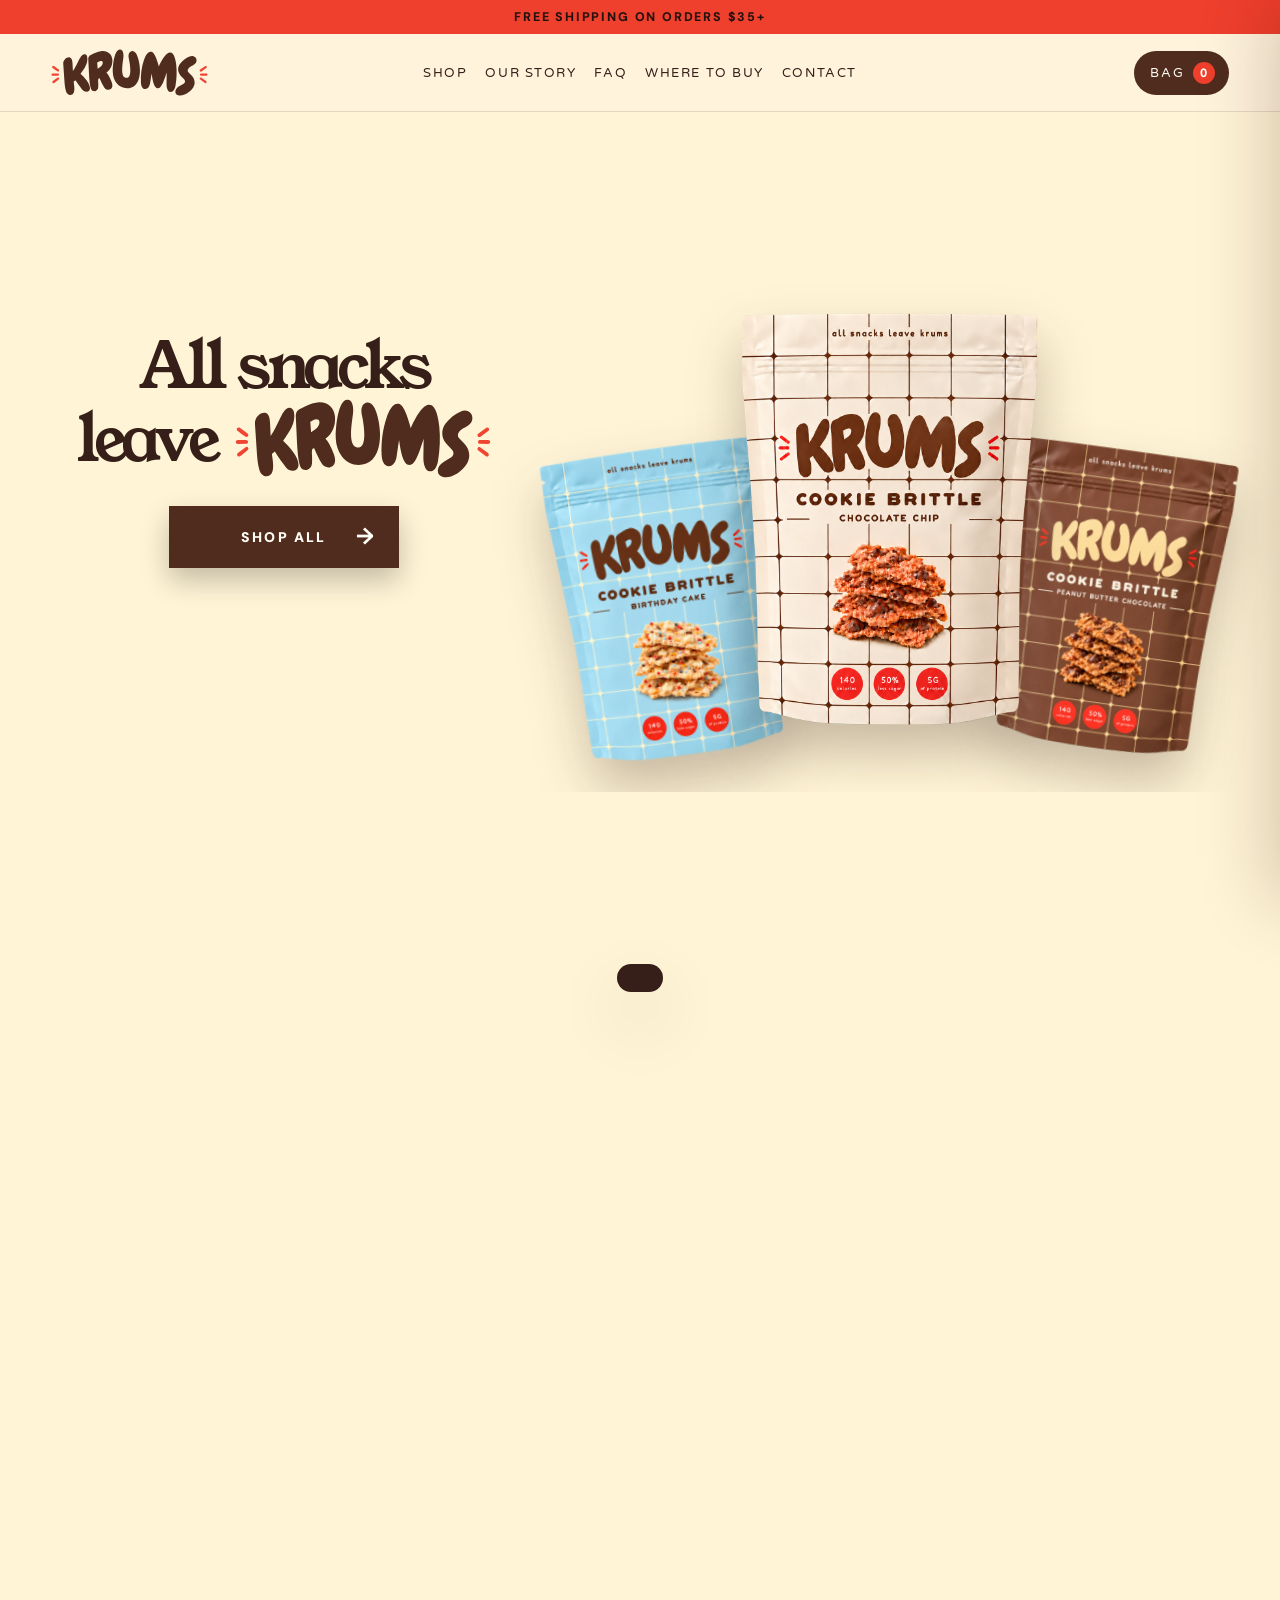
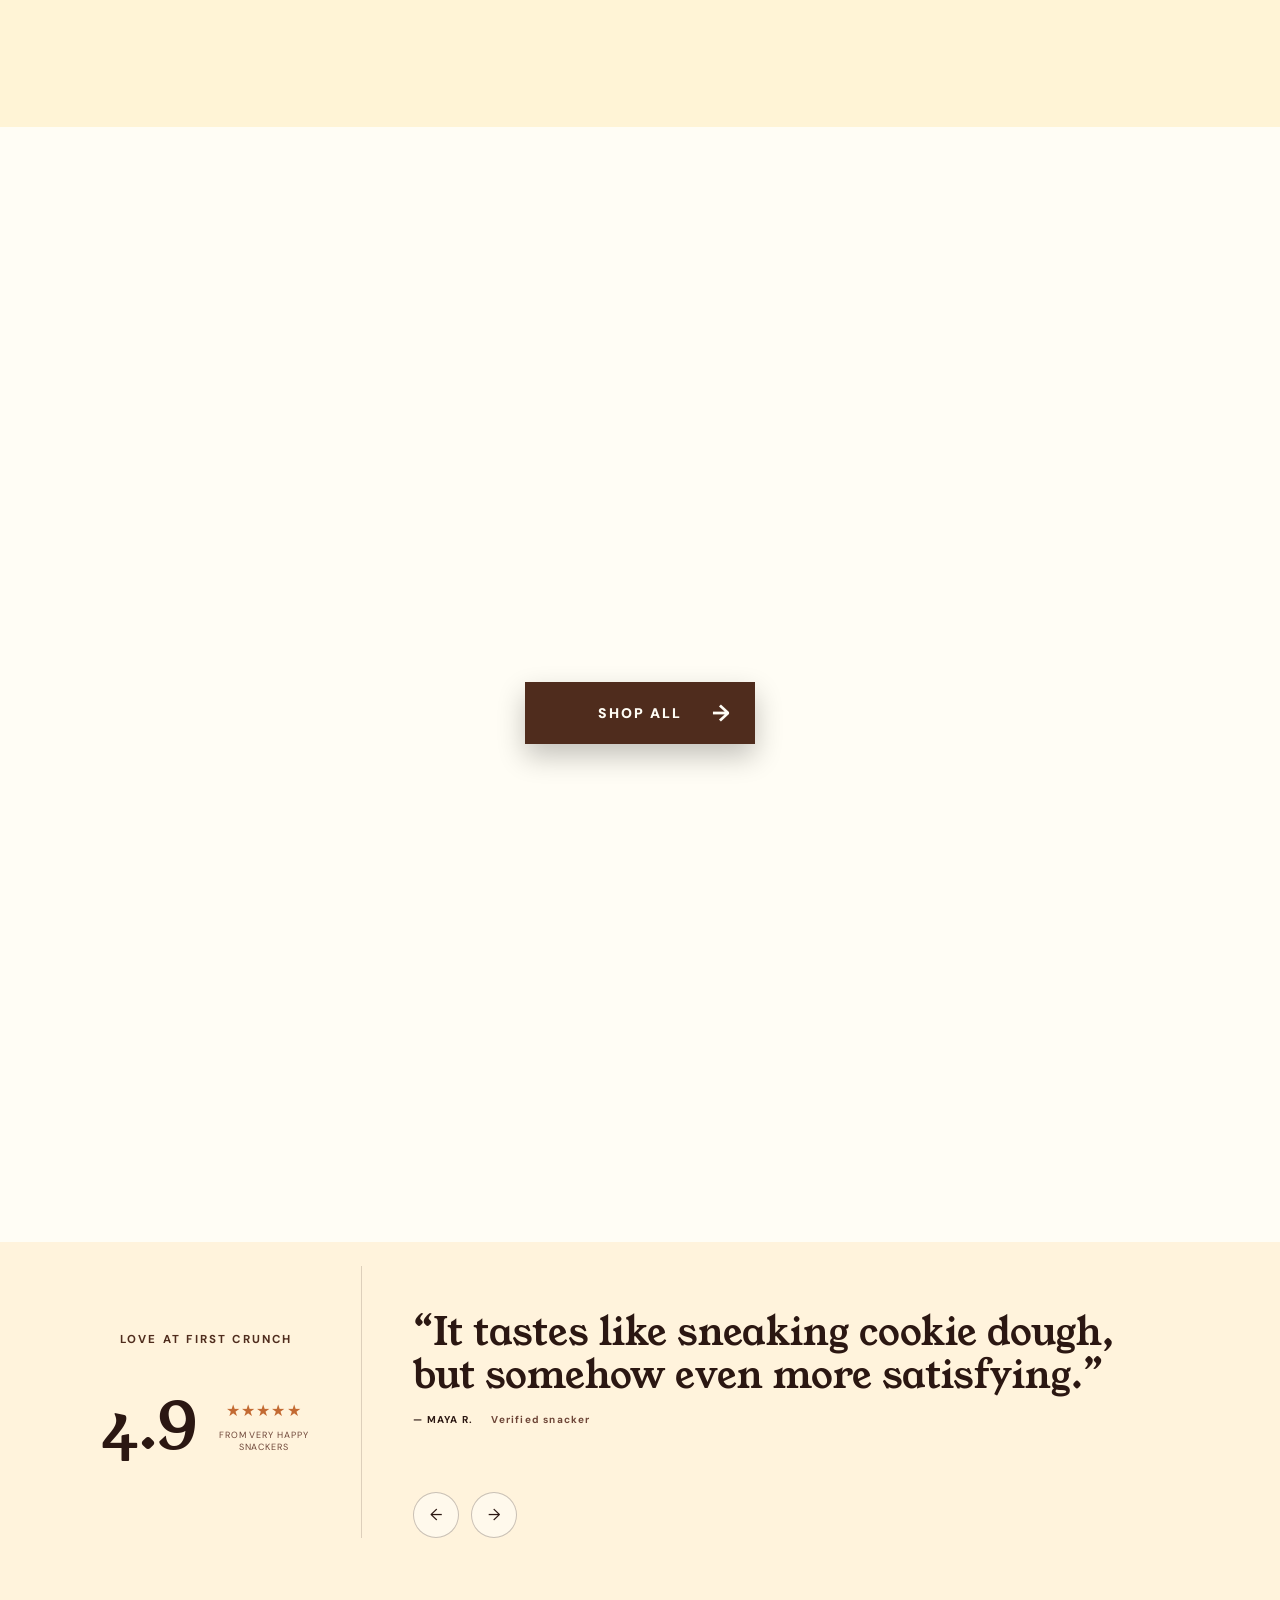
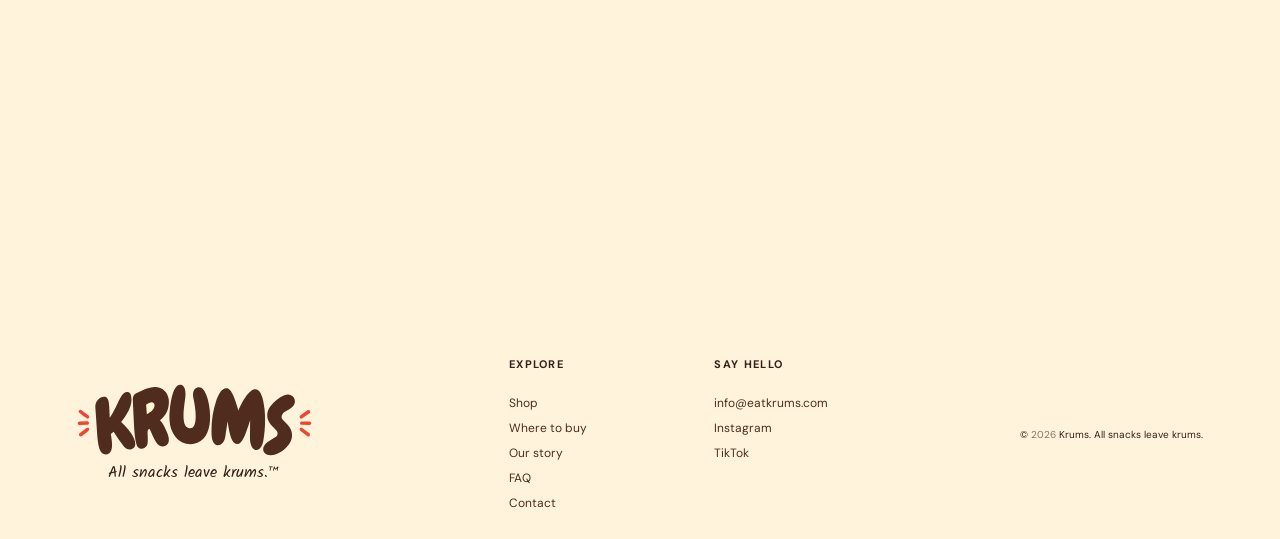
<file: index.html>
<!doctype html>
<html lang="en">
<head>
  <meta charset="UTF-8" />
  <meta name="viewport" content="width=device-width, initial-scale=1.0" />
  <meta name="theme-color" content="#FFF4D6" />
  <link rel="icon" type="image/svg+xml" href="assets/k-logo.svg" />
  <meta name="description" content="Krums — thin, crispy cookie brittle with big flavor and satisfying crunch." />
  <title>Krums — All Snacks Leave Krums</title>
  <link rel="preconnect" href="https://fonts.googleapis.com" />
  <link rel="preconnect" href="https://fonts.gstatic.com" crossorigin />
  <link href="https://fonts.googleapis.com/css2?family=DM+Sans:wght@400;500;600;700;800&family=Kalam:wght@400;700&family=Nunito:wght@400;600;700;800;900&family=Varela+Round&family=Young+Serif&display=swap" rel="stylesheet" />
  <link rel="stylesheet" href="styles.css?v=20261016-hero-pouches" />
</head>
<body class="home-page">
  <a class="skip-link" href="#main">Skip to content</a>
  <div class="page-loader" id="page-loader" aria-hidden="true"><img class="krums-monogram" src="assets/k-logo.svg" alt="" /><span>Leaving a few krums…</span></div>

  <div class="announcement">
    <p id="announcement-copy">Free shipping on orders $35+</p>
  </div>

  <header class="site-header" id="site-header">
    <button class="menu-toggle" id="menu-toggle" aria-label="Open menu" aria-controls="main-nav" aria-expanded="false"><span></span><span></span></button>
    <a class="brand" href="#top" aria-label="Krums home"><img class="brand-wordmark" src="assets/krums-logo.svg?v=20261016-logo" alt="Krums" /></a>
    <nav class="main-nav" id="main-nav" aria-label="Main navigation">
      <div class="nav-shop">
        <a class="nav-shop-trigger" href="shop.html" aria-haspopup="true" aria-expanded="false" aria-controls="shop-dropdown">Shop</a>
        <div class="shop-dropdown" id="shop-dropdown" aria-label="Shop Krums flavors">
          <div class="shop-dropdown-intro"><small>Pick your crunch</small><strong>Find your flavor.</strong><a class="shop-dropdown-all" href="shop.html">Shop all <span aria-hidden="true">→</span></a></div>
          <div class="shop-dropdown-row">
            <a class="shop-dropdown-product shop-dropdown-product--chocolate" href="product.html?flavor=chocolate-chip"><img src="assets/pouch-chocolate-chip.png" alt="" /><span><small>Cookie brittle</small><b>Chocolate Chip</b></span></a>
            <a class="shop-dropdown-product shop-dropdown-product--peanut" href="product.html?flavor=peanut-butter-chocolate"><img src="assets/pouch-peanut-butter-chocolate.png" alt="" /><span><small>Cookie brittle</small><b>Peanut Butter Chocolate</b></span></a>
            <a class="shop-dropdown-product shop-dropdown-product--birthday" href="product.html?flavor=birthday-cake"><img src="assets/pouch-birthday-cake.png" alt="" /><span><small>Cookie brittle</small><b>Birthday Cake</b></span></a>
          </div>
        </div>
      </div><a href="#story">Our story</a><a href="#faq">FAQ</a><a href="where-to-buy.html">Where to buy</a><a href="contact.html">Contact</a>
    </nav>
    <button class="bag-button" id="open-cart" aria-label="Open snack bag">Bag <span id="cart-count">0</span></button>
  </header>

  <main id="main">
    <section class="hero hero-launch" id="top">
      <picture class="hero-backdrop">
        <source media="(max-width: 768px)" type="image/webp" srcset="assets/hero-bg-mobile.webp?v=20261014-v2" />
        <source media="(max-width: 768px)" type="image/jpeg" srcset="assets/hero-bg-mobile.jpg?v=20261014-v2" />
        <source type="image/avif" srcset="assets/hero-bg-640.avif 640w, assets/hero-bg-1100.avif 1100w, assets/hero-bg-1672.avif 1672w" sizes="100vw" />
        <source type="image/webp" srcset="assets/hero-bg-640.webp 640w, assets/hero-bg-1100.webp 1100w, assets/hero-bg-1672.webp 1672w" sizes="100vw" />
        <img src="assets/hero-bg-1100.jpg" srcset="assets/hero-bg-640.jpg 640w, assets/hero-bg-1100.jpg 1100w, assets/hero-bg-1672.jpg 1672w" sizes="100vw" alt="" width="1672" height="941" decoding="async" fetchpriority="high" />
      </picture>
      <div class="hero-launch-copy">
        <h1><span>All snacks</span><span class="hero-launch-lockup">leave <span class="hero-launch-logo"><img src="assets/krums-logo.svg?v=20261016-logo" alt="Krums" /></span></span></h1>
        <a class="hero-launch-cta" href="shop.html"><span>Shop All</span><b aria-hidden="true">→</b></a>
      </div>
      <div class="hero-launch-products" aria-label="Krums flavors">
        <div class="hero-launch-pack hero-launch-pack-birthday">
          <img src="assets/pouch-birthday-cake.png" alt="Birthday Cake Krums cookie brittle pouch" />
        </div>
        <a class="hero-launch-pack hero-launch-pack-chocolate" href="product.html?flavor=chocolate-chip" aria-label="Shop Chocolate Chip"><img src="assets/pouch-chocolate-chip.png" alt="Chocolate Chip Krums cookie brittle pouch" /></a>
        <a class="hero-launch-pack hero-launch-pack-peanut" href="product.html?flavor=peanut-butter-chocolate" aria-label="Shop Peanut Butter Chocolate"><img src="assets/pouch-peanut-butter-chocolate.png" alt="Peanut Butter Chocolate Krums cookie brittle pouch" /></a>
      </div>
    </section>

    <section class="why why-standards" id="why">
      <div class="why-standards-inner reveal">
        <h2 class="why-section-title">Why Krums?</h2>
        <p class="why-section-sub" id="krums-difference-title">The Krums difference</p>
        <section class="krums-comparison" aria-labelledby="krums-difference-title">
          <div class="krums-comparison-table-wrap">
            <table class="krums-comparison-table">
              <thead>
                <tr>
                  <th scope="col">Benefits</th>
                  <th scope="col"><img src="assets/krums-logo.svg?v=20261016-logo" alt="Krums" /></th>
                  <th scope="col">Typical cookie</th>
                </tr>
              </thead>
              <tbody>
                <tr>
                  <th scope="row">Crispy / crunchy texture</th>
                  <td><span class="comparison-yes" aria-label="Yes, thin and crispy brittle">&#10003;</span></td>
                  <td><span class="comparison-no" aria-label="No, soft or chewy">&times;</span></td>
                </tr>
                <tr>
                  <th scope="row">Thin brittle format</th>
                  <td><span class="comparison-yes" aria-label="Yes">&#10003;</span></td>
                  <td><span class="comparison-no" aria-label="No">&times;</span></td>
                </tr>
                <tr>
                  <th scope="row">Snackable, break-off pieces</th>
                  <td><span class="comparison-yes" aria-label="Yes">&#10003;</span></td>
                  <td><span class="comparison-no" aria-label="No">&times;</span></td>
                </tr>
                <tr>
                  <th scope="row">Low sugar</th>
                  <td><span class="comparison-yes" aria-label="Yes, 3 grams of sugar">&#10003;</span></td>
                  <td><span class="comparison-no" aria-label="No">&times;</span></td>
                </tr>
                <tr>
                  <th scope="row">Fewer calories per serving</th>
                  <td><span class="comparison-yes" aria-label="Yes, 130 calories">&#10003;</span></td>
                  <td><span class="comparison-no" aria-label="No">&times;</span></td>
                </tr>
                <tr>
                  <th scope="row">No artificial flavors</th>
                  <td><span class="comparison-yes" aria-label="Yes">&#10003;</span></td>
                  <td><span class="comparison-no" aria-label="Often not">&times;</span></td>
                </tr>
                <tr>
                  <th scope="row">No artificial colors</th>
                  <td><span class="comparison-yes" aria-label="Yes">&#10003;</span></td>
                  <td><span class="comparison-no" aria-label="No">&times;</span></td>
                </tr>
                <tr>
                  <th scope="row">No preservatives</th>
                  <td><span class="comparison-yes" aria-label="Yes">&#10003;</span></td>
                  <td><span class="comparison-no" aria-label="No">&times;</span></td>
                </tr>
              </tbody>
            </table>
          </div>
        </section>
      </div>
    </section>

    <section class="flavor-trail content-trail" id="trail" aria-labelledby="trail-title">
      <header class="trail-gallery-heading reveal">
        <h2 id="trail-title">Follow the Flavor Trail</h2>
        <span>Behind the bags, everyday crunches, and every new Krums drop.</span>
      </header>
      <div class="trail-video-grid" aria-label="Krums videos">
        <article class="trail-video-card reveal">
          <img src="assets/moment-krums-desk.png" alt="Krums snack beside a desk setup" loading="lazy" />
          <div class="trail-video-overlay"><span class="trail-play" aria-hidden="true">▶</span><strong>Desk Drawer Crunch</strong></div>
        </article>
        <article class="trail-video-card reveal" data-delay="70">
          <img src="assets/moment-krums-road-trip.png" alt="Krums snack ready for a road trip" loading="lazy" />
          <div class="trail-video-overlay"><span class="trail-play" aria-hidden="true">▶</span><strong>Road Trip Krums</strong></div>
        </article>
        <article class="trail-video-card reveal" data-delay="140">
          <img src="assets/moment-krums-cozy.png" alt="Krums snack in a cozy setting" loading="lazy" />
          <div class="trail-video-overlay"><span class="trail-play" aria-hidden="true">▶</span><strong>Cozy Snack Break</strong></div>
        </article>
        <article class="trail-video-card trail-video-pack reveal" data-delay="210">
          <img src="assets/pouch-birthday-cake.png" alt="Birthday Cake Krums cookie brittle pouch" loading="lazy" />
          <div class="trail-video-overlay"><span class="trail-play" aria-hidden="true">▶</span><strong>Birthday Cake Drop</strong></div>
        </article>
        <article class="trail-video-card trail-video-pack reveal" data-delay="280">
          <img src="assets/pouch-peanut-butter-chocolate.png" alt="Peanut Butter Chocolate Krums cookie brittle pouch" loading="lazy" />
          <div class="trail-video-overlay"><span class="trail-play" aria-hidden="true">▶</span><strong>Peanut Butter Chocolate Drop</strong></div>
        </article>
      </div>
      <a class="hero-launch-cta trail-shop-all" href="shop.html"><span>Shop All</span><b aria-hidden="true">→</b></a>
    </section>

    <section class="origin-story" id="story">
      <div class="story-mascot-wrap reveal">
        <span class="story-crumbs" aria-hidden="true"><i></i><i></i><i></i><i></i><i></i></span>
        <img class="story-mascot" src="assets/mascot-full.svg?v=20261016" alt="Krums mascot" />
      </div>
      <div class="story-copy reveal">
        <p class="eyebrow"><span></span> Our story</p>
        <h2>A <strong>healthier</strong>, crispier way to snack.</h2>
        <p>Krums started in 2026 with one simple idea: cookies deserved a thinner, crispier and healthier way to snack. We make cookie brittle with thoughtfully chosen ingredients that taste exactly like a normal cookie with enough crunch to leave a trail.</p>
      </div>
    </section>

    <section class="social-proof">
      <div class="review-side"><p class="eyebrow light"><span></span> Love at first crunch</p><div class="review-score"><strong>4.9</strong><span>★★★★★<small>from very happy snackers</small></span></div></div>
      <div class="review-slider" id="review-slider"><article class="review active"><blockquote>“It tastes like sneaking cookie dough, but somehow even more satisfying.”</blockquote><p>— MAYA R. <span>Verified snacker</span></p></article><article class="review"><blockquote>“The crunch is unreal. Chocolate Chip disappeared before movie night started.”</blockquote><p>— ELLIE T. <span>Verified snacker</span></p></article><article class="review"><blockquote>“Peanut Butter Chocolate is the first bag everyone reaches for.”</blockquote><p>— CHRIS A. <span>Verified snacker</span></p></article><div class="review-controls"><button id="review-prev" aria-label="Previous review">←</button><button id="review-next" aria-label="Next review">→</button></div></div>
    </section>

    <section class="faq" id="faq">
      <div class="faq-heading reveal"><h2>Questions?<span>We’ve got krums.</span></h2></div>
      <div class="faq-list reveal"><details><summary>What exactly are Krums?<span>+</span></summary><div class="faq-answer"><div><p>Krums are thin, crispy cookie brittle—the flavor of a cookie with the snap of a chip.</p></div></div></details><details><summary>Are they made from cookie dough?<span>+</span></summary><div class="faq-answer"><div><p>Krums are baked for crunch and made as a ready-to-eat snack. Ingredient details are listed on each product page.</p></div></div></details><details><summary>Where can I buy them?<span>+</span></summary><div class="faq-answer"><div><p>Shop Chocolate Chip and Peanut Butter Chocolate online. Visit <a href="where-to-buy.html">where to buy</a> for retail-launch updates.</p></div></div></details><details><summary>Do you ship nationwide?<span>+</span></summary><div class="faq-answer"><div><p>Nationwide shipping is the plan. Exact regions and timing will be confirmed at launch.</p></div></div></details></div>
    </section>
  </main>

  <footer><div class="footer-brand"><img class="footer-wordmark" src="assets/krums-logo.svg?v=20261016-logo" alt="Krums" /><p>All snacks leave krums.™</p></div><div><h3>Explore</h3><a href="shop.html">Shop</a><a href="where-to-buy.html">Where to buy</a><a href="#story">Our story</a><a href="#faq">FAQ</a><a href="contact.html">Contact</a></div><div><h3>Say hello</h3><a href="mailto:info@eatkrums.com">info@eatkrums.com</a><a href="https://www.instagram.com/eatkrums/" target="_blank" rel="noopener noreferrer">Instagram</a><a href="https://www.tiktok.com/@eatkrums" target="_blank" rel="noopener noreferrer">TikTok</a></div><p class="footer-legal">© <span id="year"></span> Krums. All snacks leave krums.</p></footer>

  <div class="scrim" id="scrim" hidden></div>
  <aside class="cart-drawer" id="cart-drawer" aria-hidden="true" aria-label="Shopping bag"><header><div><p class="eyebrow"><span></span> Your stash</p><h2>Snack bag <i id="cart-title-count">(0)</i></h2></div><button id="close-cart" aria-label="Close bag">×</button></header><div class="cart-progress"><p id="shipping-copy">You’re $35 away from free shipping</p><div><span id="shipping-bar"></span></div></div><div class="cart-items" id="cart-items"></div><div class="cart-empty" id="cart-empty"><img class="cart-mascot" src="assets/mascot-head.svg?v=20261016" alt="" /><h3>Your bag is hungry.</h3><p>Good news: joy is only one flavor away.</p><a href="shop.html" id="empty-shop">Find your crunch</a></div><footer id="cart-footer" hidden><div><span>Subtotal</span><strong id="cart-total">$0.00</strong></div><button class="button button-primary" id="checkout-button">Checkout</button><small>Taxes and shipping calculated at checkout. Payment connection coming next.</small></footer></aside>
  <div class="toast" id="toast" role="status" aria-live="polite"></div>
  <script src="script.js?v=20261016-popup-off"></script>
</body>
</html>
</file>
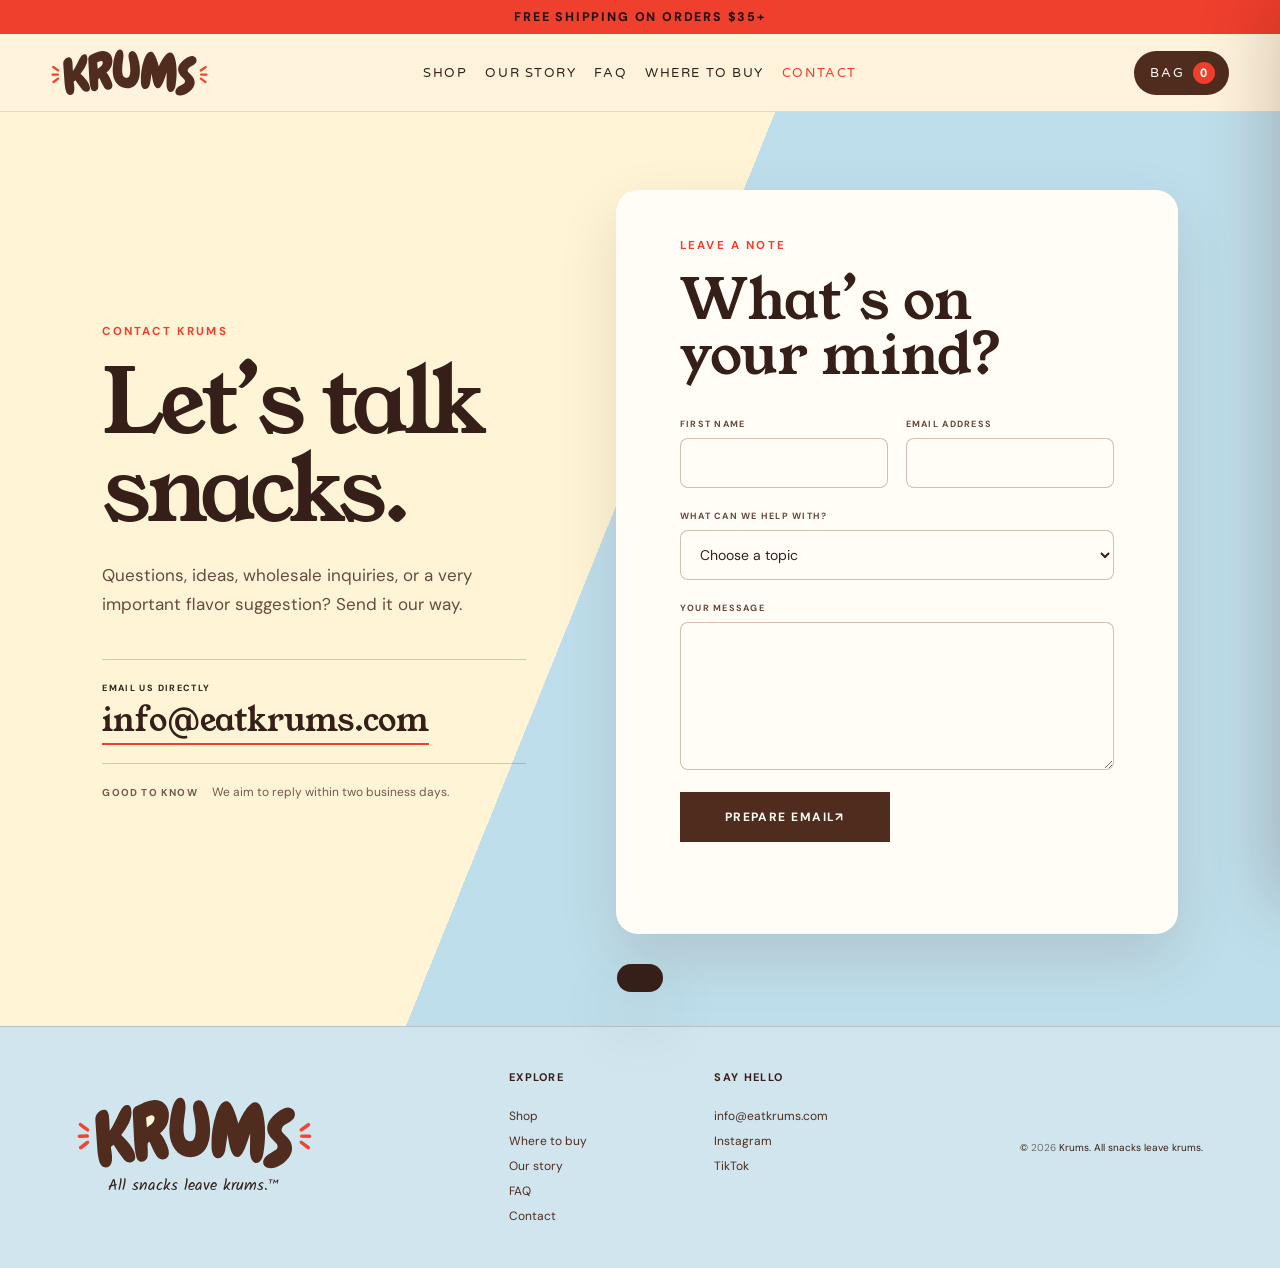
<file: contact.html>
<!doctype html>
<html lang="en">
<head>
  <meta charset="UTF-8" />
  <meta name="viewport" content="width=device-width, initial-scale=1.0" />
  <meta name="theme-color" content="#FFF4D6" />
  <link rel="icon" type="image/svg+xml" href="assets/k-logo.svg" />
  <meta name="description" content="Contact the Krums team about orders, wholesale, collaborations, or anything snack-related." />
  <title>Contact Krums</title>
  <link rel="preconnect" href="https://fonts.googleapis.com" />
  <link rel="preconnect" href="https://fonts.gstatic.com" crossorigin />
  <link href="https://fonts.googleapis.com/css2?family=DM+Sans:wght@400;500;600;700;800&family=Kalam:wght@400;700&family=Nunito:wght@400;600;700;800;900&family=Varela+Round&family=Young+Serif&display=swap" rel="stylesheet" />
  <link rel="stylesheet" href="styles.css?v=20261016-hero-pouches" />
</head>
<body class="contact-body">
  <a class="skip-link" href="#main">Skip to content</a>
  <div class="announcement">
    <p id="announcement-copy">Free shipping on orders $35+</p>
  </div>

  <header class="site-header" id="site-header">
    <button class="menu-toggle" id="menu-toggle" aria-label="Open menu" aria-controls="main-nav" aria-expanded="false"><span></span><span></span></button>
    <a class="brand" href="index.html" aria-label="Krums home"><img class="brand-wordmark" src="assets/krums-logo.svg?v=20261016-logo" alt="Krums" /></a>
    <nav class="main-nav" id="main-nav" aria-label="Main navigation">
      <div class="nav-shop">
        <a class="nav-shop-trigger" href="shop.html" aria-haspopup="true" aria-expanded="false" aria-controls="shop-dropdown">Shop</a>
        <div class="shop-dropdown" id="shop-dropdown" aria-label="Shop Krums flavors">
          <div class="shop-dropdown-intro"><small>Pick your crunch</small><strong>Find your flavor.</strong><a class="shop-dropdown-all" href="shop.html">Shop all <span aria-hidden="true">→</span></a></div>
          <div class="shop-dropdown-row">
            <a class="shop-dropdown-product shop-dropdown-product--chocolate" href="product.html?flavor=chocolate-chip"><img src="assets/pouch-chocolate-chip.png" alt="" /><span><small>Cookie brittle</small><b>Chocolate Chip</b></span></a>
            <a class="shop-dropdown-product shop-dropdown-product--peanut" href="product.html?flavor=peanut-butter-chocolate"><img src="assets/pouch-peanut-butter-chocolate.png" alt="" /><span><small>Cookie brittle</small><b>Peanut Butter Chocolate</b></span></a>
            <a class="shop-dropdown-product shop-dropdown-product--birthday" href="product.html?flavor=birthday-cake"><img src="assets/pouch-birthday-cake.png" alt="" /><span><small>Cookie brittle</small><b>Birthday Cake</b></span></a>
          </div>
        </div>
      </div><a href="index.html#story">Our story</a><a href="index.html#faq">FAQ</a><a href="where-to-buy.html">Where to buy</a><a href="contact.html" aria-current="page">Contact</a>
    </nav>
    <button class="bag-button" id="open-cart" aria-label="Open snack bag">Bag <span id="cart-count">0</span></button>
  </header>

  <main id="main">
    <section class="contact-page">
      <div class="contact-intro reveal">
        <p class="eyebrow"><span></span> Contact Krums</p>
        <h1>Let’s talk snacks.</h1>
        <p>Questions, ideas, wholesale inquiries, or a very important flavor suggestion? Send it our way.</p>
        <div class="contact-direct">
          <span>Email us directly</span>
          <a href="mailto:info@eatkrums.com">info@eatkrums.com</a>
        </div>
        <div class="contact-note"><b>Good to know</b><p>We aim to reply within two business days.</p></div>
      </div>

      <div class="contact-form-card reveal" data-delay="120" id="contact-form-card">
        <p class="eyebrow"><span></span> Leave a note</p>
        <h2>What’s on your mind?</h2>
        <form id="contact-form">
          <div class="contact-field-row">
            <label>First name<input id="contact-name" name="name" type="text" autocomplete="given-name" required /></label>
            <label>Email address<input id="contact-email" name="email" type="email" autocomplete="email" required /></label>
          </div>
          <label>What can we help with?
            <select id="contact-topic" name="topic" required>
              <option value="" selected disabled>Choose a topic</option>
              <option>Order question</option>
              <option>Wholesale or retail</option>
              <option>Press or collaboration</option>
              <option>Flavor suggestion</option>
              <option>Something else</option>
            </select>
          </label>
          <label>Your message<textarea id="contact-message" name="message" rows="6" required></textarea></label>
          <button class="button button-primary" type="submit">Prepare email <span aria-hidden="true">↗</span></button>
          <p class="contact-status" id="contact-status" aria-live="polite"></p>
        </form>
      </div>
    </section>
  </main>

  <footer><div class="footer-brand"><img class="footer-wordmark" src="assets/krums-logo.svg?v=20261016-logo" alt="Krums" /><p>All snacks leave krums.™</p></div><div><h3>Explore</h3><a href="shop.html">Shop</a><a href="where-to-buy.html">Where to buy</a><a href="index.html#story">Our story</a><a href="index.html#faq">FAQ</a><a href="contact.html">Contact</a></div><div><h3>Say hello</h3><a href="mailto:info@eatkrums.com">info@eatkrums.com</a><a href="https://www.instagram.com/eatkrums/" target="_blank" rel="noopener noreferrer">Instagram</a><a href="https://www.tiktok.com/@eatkrums" target="_blank" rel="noopener noreferrer">TikTok</a></div><p class="footer-legal">© <span id="year"></span> Krums. All snacks leave krums.</p></footer>

  <div class="scrim" id="scrim" hidden></div>
  <aside class="cart-drawer" id="cart-drawer" aria-hidden="true" aria-label="Shopping bag"><header><div><p class="eyebrow"><span></span> Your stash</p><h2>Snack bag <i id="cart-title-count">(0)</i></h2></div><button id="close-cart" aria-label="Close bag">×</button></header><div class="cart-progress"><p id="shipping-copy">You’re $35 away from free shipping</p><div><span id="shipping-bar"></span></div></div><div class="cart-items" id="cart-items"></div><div class="cart-empty" id="cart-empty"><img class="cart-mascot" src="assets/mascot-head.svg?v=20261016" alt="" /><h3>Your bag is hungry.</h3><p>Good news: joy is only one flavor away.</p><a href="shop.html" id="empty-shop">Find your crunch</a></div><footer id="cart-footer" hidden><div><span>Subtotal</span><strong id="cart-total">$0.00</strong></div><button class="button button-primary" id="checkout-button">Checkout</button><small>Taxes and shipping calculated at checkout. Payment connection coming next.</small></footer></aside>
  <div class="toast" id="toast" role="status" aria-live="polite"></div>
  <script src="script.js?v=20261016-popup-off"></script>
</body>
</html>
</file>
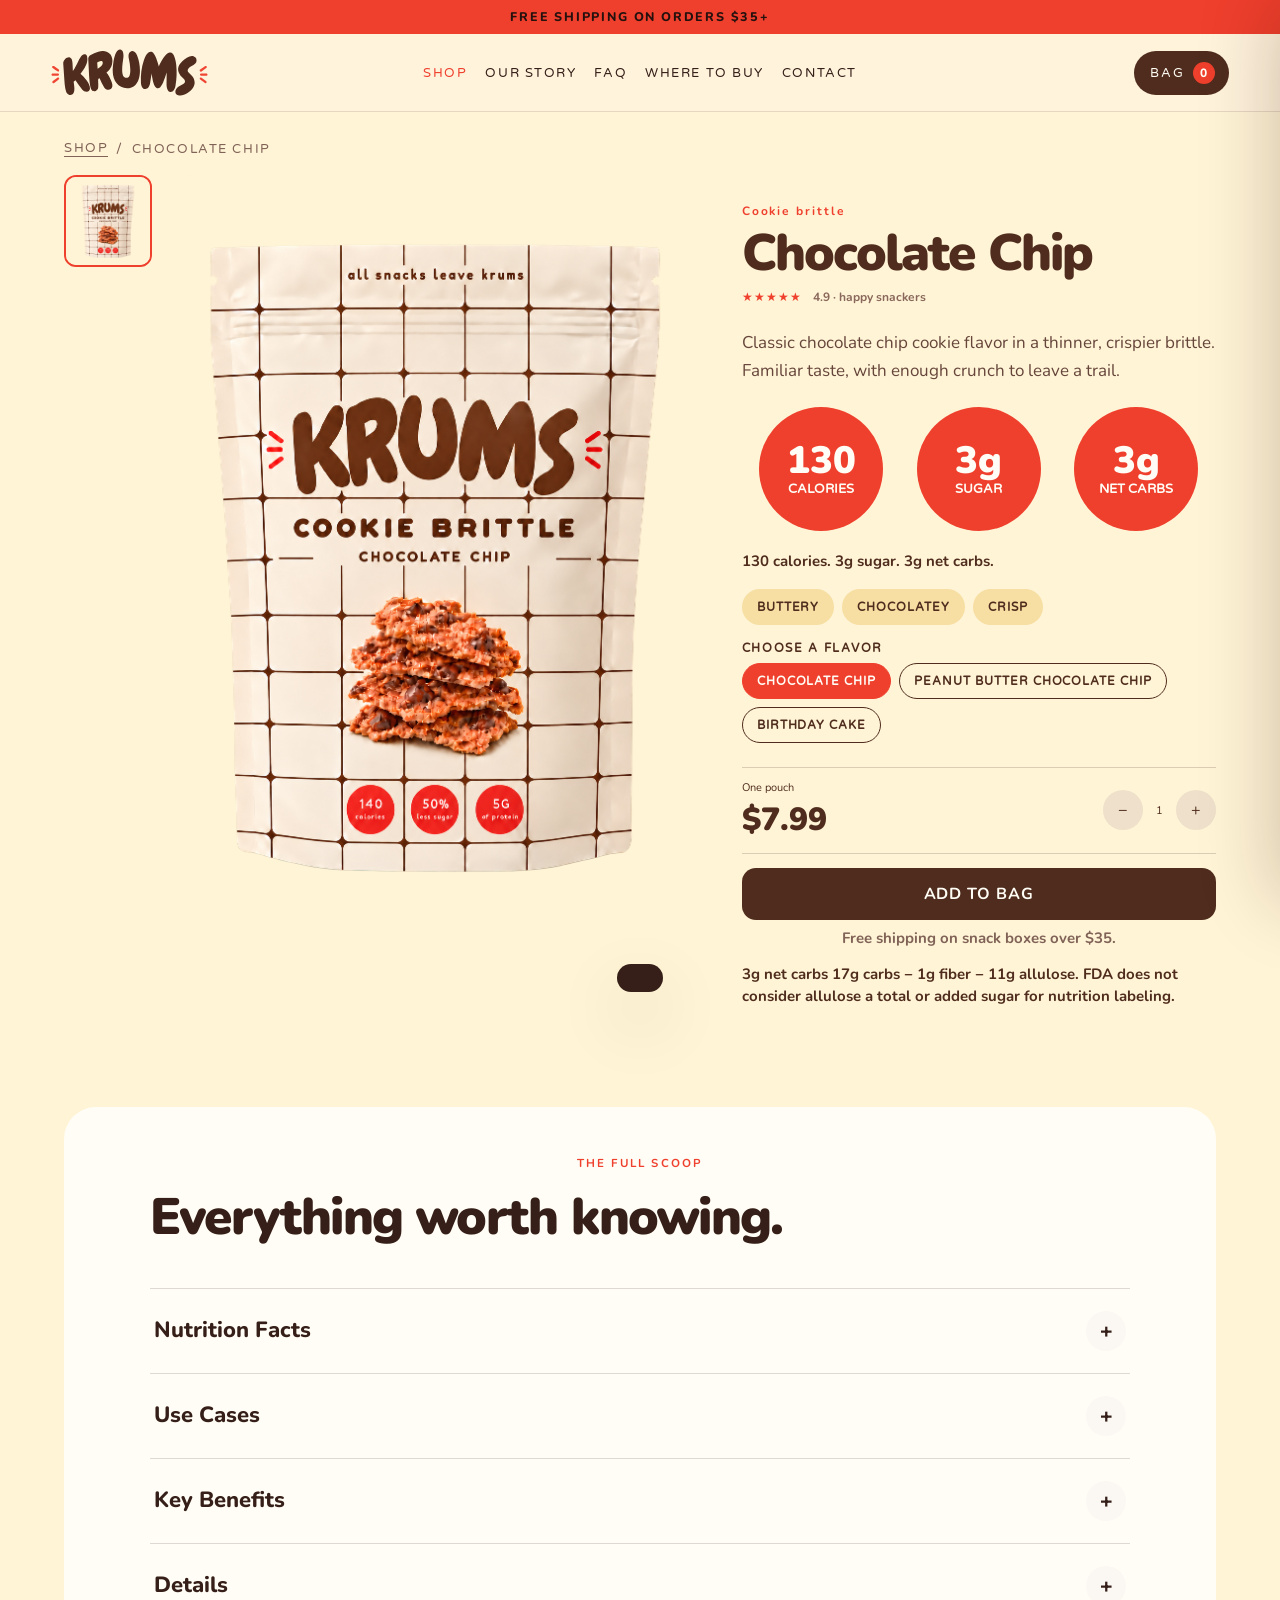
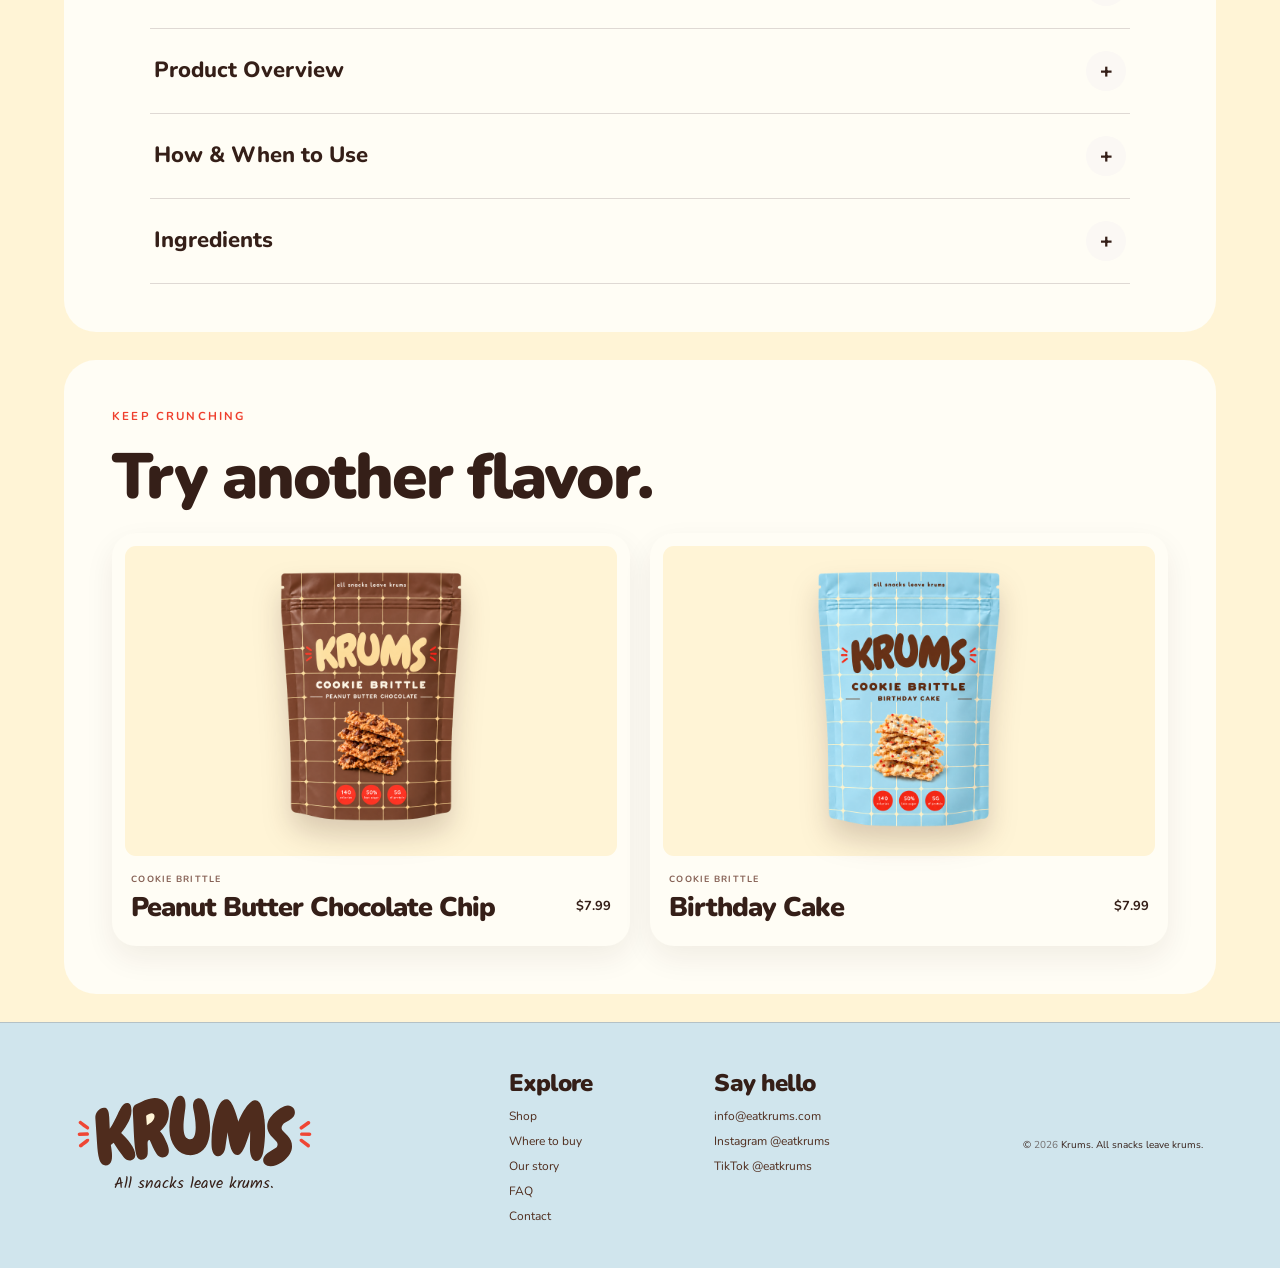
<file: product.html>
<!doctype html>
<html lang="en">
<head>
  <meta charset="UTF-8" />
  <meta name="viewport" content="width=device-width, initial-scale=1.0" />
  <meta name="theme-color" content="#FFF4D6" />
  <link rel="icon" type="image/svg+xml" href="assets/k-logo.svg" />
  <meta name="description" content="Explore a Krums cookie brittle flavor." id="page-description" />
  <title>Krums Product</title>
  <link rel="preconnect" href="https://fonts.googleapis.com" />
  <link rel="preconnect" href="https://fonts.gstatic.com" crossorigin />
  <link href="https://fonts.googleapis.com/css2?family=DM+Sans:wght@400;500;600;700;800&family=Kalam:wght@400;700&family=Nunito:wght@400;600;700;800;900&family=Varela+Round&family=Young+Serif&display=swap" rel="stylesheet" />
  <link rel="stylesheet" href="styles.css?v=20261016-hero-pouches" />
</head>
<body class="product-page">
  <a class="skip-link" href="#main">Skip to content</a>

  <div class="announcement">
    <p id="announcement-copy">Free shipping on orders $35+</p>
  </div>

  <header class="site-header" id="site-header">
    <button class="menu-toggle" id="menu-toggle" aria-label="Open menu" aria-controls="main-nav" aria-expanded="false"><span></span><span></span></button>
    <a class="brand" href="index.html" aria-label="Krums home"><img class="brand-wordmark" src="assets/krums-logo.svg?v=20261016-logo" alt="Krums" /></a>
    <nav class="main-nav" id="main-nav" aria-label="Main navigation">
      <div class="nav-shop">
        <a class="nav-shop-trigger" href="shop.html" aria-current="page" aria-haspopup="true" aria-expanded="false" aria-controls="shop-dropdown">Shop</a>
        <div class="shop-dropdown" id="shop-dropdown" aria-label="Shop Krums flavors">
          <div class="shop-dropdown-intro"><small>Pick your crunch</small><strong>Find your flavor.</strong><a class="shop-dropdown-all" href="shop.html">Shop all <span aria-hidden="true">→</span></a></div>
          <div class="shop-dropdown-row">
            <a class="shop-dropdown-product shop-dropdown-product--chocolate" href="product.html?flavor=chocolate-chip"><img src="assets/pouch-chocolate-chip.png" alt="" /><span><small>Cookie brittle</small><b>Chocolate Chip</b></span></a>
            <a class="shop-dropdown-product shop-dropdown-product--peanut" href="product.html?flavor=peanut-butter-chocolate"><img src="assets/pouch-peanut-butter-chocolate.png" alt="" /><span><small>Cookie brittle</small><b>Peanut Butter Chocolate</b></span></a>
            <a class="shop-dropdown-product shop-dropdown-product--birthday" href="product.html?flavor=birthday-cake"><img src="assets/pouch-birthday-cake.png" alt="" /><span><small>Cookie brittle</small><b>Birthday Cake</b></span></a>
          </div>
        </div>
      </div>
      <a href="index.html#story">Our story</a>
      <a href="index.html#faq">FAQ</a>
      <a href="where-to-buy.html">Where to buy</a>
      <a href="contact.html">Contact</a>
    </nav>
    <button class="bag-button" id="open-cart" aria-label="Open snack bag">Bag <span id="cart-count">0</span></button>
  </header>

  <main id="main">
    <section class="product-detail flavor-theme" id="product-detail" data-theme="chocolate-chip">
      <nav class="product-breadcrumb" aria-label="Breadcrumb"><a href="shop.html">Shop</a><span aria-hidden="true">/</span><span id="product-breadcrumb">Chocolate Chip</span></nav>
      <div class="product-detail-grid">
        <div class="product-gallery" aria-label="Product images">
          <div class="product-thumbnails" id="product-thumbnails" aria-label="Choose a product image"></div>
          <div class="product-main-media" id="product-main-media">
            <img id="product-main-image" src="assets/pouch-chocolate-chip.png" alt="Chocolate Chip Krums cookie brittle pouch" />
            <button class="gallery-arrow gallery-prev" data-gallery-step="-1" aria-label="Previous product image">←</button>
            <button class="gallery-arrow gallery-next" data-gallery-step="1" aria-label="Next product image">→</button>
            <span class="gallery-count" id="gallery-count">1 / 1</span>
          </div>
        </div>

        <aside class="product-buy-panel">
          <p class="product-kicker" id="detail-kicker">Cookie brittle</p>
          <h1 id="detail-name">Chocolate Chip</h1>
          <p class="stars" aria-label="Rated 4.9 out of 5">★★★★★ <span>4.9 · happy snackers</span></p>
          <p class="product-description" id="detail-description">Classic chocolate chip cookie flavor in a thinner, crispier brittle. Familiar taste, with enough crunch to leave a trail.</p>
          <div class="detail-metrics" id="detail-metrics"></div>
          <p class="stat-plain">130 calories. 3g sugar. 3g net carbs.</p>
          <div class="taste-notes" id="detail-taste-notes"></div>

          <div class="detail-flavor-picker">
            <p>Choose a flavor</p>
            <div id="detail-flavors"></div>
          </div>

          <div class="purchase-row detail-purchase-row">
            <div><span id="detail-size">One pouch</span><strong id="product-price">$7.99</strong></div>
            <div class="quantity"><button data-main-qty="-1" aria-label="Decrease quantity">−</button><span id="main-qty">1</span><button data-main-qty="1" aria-label="Increase quantity">+</button></div>
          </div>
          <button class="button button-primary add-main" id="add-main">Add to bag</button>
          <p class="detail-shipping-note">Free shipping on snack boxes over $35.</p>
          <p class="net-carbs"><strong>3g net carbs</strong> <span>17g carbs − 1g fiber − 11g allulose. FDA does not consider allulose a total or added sugar for nutrition labeling.</span></p>
        </aside>
      </div>
    </section>

    <section class="product-information" aria-labelledby="information-title">
      <p class="eyebrow"><span></span> The full scoop</p>
      <h2 id="information-title">Everything worth knowing.</h2>
      <div class="product-accordions" id="product-accordions"></div>
    </section>

    <section class="related-products">
      <div class="shop-heading"><p class="eyebrow"><span></span> Keep crunching</p><h2>Try another flavor.</h2></div>
      <div class="related-grid" id="related-products"></div>
    </section>
  </main>

  <footer>
    <div class="footer-brand"><img class="footer-wordmark" src="assets/krums-logo.svg?v=20261016-logo" alt="Krums" /><p>All snacks leave krums.</p></div>
    <div><h2>Explore</h2><a href="shop.html">Shop</a><a href="where-to-buy.html">Where to buy</a><a href="index.html#story">Our story</a><a href="index.html#faq">FAQ</a><a href="contact.html">Contact</a></div>
    <div><h2>Say hello</h2><a href="mailto:info@eatkrums.com">info@eatkrums.com</a><a href="https://www.instagram.com/eatkrums/" target="_blank" rel="noopener noreferrer">Instagram @eatkrums</a><a href="https://www.tiktok.com/@eatkrums" target="_blank" rel="noopener noreferrer">TikTok @eatkrums</a></div>
    <p class="footer-legal">© <span id="year"></span> Krums. All snacks leave krums.</p>
  </footer>

  <div class="scrim" id="scrim" hidden></div>
  <aside class="cart-drawer" id="cart-drawer" aria-hidden="true" aria-label="Shopping bag">
    <header><div><p class="eyebrow"><span></span> Your stash</p><h2>Snack bag <i id="cart-title-count">(0)</i></h2></div><button id="close-cart" aria-label="Close bag">×</button></header>
    <div class="cart-progress"><p id="shipping-copy">You’re $35 away from free shipping</p><div><span id="shipping-bar"></span></div></div>
    <div class="cart-items" id="cart-items"></div>
    <div class="cart-empty" id="cart-empty"><img class="cart-mascot" src="assets/mascot-head.svg?v=20261016" alt="" /><h3>Your bag is hungry.</h3><p>Good news: joy is only one flavor away.</p><a href="shop.html" id="empty-shop">Find your crunch</a></div>
    <footer id="cart-footer" hidden><div><span>Subtotal</span><strong id="cart-total">$0.00</strong></div><button class="button button-primary" id="checkout-button">Checkout</button><small>Taxes and shipping calculated at checkout. Payment connection coming next.</small></footer>
  </aside>
  <div class="toast" id="toast" role="status" aria-live="polite"></div>
  <script src="script.js?v=20261016-popup-off"></script>
</body>
</html>
</file>
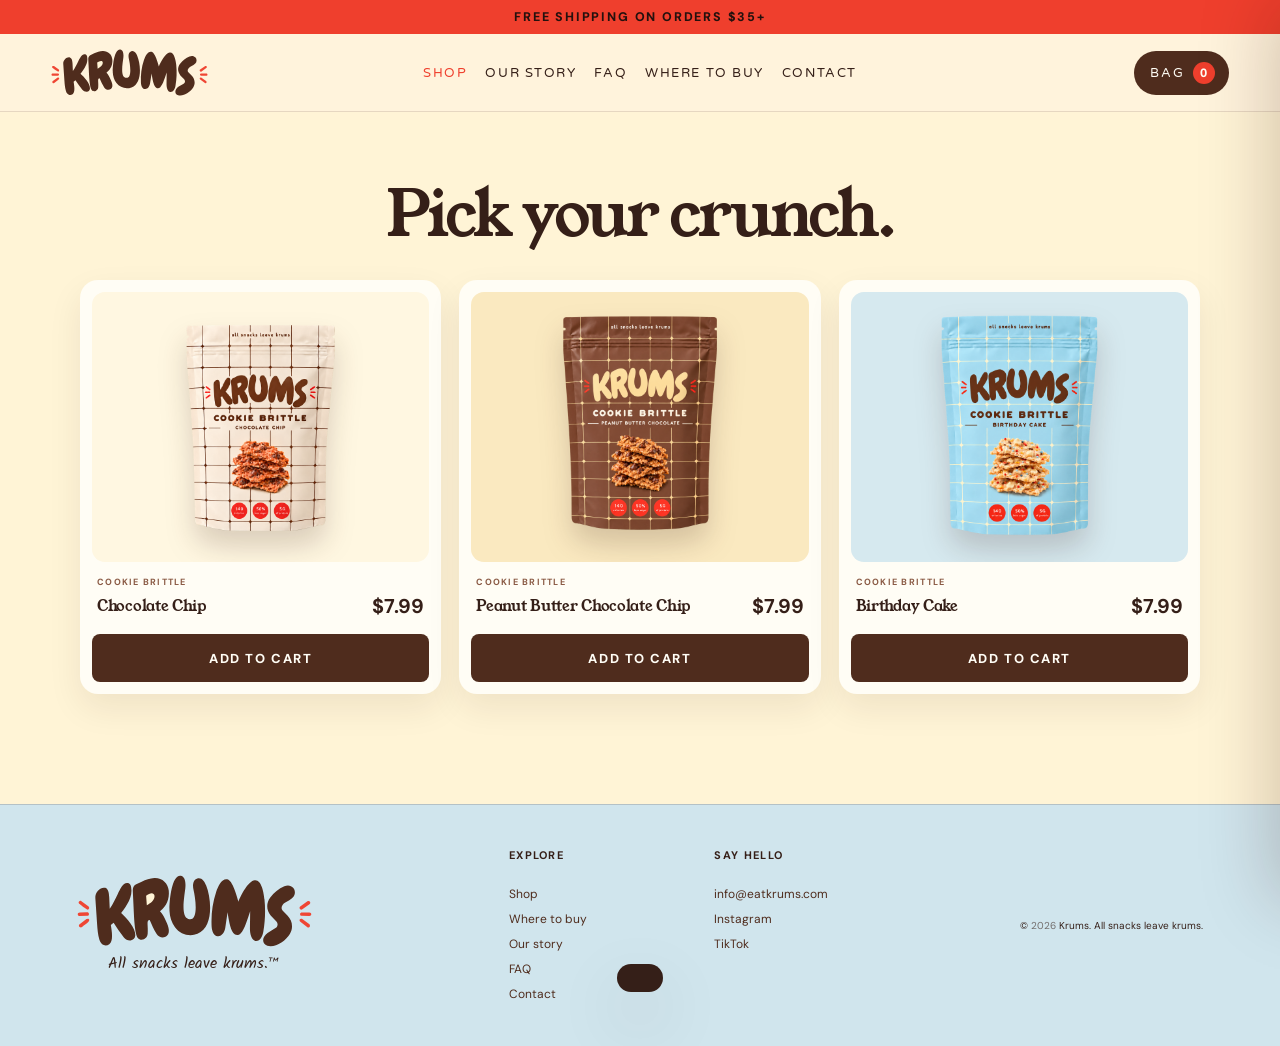
<file: shop.html>
<!doctype html>
<html lang="en">
<head>
  <meta charset="UTF-8" />
  <meta name="viewport" content="width=device-width, initial-scale=1.0" />
  <meta name="theme-color" content="#FFF4D6" />
  <link rel="icon" type="image/svg+xml" href="assets/k-logo.svg" />
  <meta name="description" content="Shop Krums cookie brittle. Chocolate Chip and Peanut Butter Chocolate are here." />
  <title>Shop Krums</title>
  <link rel="preconnect" href="https://fonts.googleapis.com" />
  <link rel="preconnect" href="https://fonts.gstatic.com" crossorigin />
  <link href="https://fonts.googleapis.com/css2?family=DM+Sans:wght@400;500;600;700;800&family=Kalam:wght@400;700&family=Nunito:wght@400;600;700;800;900&family=Varela+Round&family=Young+Serif&display=swap" rel="stylesheet" />
  <link rel="stylesheet" href="styles.css?v=20261016-hero-pouches" />
</head>
<body class="shop-page">
  <a class="skip-link" href="#main">Skip to content</a>
  <div class="page-loader" id="page-loader" aria-hidden="true"><img class="krums-monogram" src="assets/k-logo.svg" alt="" /><span>Stocking the snack shelf…</span></div>

  <div class="announcement">
    <p id="announcement-copy">Free shipping on orders $35+</p>
  </div>

  <header class="site-header" id="site-header">
    <button class="menu-toggle" id="menu-toggle" aria-label="Open menu" aria-controls="main-nav" aria-expanded="false"><span></span><span></span></button>
    <a class="brand" href="index.html" aria-label="Krums home"><img class="brand-wordmark" src="assets/krums-logo.svg?v=20261016-logo" alt="Krums" /></a>
    <nav class="main-nav" id="main-nav" aria-label="Main navigation">
      <div class="nav-shop">
        <a class="nav-shop-trigger" href="shop.html" aria-current="page" aria-haspopup="true" aria-expanded="false" aria-controls="shop-dropdown">Shop</a>
        <div class="shop-dropdown" id="shop-dropdown" aria-label="Shop Krums flavors">
          <div class="shop-dropdown-intro"><small>Pick your crunch</small><strong>Find your flavor.</strong><a class="shop-dropdown-all" href="shop.html">Shop all <span aria-hidden="true">→</span></a></div>
          <div class="shop-dropdown-row">
            <a class="shop-dropdown-product shop-dropdown-product--chocolate" href="product.html?flavor=chocolate-chip"><img src="assets/pouch-chocolate-chip.png" alt="" /><span><small>Cookie brittle</small><b>Chocolate Chip</b></span></a>
            <a class="shop-dropdown-product shop-dropdown-product--peanut" href="product.html?flavor=peanut-butter-chocolate"><img src="assets/pouch-peanut-butter-chocolate.png" alt="" /><span><small>Cookie brittle</small><b>Peanut Butter Chocolate</b></span></a>
            <a class="shop-dropdown-product shop-dropdown-product--birthday" href="product.html?flavor=birthday-cake"><img src="assets/pouch-birthday-cake.png" alt="" /><span><small>Cookie brittle</small><b>Birthday Cake</b></span></a>
          </div>
        </div>
      </div><a href="index.html#story">Our story</a><a href="index.html#faq">FAQ</a><a href="where-to-buy.html">Where to buy</a><a href="contact.html">Contact</a>
    </nav>
    <button class="bag-button" id="open-cart" aria-label="Open snack bag">Bag <span id="cart-count">0</span></button>
  </header>

  <main id="main">
    <section class="flavor-shop shop-catalog flavor-theme" id="shop" data-theme="chocolate-chip">
      <div class="shop-heading reveal"><h1>Pick your crunch.</h1></div>
      <div class="shop-grid" id="shop-grid" aria-label="All Krums products"></div>
    </section>
  </main>

  <footer><div class="footer-brand"><img class="footer-wordmark" src="assets/krums-logo.svg?v=20261016-logo" alt="Krums" /><p>All snacks leave krums.™</p></div><div><h3>Explore</h3><a href="shop.html">Shop</a><a href="where-to-buy.html">Where to buy</a><a href="index.html#story">Our story</a><a href="index.html#faq">FAQ</a><a href="contact.html">Contact</a></div><div><h3>Say hello</h3><a href="mailto:info@eatkrums.com">info@eatkrums.com</a><a href="https://www.instagram.com/eatkrums/" target="_blank" rel="noopener noreferrer">Instagram</a><a href="https://www.tiktok.com/@eatkrums" target="_blank" rel="noopener noreferrer">TikTok</a></div><p class="footer-legal">© <span id="year"></span> Krums. All snacks leave krums.</p></footer>

  <div class="scrim" id="scrim" hidden></div>
  <aside class="cart-drawer" id="cart-drawer" aria-hidden="true" aria-label="Shopping bag"><header><div><p class="eyebrow"><span></span> Your stash</p><h2>Snack bag <i id="cart-title-count">(0)</i></h2></div><button id="close-cart" aria-label="Close bag">×</button></header><div class="cart-progress"><p id="shipping-copy">You’re $35 away from free shipping</p><div><span id="shipping-bar"></span></div></div><div class="cart-items" id="cart-items"></div><div class="cart-empty" id="cart-empty"><img class="cart-mascot" src="assets/mascot-head.svg?v=20261016" alt="" /><h3>Your bag is hungry.</h3><p>Good news: joy is only one flavor away.</p><a href="#shop" id="empty-shop">Find your crunch</a></div><footer id="cart-footer" hidden><div><span>Subtotal</span><strong id="cart-total">$0.00</strong></div><button class="button button-primary" id="checkout-button">Checkout</button><small>Taxes and shipping calculated at checkout. Payment connection coming next.</small></footer></aside>
  <div class="toast" id="toast" role="status" aria-live="polite"></div>
  <script src="script.js?v=20261016-popup-off"></script>
</body>
</html>
</file>
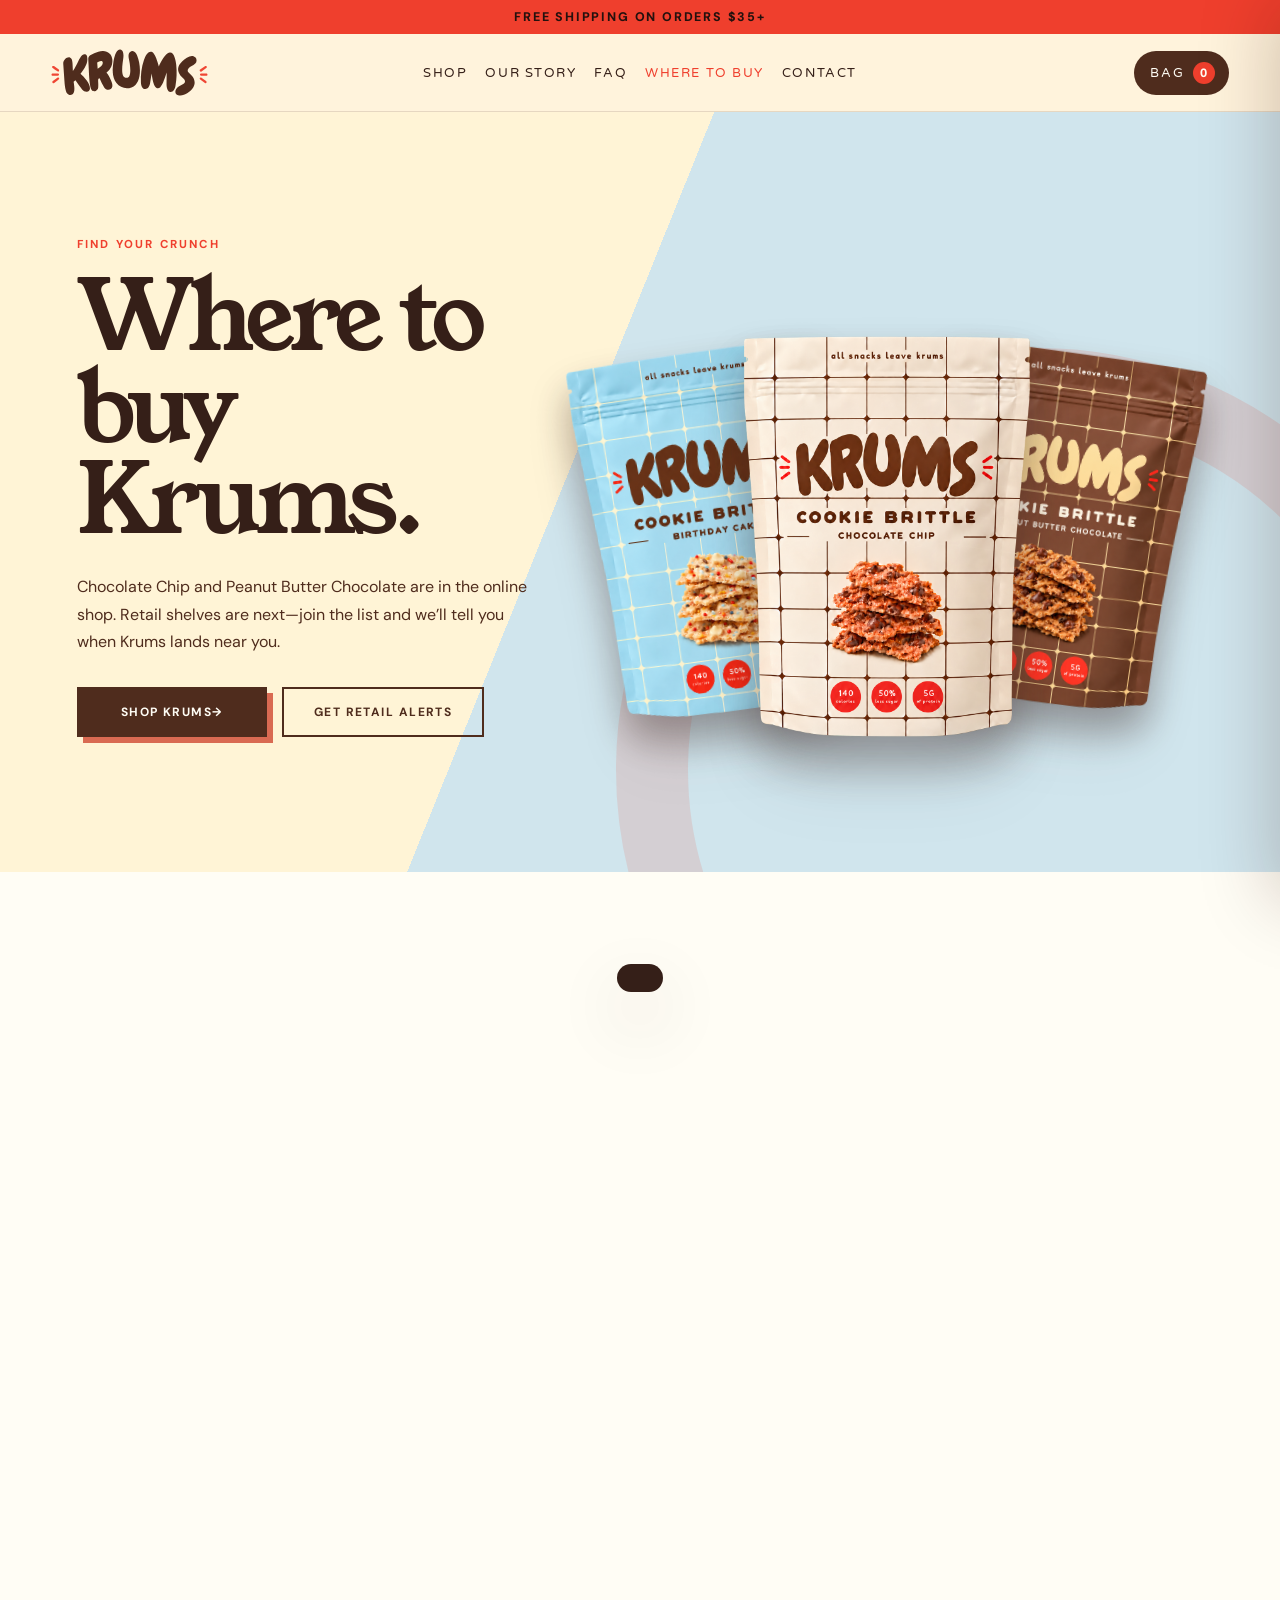
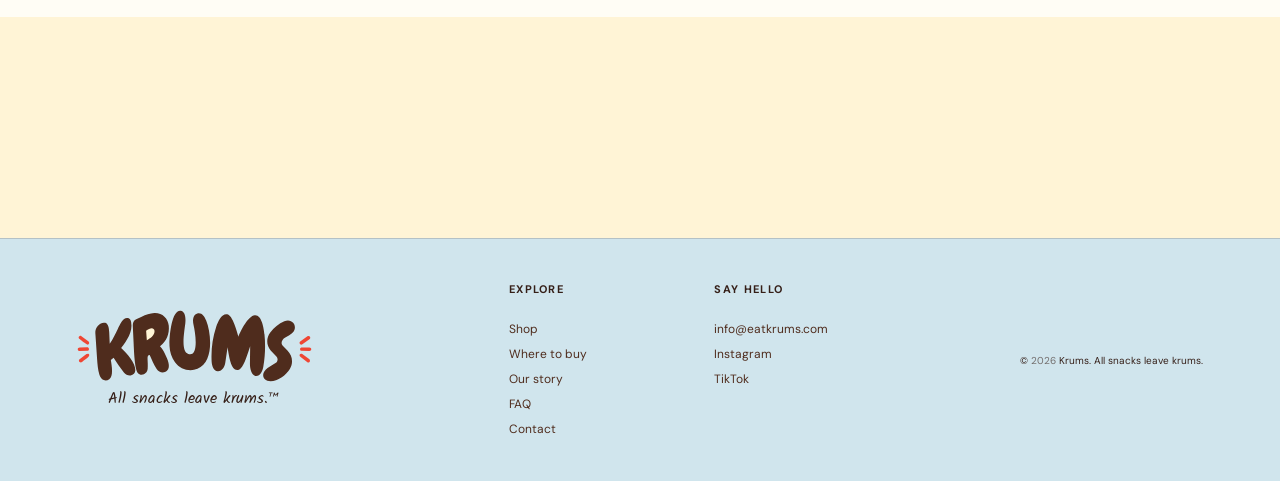
<file: where-to-buy.html>
<!doctype html>
<html lang="en">
<head>
  <meta charset="UTF-8" />
  <meta name="viewport" content="width=device-width, initial-scale=1.0" />
  <meta name="theme-color" content="#FFF4D6" />
  <link rel="icon" type="image/svg+xml" href="assets/k-logo.svg" />
  <meta name="description" content="Find out where to buy Krums cookie brittle online and get updates about new retail locations." />
  <title>Where to Buy Krums</title>
  <link rel="preconnect" href="https://fonts.googleapis.com" />
  <link rel="preconnect" href="https://fonts.gstatic.com" crossorigin />
  <link href="https://fonts.googleapis.com/css2?family=DM+Sans:wght@400;500;600;700;800&family=Kalam:wght@400;700&family=Nunito:wght@400;600;700;800;900&family=Varela+Round&family=Young+Serif&display=swap" rel="stylesheet" />
  <link rel="stylesheet" href="styles.css?v=20261016-hero-pouches" />
</head>
<body class="where-body">
  <a class="skip-link" href="#main">Skip to content</a>

  <div class="announcement">
    <p id="announcement-copy">Free shipping on orders $35+</p>
  </div>

  <header class="site-header" id="site-header">
    <button class="menu-toggle" id="menu-toggle" aria-label="Open menu" aria-controls="main-nav" aria-expanded="false"><span></span><span></span></button>
    <a class="brand" href="index.html" aria-label="Krums home"><img class="brand-wordmark" src="assets/krums-logo.svg?v=20261016-logo" alt="Krums" /></a>
    <nav class="main-nav" id="main-nav" aria-label="Main navigation">
      <div class="nav-shop">
        <a class="nav-shop-trigger" href="shop.html" aria-haspopup="true" aria-expanded="false" aria-controls="shop-dropdown">Shop</a>
        <div class="shop-dropdown" id="shop-dropdown" aria-label="Shop Krums flavors">
          <div class="shop-dropdown-intro"><small>Pick your crunch</small><strong>Find your flavor.</strong><a class="shop-dropdown-all" href="shop.html">Shop all <span aria-hidden="true">→</span></a></div>
          <div class="shop-dropdown-row">
            <a class="shop-dropdown-product shop-dropdown-product--chocolate" href="product.html?flavor=chocolate-chip"><img src="assets/pouch-chocolate-chip.png" alt="" /><span><small>Cookie brittle</small><b>Chocolate Chip</b></span></a>
            <a class="shop-dropdown-product shop-dropdown-product--peanut" href="product.html?flavor=peanut-butter-chocolate"><img src="assets/pouch-peanut-butter-chocolate.png" alt="" /><span><small>Cookie brittle</small><b>Peanut Butter Chocolate</b></span></a>
            <a class="shop-dropdown-product shop-dropdown-product--birthday" href="product.html?flavor=birthday-cake"><img src="assets/pouch-birthday-cake.png" alt="" /><span><small>Cookie brittle</small><b>Birthday Cake</b></span></a>
          </div>
        </div>
      </div><a href="index.html#story">Our story</a><a href="index.html#faq">FAQ</a><a href="where-to-buy.html" aria-current="page">Where to buy</a><a href="contact.html">Contact</a>
    </nav>
    <button class="bag-button" id="open-cart" aria-label="Open snack bag">Bag <span id="cart-count">0</span></button>
  </header>

  <main id="main">
    <section class="where-hero">
      <div class="where-hero-copy reveal">
        <p class="eyebrow"><span></span> Find your crunch</p>
        <h1>Where to buy Krums.</h1>
        <p>Chocolate Chip and Peanut Butter Chocolate are in the online shop. Retail shelves are next—join the list and we’ll tell you when Krums lands near you.</p>
        <div class="where-hero-actions">
          <a class="button button-primary" href="shop.html">Shop Krums <span aria-hidden="true">→</span></a>
          <button class="button where-alert-button" type="button" data-email-popup>Get retail alerts</button>
        </div>
      </div>
      <div class="where-hero-products reveal" data-delay="100" aria-label="Krums cookie brittle flavors">
        <div class="where-pack where-pack-birthday">
          <img src="assets/pouch-birthday-cake.png" alt="Birthday Cake Krums cookie brittle pouch" />
        </div>
        <div class="where-pack where-pack-chocolate">
          <img src="assets/pouch-chocolate-chip.png" alt="Chocolate Chip Krums cookie brittle pouch" />
        </div>
        <div class="where-pack where-pack-peanut">
          <img src="assets/pouch-peanut-butter-chocolate.png" alt="Peanut Butter Chocolate Krums cookie brittle pouch" />
        </div>
      </div>
    </section>

    <section class="buy-options" aria-labelledby="buy-options-title">
      <header class="buy-options-heading reveal">
        <p>Three ways to follow the flavor trail</p>
        <h2 id="buy-options-title">Pick your path to Krums.</h2>
      </header>
      <div class="buy-option-grid">
        <article class="buy-option-card buy-option-card-online reveal">
          <span class="buy-option-number">01</span>
          <p class="buy-option-status">Available now</p>
          <h3>Shop online</h3>
          <p>Chocolate Chip and Peanut Butter Chocolate are ready in the Krums shop.</p>
          <a href="shop.html">Shop all flavors <span aria-hidden="true">→</span></a>
        </article>
        <article class="buy-option-card buy-option-card-retail reveal" data-delay="80">
          <span class="buy-option-number">02</span>
          <h3>Find us in stores</h3>
          <p>We’re building our first retail shelf lineup. Join the list for new-store announcements and launch drops.</p>
          <button type="button" data-email-popup>Get location updates <span aria-hidden="true">→</span></button>
        </article>
        <article class="buy-option-card buy-option-card-wholesale reveal" data-delay="160">
          <span class="buy-option-number">03</span>
          <p class="buy-option-status">For retailers</p>
          <h3>Stock Krums</h3>
          <p>Own a shop or buy for a retailer? Tell us where Krums should leave its next trail of crumbs.</p>
          <a href="contact.html#contact-form">Start a wholesale conversation <span aria-hidden="true">→</span></a>
        </article>
      </div>
    </section>

    <section class="where-social reveal">
      <img src="assets/k-logo.svg" alt="" />
      <div><p>Follow the flavor trail</p><h2>See where Krums lands next.</h2></div>
      <div class="where-social-links"><a href="https://www.instagram.com/eatkrums/" target="_blank" rel="noopener noreferrer">Instagram @eatkrums</a><a href="https://www.tiktok.com/@eatkrums" target="_blank" rel="noopener noreferrer">TikTok @eatkrums</a></div>
    </section>
  </main>

  <footer><div class="footer-brand"><img class="footer-wordmark" src="assets/krums-logo.svg?v=20261016-logo" alt="Krums" /><p>All snacks leave krums.™</p></div><div><h3>Explore</h3><a href="shop.html">Shop</a><a href="where-to-buy.html">Where to buy</a><a href="index.html#story">Our story</a><a href="index.html#faq">FAQ</a><a href="contact.html">Contact</a></div><div><h3>Say hello</h3><a href="mailto:info@eatkrums.com">info@eatkrums.com</a><a href="https://www.instagram.com/eatkrums/" target="_blank" rel="noopener noreferrer">Instagram</a><a href="https://www.tiktok.com/@eatkrums" target="_blank" rel="noopener noreferrer">TikTok</a></div><p class="footer-legal">© <span id="year"></span> Krums. All snacks leave krums.</p></footer>

  <div class="scrim" id="scrim" hidden></div>
  <aside class="cart-drawer" id="cart-drawer" aria-hidden="true" aria-label="Shopping bag"><header><div><p class="eyebrow"><span></span> Your stash</p><h2>Snack bag <i id="cart-title-count">(0)</i></h2></div><button id="close-cart" aria-label="Close bag">×</button></header><div class="cart-progress"><p id="shipping-copy">You’re $35 away from free shipping</p><div><span id="shipping-bar"></span></div></div><div class="cart-items" id="cart-items"></div><div class="cart-empty" id="cart-empty"><img class="cart-mascot" src="assets/mascot-head.svg?v=20261016" alt="" /><h3>Your bag is hungry.</h3><p>Good news: joy is only one flavor away.</p><a href="shop.html" id="empty-shop">Find your crunch</a></div><footer id="cart-footer" hidden><div><span>Subtotal</span><strong id="cart-total">$0.00</strong></div><button class="button button-primary" id="checkout-button">Checkout</button><small>Taxes and shipping calculated at checkout. Payment connection coming next.</small></footer></aside>
  <div class="toast" id="toast" role="status" aria-live="polite"></div>
  <script src="script.js?v=20261016-popup-off"></script>
</body>
</html>
</file>
<file: styles.css>
:root{--cocoa:#1f110e;--brown:#5f2f20;--caramel:#a17b4e;--orange:#c78b48;--cream:#f7f1e6;--paper:#ebe2d3;--pink:#c9ad83;--sage:#6e764f;--ink:#2b1712;--white:#fffaf2;--line:rgba(31,17,14,.18);--shadow:0 28px 70px rgba(31,17,14,.18);--accent:#6f402c;--accent-soft:#c89a60;--theme-bg:#d9bc91;--brand-gold:#a17b4e;--brand-pink:#b7747d;--brand-sage:#6e764f;--brand-orange:#a14d2b;--brand-plum:#785278}
*{box-sizing:border-box}html{scroll-behavior:smooth}body{margin:0;background:var(--cream);color:var(--ink);font-family:"DM Sans",sans-serif;overflow-x:hidden}body.modal-open{overflow:hidden}button,input{font:inherit}button,a{color:inherit}.skip-link{position:fixed;top:-100px;left:12px;z-index:200;background:#fff;padding:12px}.skip-link:focus{top:12px}.page-loader{position:fixed;inset:0;z-index:300;background:var(--cream);display:grid;place-items:center;align-content:center;gap:16px;transition:opacity .5s,visibility .5s}.page-loader img{width:110px;animation:loader-bounce .7s alternate infinite}.page-loader span{text-transform:uppercase;letter-spacing:.15em;font-size:10px;font-weight:700}.page-loader.done{opacity:0;visibility:hidden}@keyframes loader-bounce{to{transform:translateY(-12px) rotate(5deg)}}.cursor-dot{width:12px;height:12px;border-radius:50%;background:var(--orange);position:fixed;z-index:250;pointer-events:none;transform:translate(-50%,-50%);mix-blend-mode:multiply;transition:width .2s,height .2s;opacity:0}.cursor-dot.hover{width:34px;height:34px}.announcement{height:34px;background:var(--cocoa);color:#fff;display:flex;align-items:center;justify-content:center;gap:22px}.announcement p{margin:0;min-width:330px;text-align:center;text-transform:uppercase;letter-spacing:.16em;font-size:9px;font-weight:700}.announcement button{background:none;border:0;color:#fff;cursor:pointer;opacity:.7}.site-header{height:90px;display:grid;grid-template-columns:1fr auto 1fr;align-items:center;padding:0 5vw;background:rgba(255,248,233,.9);backdrop-filter:blur(16px);border-bottom:1px solid var(--line);position:sticky;top:0;z-index:50;transition:height .3s,box-shadow .3s}.site-header.scrolled{height:70px;box-shadow:0 10px 30px rgba(80,30,12,.08)}.brand{grid-column:1}.brand img{width:170px;height:70px;display:block;object-fit:contain;object-position:left}.main-nav{grid-column:2;grid-row:1;display:flex;gap:36px}.main-nav a{text-decoration:none;text-transform:uppercase;font-size:10px;letter-spacing:.13em;font-weight:700;position:relative}.main-nav a:after{content:"";position:absolute;height:2px;background:var(--orange);left:0;right:100%;bottom:-7px;transition:right .25s}.main-nav a:hover:after{right:0}.bag-button{grid-column:3;grid-row:1;justify-self:end;border:0;background:transparent;text-transform:uppercase;letter-spacing:.13em;font-size:11px;font-weight:700;cursor:pointer}.bag-button span{display:inline-grid;place-items:center;width:28px;height:28px;border-radius:50%;margin-left:8px;background:var(--orange)}.menu-toggle{display:none;border:0;background:none}.flavor-theme[data-theme="birthday-cake"]{--accent:#d95865;--accent-soft:#f38a91;--theme-bg:#f6b6b1}.flavor-theme[data-theme="cinnamon-roll"]{--accent:#7f8c52;--accent-soft:#aab77b;--theme-bg:#cbd092}
.hero{height:calc(100vh - 124px);min-height:660px;max-height:850px;background:linear-gradient(125deg,#fffaf0 0 38%,var(--theme-bg) 38%);display:grid;grid-template-columns:.9fr 1.1fr;position:relative;overflow:hidden;padding:45px 6vw 70px;transition:background .65s ease}.hero-grain{position:absolute;inset:0;opacity:.12;background-image:url("data:image/svg+xml,%3Csvg viewBox='0 0 160 160' xmlns='http://www.w3.org/2000/svg'%3E%3Cfilter id='n'%3E%3CfeTurbulence type='fractalNoise' baseFrequency='.9' numOctaves='3' stitchTiles='stitch'/%3E%3C/filter%3E%3Crect width='100%25' height='100%25' filter='url(%23n)' opacity='.32'/%3E%3C/svg%3E");pointer-events:none}.hero-sun{position:absolute;width:520px;height:520px;border:72px solid rgba(255,255,255,.26);border-radius:50%;right:-110px;top:40px}.hero-copy{align-self:center;z-index:4;max-width:650px}.eyebrow{text-transform:uppercase;letter-spacing:.19em;font-size:10px;font-weight:700;color:var(--accent);display:flex;align-items:center;gap:10px;margin:0 0 20px}.eyebrow>span{width:26px;height:1px;background:currentColor}.eyebrow.light{color:#f7b24b}h1,h2,h3{font-family:"Young Serif",serif;font-weight:400;margin:0}h1{font-size:clamp(60px,6.6vw,102px);line-height:.92;letter-spacing:-.05em}h1 em,h2 em{font-family:"Kalam",cursive;color:var(--accent);font-weight:700}.hero-lede{font-size:16px;line-height:1.75;max-width:570px;margin:25px 0}.hero-actions{display:flex;align-items:center;gap:30px}.button{min-height:52px;display:inline-flex;align-items:center;justify-content:center;gap:28px;padding:0 23px;border:0;text-decoration:none;text-transform:uppercase;letter-spacing:.12em;font-size:10px;font-weight:700;cursor:pointer;transition:transform .2s,box-shadow .2s}.button-primary{background:var(--cocoa);color:#fff;box-shadow:6px 6px 0 var(--accent-soft)}.button-primary:hover{transform:translate(2px,2px);box-shadow:3px 3px 0 var(--accent-soft)}.text-button{border:0;background:transparent;font-size:11px;font-weight:700;cursor:pointer;border-bottom:1px solid var(--ink);padding:10px 0}.text-button span{margin-left:8px;color:var(--accent)}.hero-proof{display:flex;gap:0;margin-top:28px}.hero-proof div{padding:0 25px;border-left:1px solid var(--line);display:flex;flex-direction:column}.hero-proof div:first-child{padding-left:0;border:0}.hero-proof strong{font-family:"Young Serif";font-size:22px}.hero-proof span{text-transform:uppercase;letter-spacing:.12em;font-size:8px}.hero-product{align-self:center;height:100%;position:relative;display:grid;place-items:center;z-index:2}.product-stage{height:min(68vh,620px);width:min(44vw,540px);display:grid;place-items:center;position:relative;perspective:1000px}.product-stage img{height:100%;max-width:100%;object-fit:contain;filter:drop-shadow(0 34px 25px rgba(70,23,8,.28));transition:opacity .25s,transform .4s;position:relative;z-index:3}.product-stage img.swapping{opacity:0;transform:translateY(20px) rotate(4deg)}.stage-shadow{position:absolute;width:65%;height:12%;bottom:1%;background:rgba(76,29,11,.26);border-radius:50%;filter:blur(24px)}.orbit{position:absolute;border:1px solid rgba(73,20,7,.22);border-radius:50%;animation:orbit-spin 18s linear infinite}.orbit-one{width:490px;height:490px}.orbit-two{width:590px;height:380px;transform:rotate(20deg);animation-direction:reverse}@keyframes orbit-spin{to{rotate:360deg}}.floating-chip{position:absolute;display:block;width:92px;height:52px;border:5px solid #b86a32;border-radius:62% 25% 58% 27%;background-color:#dda05c;background-image:radial-gradient(circle,#512013 0 3px,transparent 4px);background-size:24px 22px;box-shadow:0 16px 20px rgba(74,25,8,.25);z-index:4}.chip-a{top:7%;right:1%;rotate:24deg}.chip-b{bottom:15%;left:0;rotate:-21deg;scale:.8}.chip-c{top:21%;left:2%;rotate:64deg;scale:.55}.hand-note{position:absolute;right:-1vw;bottom:2%;font:18px/1.1 "Kalam",cursive;transform:rotate(-5deg);z-index:5}.hand-note svg{display:block;width:85px;fill:none;stroke:var(--ink);stroke-width:2}.hero-flavor-switcher{position:absolute;bottom:20px;left:50%;transform:translateX(-50%);z-index:6;background:rgba(255,253,246,.84);backdrop-filter:blur(12px);border:1px solid rgba(70,22,10,.14);border-radius:50px;display:flex;align-items:center;gap:11px;padding:10px 16px;box-shadow:0 12px 30px rgba(80,25,8,.1)}.hero-flavor-switcher>span{text-transform:uppercase;letter-spacing:.12em;font-size:8px;opacity:.6}.hero-flavor-switcher strong{font-size:10px;min-width:96px}.flavor-dot{width:18px;height:18px;border-radius:50%;border:2px solid #fff;background:var(--dot);box-shadow:0 0 0 1px rgba(59,15,7,.2);cursor:pointer;transition:transform .2s}.flavor-dot.active{transform:scale(1.28)}.doodle{position:absolute;font:40px "Kalam";color:rgba(75,22,9,.5);z-index:3}.doodle-one{left:48%;top:12%}.doodle-two{right:3%;bottom:16%;font-size:28px}.joy-marquee{height:62px;background:var(--cocoa);color:#fff;display:flex;align-items:center;overflow:hidden;white-space:nowrap}.joy-marquee div{min-width:max-content;font:14px "Young Serif";letter-spacing:.13em;animation:marquee 27s linear infinite}.joy-marquee span{margin:0 22px}@keyframes marquee{to{transform:translateX(-50%)}}
.flavor-shop{padding:110px 6vw;background:var(--cream);transition:background .6s}.section-intro h2,.why h2,.moments h2,.faq h2,.newsletter h2{font-size:clamp(45px,5.4vw,75px);line-height:.98;letter-spacing:-.04em}.flavor-tabs{display:grid;grid-template-columns:repeat(3,1fr);margin:55px 0 0;border-bottom:1px solid var(--line)}.flavor-tab{border:0;background:transparent;padding:18px 15px;font-family:"Young Serif";font-size:18px;color:#9a766b;cursor:pointer;position:relative}.flavor-tab span{font:9px "DM Sans";letter-spacing:.1em;margin-right:10px}.flavor-tab:after{content:"";position:absolute;left:0;right:100%;bottom:-2px;height:4px;background:var(--accent);transition:right .35s}.flavor-tab.active{color:var(--ink)}.flavor-tab.active:after{right:0}.spotlight{min-height:650px;display:grid;grid-template-columns:1.2fr .8fr;margin-top:30px;background:linear-gradient(115deg,var(--theme-bg) 0 54%,#fffdf8 54%);transition:background .5s;overflow:hidden;box-shadow:var(--shadow);border-radius:3px}.spotlight-visual{position:relative;display:grid;place-items:center;min-height:650px}.spotlight-visual .blob{position:absolute;width:440px;height:440px;border-radius:43% 57% 55% 45%;background:rgba(255,255,255,.46);animation:blob 8s ease-in-out infinite}@keyframes blob{50%{border-radius:57% 43% 41% 59%;transform:rotate(7deg)}}.spotlight-visual img{height:590px;max-width:72%;object-fit:contain;z-index:3;filter:drop-shadow(0 30px 25px rgba(69,20,7,.23));transition:opacity .22s,transform .45s}.spotlight-visual img.switching{opacity:0;transform:translateX(-20px) rotate(-4deg)}.spotlight-visual img.wiggle{animation:wiggle .65s ease}@keyframes wiggle{25%{transform:rotate(-5deg) scale(1.03)}60%{transform:rotate(4deg) scale(1.03)}}.huge-word{position:absolute;left:-25px;top:50%;transform:translateY(-50%) rotate(-90deg);font-family:"Young Serif";font-size:83px;color:rgba(255,255,255,.42);letter-spacing:.04em}.spin-hint{position:absolute;bottom:42px;right:33px;z-index:4;border:0;background:var(--cocoa);color:#fff;width:87px;height:87px;border-radius:50%;font:13px/1.1 "Kalam";cursor:pointer;transition:transform .25s}.spin-hint:hover{transform:rotate(10deg) scale(1.07)}.spin-hint span{font-size:19px}.spotlight-info{padding:65px 6vw 50px;align-self:center}.product-kicker{font-size:9px;letter-spacing:.18em;font-weight:700;color:var(--accent)}.spotlight-info h3{font-size:clamp(43px,4.7vw,65px);line-height:1;margin:8px 0 13px}.stars{color:var(--orange);letter-spacing:.08em;font-size:12px}.stars span{color:#89675b;letter-spacing:0;margin-left:8px}.product-description{font-size:16px;line-height:1.7;color:#66453b}.taste-notes{display:flex;flex-wrap:wrap;gap:8px;margin:20px 0 30px}.taste-notes span{border:1px solid #c3a79c;border-radius:50px;padding:8px 12px;text-transform:uppercase;letter-spacing:.1em;font-size:8px;font-weight:700}.purchase-row{display:flex;justify-content:space-between;align-items:center;padding:18px 0;border-top:1px solid var(--line);border-bottom:1px solid var(--line)}.purchase-row>div:first-child{display:flex;flex-direction:column}.purchase-row>div>span{font-size:11px}.purchase-row strong{font-family:"Young Serif";font-size:23px;margin-top:3px}.quantity{display:flex;align-items:center;gap:13px}.quantity button{border:0;background:#eee0ca;width:31px;height:31px;border-radius:50%;cursor:pointer}.add-main{width:100%;margin:18px 0}.add-main span{margin-left:auto}.ingredients-toggle{width:100%;padding:14px 0;border:0;border-bottom:1px solid var(--line);background:none;display:flex;justify-content:space-between;text-transform:uppercase;font-size:9px;letter-spacing:.12em;font-weight:700;cursor:pointer}.ingredients-toggle span{font-size:18px;transition:transform .2s}.ingredients-toggle[aria-expanded="true"] span{transform:rotate(45deg)}.ingredients-panel{display:grid;grid-template-rows:0fr;transition:grid-template-rows .3s}.ingredients-panel>*{overflow:hidden;margin:0}.ingredients-panel.open{grid-template-rows:1fr}.ingredients-panel.open p{padding-top:14px}.ingredients-panel p{font-size:12px;line-height:1.6;color:#806257}.mini-products{display:grid;grid-template-columns:repeat(3,1fr);gap:14px;margin-top:18px}.mini-product{display:grid;grid-template-columns:90px 1fr auto;align-items:center;gap:15px;background:#fffdf8;border:1px solid var(--line);padding:12px 18px;cursor:pointer;transition:transform .2s,background .2s}.mini-product:hover{transform:translateY(-4px);background:var(--mini-bg)}.mini-product img{width:78px;height:95px;object-fit:contain}.mini-product h4{font-family:"Young Serif";font-weight:400;font-size:17px;margin:0}.mini-product p{font-size:10px;margin:6px 0 0;color:#806056}.mini-product button{border:0;background:var(--cocoa);color:#fff;border-radius:50%;width:32px;height:32px;cursor:pointer}
.why{background:var(--cocoa);color:#fff;display:grid;grid-template-columns:.9fr 1.1fr;gap:8vw;padding:110px 8vw;overflow:hidden}.why-visual{display:grid;place-items:center;position:relative}.why-visual:before{content:"";position:absolute;width:470px;height:470px;background:var(--orange);border-radius:48% 52% 45% 55%;animation:blob 9s ease-in-out infinite}.why-visual img{width:min(430px,100%);position:relative;z-index:2;filter:drop-shadow(0 25px 35px #1f0704)}.badge-orbit{position:absolute;width:540px;height:540px;border:1px solid rgba(255,255,255,.25);border-radius:50%;animation:orbit-spin 22s linear infinite}.why-copy{align-self:center}.why-lede{font-size:17px;line-height:1.7;max-width:570px}.benefits{border-top:1px solid rgba(255,255,255,.25);margin-top:30px}.benefit{width:100%;color:#fff;border:0;border-bottom:1px solid rgba(255,255,255,.25);background:none;display:grid;grid-template-columns:45px 1fr auto;text-align:left;padding:20px 0;cursor:pointer}.benefit i{font-style:normal;font-size:9px;color:#d98a52}.benefit span{display:flex;flex-direction:column}.benefit b{font:22px "Young Serif"}.benefit small{font-size:12px;line-height:1.5;max-height:0;overflow:hidden;opacity:0;transition:max-height .3s,opacity .3s,padding .3s}.benefit.active small{max-height:80px;opacity:.7;padding-top:8px}.benefit em{font-style:normal;font-size:24px;transition:transform .3s}.benefit.active em{transform:rotate(45deg)}
.moments{padding:110px 6vw;background:#f6ead2}.centered{text-align:center}.centered .eyebrow{justify-content:center}.moment-cards{display:grid;grid-template-columns:repeat(3,1fr);gap:22px;margin-top:60px}.moment-card{padding:16px 16px 30px;background:#fff;border:1px solid var(--line);position:relative;transition:transform .3s}.moment-card:nth-child(2){transform:translateY(30px)}.moment-card:hover{transform:translateY(-8px) rotate(-1deg)}.moment-card:nth-child(2):hover{transform:translateY(20px) rotate(1deg)}.moment-number{position:absolute;top:28px;left:29px;z-index:2;width:34px;height:34px;border-radius:50%;display:grid;place-items:center;background:var(--cream);font-size:9px;font-weight:700}.illustration{height:300px;position:relative;overflow:hidden;display:grid;place-items:center}.desk{background:#eaa461}.desk .cup{width:110px;height:90px;background:#fff4dd;border-radius:8px 8px 45px 45px;display:grid;place-items:center;font-size:38px;box-shadow:55px 45px 0 -25px #71311c;transform:rotate(-4deg)}.crumbs{position:absolute;bottom:40px;right:40px;font-size:40px;color:var(--cocoa)}.road{background:#ef8380}.sunset{width:170px;height:170px;border-radius:50%;background:#f8ce65;box-shadow:0 0 0 42px rgba(255,255,255,.17)}.road:after{content:"";position:absolute;bottom:-40px;border-left:120px solid transparent;border-right:120px solid transparent;border-bottom:210px solid #593321}.road span{position:absolute;right:30px;top:30px;font:40px "Kalam"}.sofa{background:#a5ad72}.sofa div{font-size:90px;filter:drop-shadow(10px 18px 0 rgba(73,30,13,.15))}.sofa span{position:absolute;font:50px "Kalam";right:45px;top:40px}.moment-card h3{font-size:25px;margin:25px 13px 8px}.moment-card p{font-size:13px;line-height:1.6;color:#73554b;margin:0 13px}.social-proof{min-height:480px;background:#cd692c;color:#fff;display:grid;grid-template-columns:.55fr 1fr;padding:90px 7vw;gap:7vw}.review-side{border-right:1px solid rgba(255,255,255,.35)}.review-score{display:flex;gap:20px;align-items:center;margin-top:65px}.review-score strong{font:80px "Young Serif"}.review-score>span{display:flex;flex-direction:column;color:#ffd878;letter-spacing:.08em}.review-score small{font-size:9px;color:#fff;text-transform:uppercase;letter-spacing:.1em;margin-top:8px}.review-slider{position:relative;align-self:center;min-height:240px}.review{display:none}.review.active{display:block;animation:review-in .45s ease}@keyframes review-in{from{opacity:0;transform:translateX(25px)}}.review blockquote{font:clamp(30px,4vw,56px)/1.15 "Young Serif";margin:0}.review p{font-size:10px;letter-spacing:.12em;font-weight:700;margin-top:30px}.review p span{opacity:.65;margin-left:15px}.review-controls{position:absolute;bottom:0;display:flex;align-items:center;gap:18px}.review-controls button{border:1px solid rgba(255,255,255,.6);background:none;color:#fff;width:42px;height:42px;border-radius:50%;cursor:pointer}.review-controls span{font-size:10px;letter-spacing:.1em}
.faq{padding:110px 8vw;display:grid;grid-template-columns:.7fr 1fr;gap:10vw;position:relative}.faq-heading{position:sticky;top:130px;align-self:start}.faq-heading img{width:140px;margin-top:40px;transform:rotate(-8deg)}.faq-list details{border-bottom:1px solid var(--line)}.faq-list summary{list-style:none;padding:25px 0;display:flex;justify-content:space-between;font:20px "Young Serif";cursor:pointer}.faq-list summary::-webkit-details-marker{display:none}.faq-list summary span{font:26px "DM Sans";transition:transform .2s}.faq-list details[open] summary span{transform:rotate(45deg)}.faq-list details p{font-size:14px;line-height:1.7;color:#72564c;max-width:600px;margin:0 40px 24px 0}.newsletter{min-height:500px;background:var(--pink);display:grid;grid-template-columns:.4fr 1fr .85fr;align-items:center;padding:70px 7vw;gap:5vw;position:relative;overflow:hidden}.newsletter>img{width:260px;filter:drop-shadow(0 18px 25px rgba(80,20,10,.15));transform:rotate(-5deg)}.newsletter-squiggle{position:absolute;font:110px "Kalam";opacity:.18;right:3%;top:0}.newsletter .light{color:#fff1c8}.newsletter>div:nth-of-type(2)>p:last-child{line-height:1.7}.newsletter form label{text-transform:uppercase;font-size:9px;letter-spacing:.14em;font-weight:700}.newsletter form>div{display:flex;border-bottom:2px solid var(--cocoa);margin-top:10px}.newsletter input{border:0;background:transparent;padding:16px 0;outline:none;min-width:0;flex:1}.newsletter form button{border:0;background:none;text-transform:uppercase;font-size:9px;font-weight:700;letter-spacing:.1em;cursor:pointer}.newsletter form>p{font:14px "Kalam";min-height:20px}body>footer{min-height:250px;background:var(--cream);display:grid;grid-template-columns:1.3fr .5fr .5fr 1fr;gap:5vw;align-items:center;padding:55px 6vw;border-top:1px solid var(--line)}.footer-brand img{width:210px;height:95px;object-fit:contain}.footer-brand p{font:16px "Kalam";margin:0 0 0 20px}body>footer h3{font:11px "DM Sans";font-weight:700;text-transform:uppercase;letter-spacing:.12em;margin-bottom:15px}body>footer>div:not(.footer-brand){display:flex;flex-direction:column;gap:9px}body>footer a{font-size:12px;text-decoration:none;color:#76564b}.footer-legal{text-align:right;font-size:10px;line-height:1.7}.footer-legal span{opacity:.6}
.scrim{position:fixed;inset:0;z-index:80;background:rgba(44,12,5,.6);backdrop-filter:blur(5px)}.cart-drawer{position:fixed;z-index:90;right:0;top:0;width:min(480px,100vw);height:100vh;background:var(--cream);transform:translateX(105%);transition:transform .4s cubic-bezier(.22,.9,.24,1);padding:30px;display:flex;flex-direction:column;box-shadow:-30px 0 70px rgba(50,12,4,.22)}.cart-drawer.open{transform:translateX(0)}.cart-drawer>header{display:flex;justify-content:space-between;align-items:flex-start;padding-bottom:20px}.cart-drawer h2{font-size:35px}.cart-drawer h2 i{font:16px "DM Sans";font-style:normal;color:#99746a}.cart-drawer>header button,.story-modal>button{border:0;background:none;font-size:35px;cursor:pointer}.cart-progress{padding:15px;background:#f3e4c9;font-size:10px;text-transform:uppercase;letter-spacing:.08em}.cart-progress p{margin:0 0 9px}.cart-progress>div{height:5px;background:#dec6a6;border-radius:10px;overflow:hidden}.cart-progress span{display:block;width:0;height:100%;background:var(--orange);transition:width .3s}.cart-items{overflow:auto;flex:1}.cart-item{display:grid;grid-template-columns:80px 1fr auto;gap:15px;padding:18px 0;border-bottom:1px solid var(--line);align-items:center}.cart-item img{width:75px;height:100px;object-fit:contain;background:var(--item-bg)}.cart-item h3{font:17px "Young Serif"}.cart-item p{font-size:11px;margin:7px 0}.cart-qty{display:flex;gap:9px;align-items:center}.cart-qty button{border:0;background:#eadcc6;width:25px;height:25px;border-radius:50%;cursor:pointer}.remove-item{align-self:start;border:0;background:none;text-decoration:underline;font-size:9px;color:#87685f;cursor:pointer}.cart-empty{margin:auto;text-align:center;max-width:260px}.cart-empty img{width:100px}.cart-empty h3{font-size:27px}.cart-empty p{font-size:13px;line-height:1.6}.cart-empty a{text-transform:uppercase;font-size:9px;letter-spacing:.12em;font-weight:700}.cart-drawer>footer{border-top:1px solid var(--line);padding-top:20px}.cart-drawer>footer>div{display:flex;justify-content:space-between;margin-bottom:17px}.cart-drawer>footer .button{width:100%}.cart-drawer>footer .button span{margin-left:auto}.cart-drawer>footer small{display:block;text-align:center;margin-top:12px;font-size:9px;color:#8d6d62}.story-modal{position:fixed;z-index:100;inset:6vh 9vw;background:var(--paper);box-shadow:var(--shadow);overflow:hidden}.story-modal>button{position:absolute;right:25px;top:18px;z-index:2}.story-modal>div{height:100%;display:grid;grid-template-columns:.7fr 1fr;align-content:center;column-gap:5vw;padding:7vw}.story-modal img{width:min(380px,100%);grid-row:1/6}.story-modal h2{font-size:60px}.story-modal div>p:last-of-type{line-height:1.7;max-width:590px}.story-modal .button{justify-self:start}.toast{position:fixed;z-index:120;left:50%;bottom:28px;transform:translate(-50%,120px);background:var(--cocoa);color:#fff;border-radius:50px;padding:14px 23px;font-size:11px;box-shadow:var(--shadow);transition:transform .3s}.toast.show{transform:translate(-50%,0)}.reveal{opacity:0;transform:translateY(35px);transition:opacity .7s ease,transform .7s ease;transition-delay:var(--delay,0ms)}.reveal.visible{opacity:1;transform:none}
@media(max-width:1000px){.main-nav{gap:20px}.hero{grid-template-columns:1fr 1fr;padding-left:4vw;padding-right:4vw}.hero h1{font-size:64px}.product-stage{width:48vw}.spotlight{grid-template-columns:1fr 1fr}.spotlight-visual img{max-width:88%}.mini-products{grid-template-columns:1fr}.why{gap:4vw}.why-visual:before{width:360px;height:360px}.why-visual img{max-width:350px}.badge-orbit{width:430px;height:430px}.newsletter{grid-template-columns:.5fr 1fr}.newsletter form{grid-column:1/-1;max-width:620px;margin:auto;width:100%}body>footer{grid-template-columns:1fr 1fr}.footer-legal{text-align:left}}
@media(max-width:760px){.cursor-dot{display:none}.announcement p{min-width:230px}.site-header{height:72px;padding:0 20px;grid-template-columns:45px 1fr 80px}.menu-toggle{display:flex;flex-direction:column;gap:6px;padding:10px}.menu-toggle span{display:block;width:23px;height:2px;background:var(--cocoa)}.brand{grid-column:2;justify-self:center}.brand img{width:130px;height:58px}.bag-button{grid-column:3}.main-nav{position:fixed;top:106px;left:0;right:0;background:var(--cream);display:flex;flex-direction:column;padding:35px;transform:translateY(-150%);transition:transform .35s;z-index:-1;border-bottom:1px solid var(--line)}.main-nav.open{transform:translateY(0)}.main-nav a{font:27px "Young Serif";text-transform:none}.hero{height:auto;min-height:0;max-height:none;grid-template-columns:1fr;background:linear-gradient(160deg,#fffaf0 0 43%,var(--theme-bg) 43%);padding:55px 22px 85px}.hero-copy{text-align:center}.hero .eyebrow,.hero-actions,.hero-proof{justify-content:center}.hero h1{font-size:55px}.hero-lede{font-size:14px;margin-inline:auto}.hero-actions{flex-direction:column;gap:13px}.hero-proof{margin-bottom:25px}.hero-product{height:520px}.product-stage{height:480px;width:100%}.orbit-one{width:380px;height:380px}.orbit-two{width:400px;height:310px}.floating-chip{width:70px;height:40px}.hand-note{right:0}.hero-flavor-switcher{width:max-content;max-width:94%;bottom:20px}.hero-flavor-switcher>span{display:none}.doodle-one{left:4%;top:40%}.section-intro h2,.why h2,.moments h2,.faq h2,.newsletter h2{font-size:45px}.flavor-shop{padding:75px 20px}.flavor-tabs{display:flex;overflow:auto;margin-top:35px}.flavor-tab{min-width:max-content;font-size:15px}.spotlight{grid-template-columns:1fr;background:linear-gradient(160deg,var(--theme-bg) 0 51%,#fffdf8 51%)}.spotlight-visual{min-height:500px}.spotlight-visual img{height:475px}.huge-word{font-size:58px}.spin-hint{right:15px;bottom:20px}.spotlight-info{padding:45px 24px}.mini-product{grid-template-columns:70px 1fr auto}.why{grid-template-columns:1fr;padding:80px 24px}.why-visual{min-height:400px}.why-visual:before{width:320px;height:320px}.why-visual img{width:310px}.badge-orbit{width:365px;height:365px}.moment-cards{grid-template-columns:1fr}.moments{padding:80px 20px}.moment-card:nth-child(2){transform:none}.illustration{height:260px}.social-proof{grid-template-columns:1fr;padding:75px 24px}.review-side{border:0;border-bottom:1px solid rgba(255,255,255,.3);padding-bottom:30px}.review-score{margin-top:20px}.review-score strong{font-size:60px}.review-slider{min-height:300px}.review-controls{bottom:-20px}.faq{grid-template-columns:1fr;padding:80px 24px}.faq-heading{position:relative;top:auto}.faq-heading img{width:90px;margin-top:15px}.newsletter{grid-template-columns:1fr;padding:70px 24px;text-align:center}.newsletter>img{width:170px;margin:auto}.newsletter .eyebrow{justify-content:center}body>footer{grid-template-columns:1fr 1fr;padding:45px 24px}.footer-brand,.footer-legal{grid-column:1/-1}.footer-legal{text-align:left}.story-modal{inset:2vh 10px}.story-modal>div{grid-template-columns:1fr;overflow:auto;padding:50px 25px}.story-modal img{width:150px;grid-row:auto;margin:auto}.story-modal h2{font-size:42px}.cart-drawer{padding:22px}}
@media(max-width:430px){.announcement p{font-size:8px;min-width:210px}.hero h1{font-size:48px}.hero-proof div{padding:0 14px}.hero-product{height:450px}.product-stage{height:420px}.hand-note{display:none}.flavor-shop{padding-left:14px;padding-right:14px}.spotlight-visual{min-height:440px}.spotlight-visual img{height:420px}.spotlight-info h3{font-size:42px}.moment-card{padding:12px 12px 25px}.review blockquote{font-size:30px}.newsletter form>div{flex-direction:column;border:0}.newsletter input{border-bottom:2px solid var(--cocoa)}.newsletter form button{background:var(--cocoa);color:#fff;padding:15px}body>footer{grid-template-columns:1fr}.footer-brand,.footer-legal{grid-column:auto}}
@media(min-width:761px) and (max-height:750px){.hero{min-height:560px;padding-top:25px;padding-bottom:52px}.hero h1{font-size:clamp(56px,5.7vw,76px)}.hero-lede{font-size:14px;line-height:1.55;margin:15px 0}.hero-proof{margin-top:16px}.hero-proof strong{font-size:19px}.product-stage{height:min(68vh,500px)}.hand-note{bottom:0}.hero-flavor-switcher{bottom:12px}}
.hero[data-theme="birthday-cake"] .floating-chip{background-color:#e6bd79;background-image:radial-gradient(circle,#f45f6a 0 2px,transparent 3px),radial-gradient(circle,#42a9c4 0 2px,transparent 3px);background-size:18px 21px,25px 19px}.hero[data-theme="cinnamon-roll"] .floating-chip{background-color:#d89a55;background-image:repeating-linear-gradient(25deg,transparent 0 9px,#8c491e 10px 12px)}
@media(prefers-reduced-motion:reduce){html{scroll-behavior:auto}.page-loader img,.joy-marquee div,.orbit,.blob,.badge-orbit{animation:none}.reveal{opacity:1;transform:none}.product-stage img,.spotlight-visual img,.cart-drawer{transition:none}}

/* Simplified controls and overlap-safe refinements */
.announcement{height:27px;gap:18px}.announcement p{font-size:10.5px;letter-spacing:.14em}.site-header{height:80px}.site-header.scrolled{height:64px}.main-nav a{font-size:11.5px}.brand img{height:62px}.hero{height:calc(100vh - 107px);scroll-margin-top:64px}section[id]:not(.hero){scroll-margin-top:64px}
.hero-product{padding-bottom:24px}.hero-flavor-switcher{gap:4px;padding:5px;border-radius:14px}.flavor-choice{display:flex;align-items:center;gap:8px;border:0;background:transparent;padding:10px 13px;border-radius:10px;font-size:10px;font-weight:700;cursor:pointer;white-space:nowrap;transition:background .2s,color .2s}.flavor-choice i{display:block;width:11px;height:11px;border-radius:50%;background:var(--dot);box-shadow:0 0 0 1px rgba(59,15,7,.16)}.flavor-choice.active{background:var(--cocoa);color:#fff}.flavor-choice:focus-visible{outline:2px solid var(--orange);outline-offset:2px}.flavor-tab{font-size:19px;padding:20px}.flavor-tab span{display:none}
.benefit{grid-template-columns:1fr auto;gap:20px}.benefit i{display:none}.why-visual{isolation:isolate}.why-visual:before{z-index:-1}.moment-card{padding:12px 12px 28px}.moment-photo{display:block;width:100%;height:300px;object-fit:cover}.illustration,.moment-number{display:none}.review-slider{min-height:330px;padding-bottom:76px;display:flex;flex-direction:column;justify-content:center}.review-controls{bottom:0;left:0;background:#cd692c;padding-top:12px;width:100%;z-index:3}
@media(max-width:760px){.announcement{height:25px}.announcement p{font-size:9px}.site-header{height:66px}.main-nav{top:91px}.hero{height:auto}.hero-flavor-switcher{gap:2px;padding:4px}.flavor-choice{padding:9px 8px;font-size:9px}.flavor-choice i{width:9px;height:9px}.moment-photo{height:260px}.review-slider{min-height:380px;padding-bottom:74px}.review-controls{bottom:0}}
@media(max-width:430px){.flavor-choice{font-size:8px;padding:8px 6px;gap:5px}.flavor-choice i{display:none}.review-slider{min-height:410px}}

/* FAQ heading lockup */
.faq-heading h2{font-size:clamp(46px,4.8vw,68px);line-height:.98;letter-spacing:-.035em}.faq-heading h2 em{display:block;margin-top:16px;font-size:.72em;line-height:1.05;letter-spacing:-.015em;white-space:nowrap}
@media(max-width:760px){.faq-heading h2{font-size:50px}.faq-heading h2 em{font-size:.82em;margin-top:12px;white-space:normal}}

/* krums brand system */
.brand{text-decoration:none;display:inline-flex;align-items:center;width:max-content}
.krums-wordmark{display:inline-block;color:var(--cocoa);font:700 40px/.82 "Kalam",cursive;letter-spacing:-.075em;text-transform:lowercase;transform:rotate(-2deg);transform-origin:center;white-space:nowrap}
.brand .krums-wordmark{font-size:43px}
.krums-monogram{display:block;width:112px;height:112px;object-fit:contain;border:0;background:transparent;box-shadow:none;transform:none}
.page-loader .krums-monogram{animation:krums-bounce .7s alternate infinite}
@keyframes krums-bounce{to{transform:translateY(-12px) rotate(1deg)}}
.krums-seal{position:relative;z-index:2;width:min(410px,92%);aspect-ratio:1;display:grid;place-items:center;align-content:center;border:5px solid #f8bd63;border-radius:47% 53% 45% 55% / 52% 46% 54% 48%;background:radial-gradient(circle at 36% 28%,#ffd271,var(--orange) 58%,#ce651f);color:var(--cocoa);box-shadow:0 28px 48px rgba(21,4,1,.3),inset 0 0 0 8px rgba(255,248,233,.24);transform:rotate(-4deg)}
.krums-seal:before,.krums-seal:after{content:"";position:absolute;top:18%;width:46px;height:17px;border-radius:100% 15% 100% 15%;background:var(--cocoa);opacity:.78}
.krums-seal:before{left:9%;transform:rotate(28deg)}.krums-seal:after{right:9%;transform:scaleX(-1) rotate(28deg)}
.krums-seal b{font:700 132px/.7 "Kalam",cursive;letter-spacing:-.1em}
.krums-seal strong{font:700 58px/.9 "Kalam",cursive;letter-spacing:-.075em;margin-top:17px}
.krums-seal small{font-size:10px;line-height:1.45;font-weight:800;text-align:center;text-transform:uppercase;letter-spacing:.16em;margin-top:16px}
.why-visual .krums-seal{filter:drop-shadow(0 25px 35px #1f0704)}
.faq-monogram{width:112px;height:112px;margin-top:36px;font-size:65px}
.newsletter-wordmark{font-size:clamp(72px,8.5vw,126px);line-height:.72;text-align:center;filter:drop-shadow(0 18px 25px rgba(80,20,10,.12))}
.newsletter>div:nth-of-type(3)>p:last-child{line-height:1.7}
.footer-brand .krums-wordmark{font-size:66px}.footer-brand p{margin:10px 0 0 5px}
.story-modal .story-seal{grid-row:1/6;width:min(360px,100%)}
.cart-empty .cart-monogram{width:82px;height:82px;margin:0 auto 18px;font-size:48px}
@media(max-width:1000px){.krums-seal{width:min(330px,90%)}.newsletter-wordmark{font-size:82px}}
@media(max-width:760px){.brand .krums-wordmark{font-size:35px}.krums-monogram{width:82px;height:82px;font-size:49px}.why-visual .krums-seal{width:300px}.krums-seal b{font-size:96px}.krums-seal strong{font-size:44px}.krums-seal small{font-size:8px}.faq-monogram{width:86px;height:86px;font-size:50px;margin-top:22px}.newsletter-wordmark{font-size:88px;margin:auto}.footer-brand .krums-wordmark{font-size:58px}.story-modal .story-seal{grid-row:auto;width:170px;margin:auto}.story-modal .story-seal b{font-size:54px}.story-modal .story-seal strong{font-size:27px;margin-top:8px}.story-modal .story-seal small{font-size:6px;margin-top:8px}.story-modal .story-seal:before,.story-modal .story-seal:after{width:24px;height:10px}}
@media(prefers-reduced-motion:reduce){.page-loader .krums-monogram{animation:none}}

/* Brand board palette and mascot */
.flavor-theme[data-theme="chocolate-chip"]{--accent:#6f402c;--accent-soft:#c89a60;--theme-bg:#d9bc91}
.flavor-theme[data-theme="birthday-cake"]{--accent:#785278;--accent-soft:#bd8fb6;--theme-bg:#d8b6d3}
.flavor-theme[data-theme="cinnamon-roll"]{--accent:#a14d2b;--accent-soft:#d89256;--theme-bg:#e9a46c}
.mascot-intro{min-height:610px;display:grid;grid-template-columns:.9fr 1.1fr;align-items:center;gap:8vw;padding:80px 10vw;background:linear-gradient(112deg,#dfc79d 0 47%,#f7f1e6 47%);position:relative;overflow:hidden}
.mascot-intro:after{content:"KRUMS";position:absolute;right:-28px;bottom:-48px;color:rgba(31,17,14,.045);font:700 clamp(110px,20vw,300px)/1 "DM Sans",sans-serif;letter-spacing:-.08em;pointer-events:none}
.mascot-portrait{min-height:450px;display:grid;place-items:center;position:relative}
.mascot-portrait img{position:relative;z-index:2;width:min(410px,100%);filter:drop-shadow(0 28px 24px rgba(31,17,14,.2));transition:transform .35s ease}
.mascot-portrait:hover img{transform:rotate(3deg) translateY(-8px)}
.mascot-orbit{position:absolute;width:420px;height:420px;border:1px solid rgba(31,17,14,.22);border-radius:50%;box-shadow:0 0 0 42px rgba(255,250,242,.22),0 0 0 84px rgba(255,250,242,.1);animation:orbit-spin 22s linear infinite}
.mascot-copy{position:relative;z-index:2;max-width:620px}.mascot-copy h2{font-size:clamp(62px,7vw,105px);line-height:.88;letter-spacing:-.055em}.mascot-copy p:not(.eyebrow){font-size:17px;line-height:1.75;max-width:540px;margin:26px 0 32px}.mascot-copy .button{background:var(--cocoa);box-shadow:6px 6px 0 var(--brand-gold)}
.mascot-intro .eyebrow{color:var(--brown)}
.social-proof,.review-controls{background:#6f402c}
.faq-heading .faq-mascot{display:block;width:138px;height:138px;object-fit:contain;margin-top:24px;transform:rotate(-6deg);filter:drop-shadow(7px 10px 0 rgba(161,77,43,.14))}
.cart-empty .cart-mascot{display:block;width:138px;height:138px;object-fit:contain;margin:0 auto 10px;filter:drop-shadow(0 10px 12px rgba(31,17,14,.15))}
.story-modal .story-mascot{width:min(390px,100%);grid-row:1/6;object-fit:contain;filter:drop-shadow(0 22px 20px rgba(31,17,14,.18));transform:rotate(-3deg)}
@media(max-width:1000px){.mascot-intro{grid-template-columns:.85fr 1.15fr;padding-inline:6vw}.mascot-orbit{width:340px;height:340px}.mascot-portrait img{width:min(340px,100%)}}
@media(max-width:760px){.mascot-intro{grid-template-columns:1fr;padding:60px 24px 72px;background:linear-gradient(165deg,#dfc79d 0 46%,#f7f1e6 46%);text-align:center;gap:20px}.mascot-portrait{min-height:320px}.mascot-portrait img{width:285px}.mascot-orbit{width:275px;height:275px;box-shadow:0 0 0 28px rgba(255,250,242,.22),0 0 0 56px rgba(255,250,242,.1)}.mascot-copy{margin:auto}.mascot-copy .eyebrow{justify-content:center}.mascot-copy h2{font-size:62px}.mascot-copy p:not(.eyebrow){font-size:15px}.faq-heading .faq-mascot{width:100px;height:100px;margin-top:16px}.story-modal .story-mascot{grid-row:auto;width:180px;margin:auto}}
@media(prefers-reduced-motion:reduce){.mascot-orbit{animation:none}.mascot-portrait img{transition:none}}

/* Phone and small-tablet layout refinements */
@media(max-width:760px){
  html{scroll-padding-top:91px}
  body{min-width:0}
  button,a,input,summary{-webkit-tap-highlight-color:transparent}
  .announcement{padding:0 8px;gap:4px}
  .announcement p{min-width:0;flex:1;font-size:8px;line-height:1.2;white-space:nowrap;overflow:hidden;text-overflow:ellipsis}
  .announcement button{display:grid;place-items:center;flex:0 0 36px;width:36px;height:36px;padding:0}
  .site-header{--mobile-header-gutter:14px;grid-template-columns:52px minmax(0,1fr) 70px;padding:0 var(--mobile-header-gutter)}
  .menu-toggle{width:44px;height:44px;padding:10px;align-items:center;justify-content:center}
  .brand .krums-wordmark{font-size:32px}
  .bag-button{min-width:48px;min-height:48px;padding:0;font-size:0}
  .bag-button:before{content:"Bag";font-size:9px;letter-spacing:.1em}
  .bag-button span{width:26px;height:26px;margin-left:5px;font-size:10px}
  .main-nav{grid-column:1/-1;top:91px;left:calc(var(--mobile-header-gutter) * -1);right:auto;width:calc(100% + var(--mobile-header-gutter) * 2);z-index:45;gap:0;padding:18px 24px 28px;max-height:calc(100dvh - 91px);overflow-y:auto;box-shadow:0 18px 28px rgba(31,17,14,.12)}
  .site-header.scrolled .main-nav{top:64px;max-height:calc(100dvh - 64px)}
  .main-nav a{display:flex;align-items:center;min-height:58px;border-bottom:1px solid var(--line);font-size:25px}
  .hero{padding:42px 18px 88px;background:linear-gradient(165deg,#fffaf0 0 49%,var(--theme-bg) 49%)}
  .hero-copy{max-width:100%}
  .hero .eyebrow{margin-bottom:15px}
  .hero h1{font-size:clamp(43px,13vw,55px);line-height:.94}
  .hero-lede{margin:20px auto;line-height:1.6}
  .hero-actions{width:100%}
  .hero-actions .button,.hero-actions .text-button{width:100%;max-width:340px;min-height:50px}
  .hero-proof{width:100%;margin-top:26px;justify-content:center}
  .hero-proof div{flex:1;max-width:108px;padding:0 10px}
  .hero-product{height:390px;margin-top:18px;padding-bottom:50px}
  .product-stage{height:350px;max-width:330px;margin:auto}
  .orbit-one{width:290px;height:290px}
  .orbit-two{width:320px;height:240px}
  .floating-chip{width:58px;height:35px;border-width:4px}
  .chip-c{display:none}
  .hero-flavor-switcher{bottom:16px;width:calc(100% - 28px);max-width:420px;display:grid;grid-template-columns:repeat(3,minmax(0,1fr));gap:3px;padding:4px}
  .flavor-choice{min-height:44px;justify-content:center;padding:6px 4px;font-size:8px;line-height:1.2;text-align:center;white-space:normal}
  .flavor-choice i{flex:0 0 auto}
  .joy-marquee{height:50px}
  .joy-marquee div{font-size:12px}
  .mascot-intro{padding:52px 20px 64px;gap:14px}
  .mascot-portrait{min-height:290px}
  .mascot-portrait img{width:min(270px,85vw)}
  .mascot-orbit{width:260px;height:260px}
  .mascot-copy h2{font-size:clamp(50px,16vw,62px)}
  .mascot-copy p:not(.eyebrow){margin:20px auto 26px;line-height:1.65}
  .mascot-copy .button{width:100%;max-width:340px}
  .section-intro h2,.why h2,.moments h2,.faq h2,.newsletter h2{font-size:clamp(38px,12vw,45px)}
  .flavor-shop{padding:64px 16px}
  .flavor-tabs{display:grid;grid-template-columns:repeat(3,minmax(0,1fr));overflow:visible;margin-top:28px}
  .flavor-tab{min-width:0;min-height:58px;padding:12px 5px;font-size:13px;line-height:1.15}
  .spotlight{min-height:0;margin-top:18px;border-radius:12px}
  .spotlight-visual{min-height:390px}
  .spotlight-visual .blob{width:310px;height:310px}
  .spotlight-visual img{height:365px;max-width:88%}
  .huge-word{display:none}
  .spin-hint{right:12px;bottom:12px;width:64px;height:64px;font-size:10px}
  .spin-hint span{font-size:16px}
  .spotlight-info{padding:36px 20px 28px}
  .spotlight-info h3{font-size:clamp(38px,11vw,48px)}
  .product-description{font-size:14px}
  .purchase-row{gap:14px}
  .quantity{gap:8px}
  .quantity button{width:44px;height:44px}
  .add-main{min-height:54px}
  .ingredients-toggle{min-height:48px}
  .mini-products{gap:10px}
  .mini-product{grid-template-columns:64px minmax(0,1fr) 44px;gap:10px;padding:10px 12px}
  .mini-product img{width:60px;height:78px}
  .mini-product button{width:44px;height:44px}
  .why{gap:34px;padding:64px 20px}
  .why-visual{min-height:320px}
  .why-visual:before{width:270px;height:270px}
  .why-visual .krums-seal{width:255px}
  .badge-orbit{width:300px;height:300px}
  .why-lede{font-size:15px}
  .benefit{min-height:64px;padding:18px 0}
  .moments{padding:64px 16px}
  .moment-cards{gap:16px;margin-top:36px}
  .moment-card,.moment-card:nth-child(2){transform:none}
  .moment-photo{height:auto;aspect-ratio:4/3}
  .social-proof{padding:60px 20px;gap:30px}
  .review-slider{min-height:320px;padding-bottom:68px}
  .review blockquote{font-size:clamp(27px,8vw,34px)}
  .review-controls{gap:12px}
  .review-controls button{width:48px;height:48px}
  .faq{padding:64px 20px;gap:28px}
  .faq-heading h2{font-size:44px}
  .faq-heading .faq-mascot{width:86px;height:86px}
  .faq-list summary{min-height:68px;align-items:center;gap:12px;padding:16px 0;font-size:18px}
  .newsletter{min-height:0;padding:64px 20px;gap:28px}
  .newsletter-wordmark{font-size:72px}
  .newsletter h2{font-size:40px}
  .newsletter form{width:100%}
  .newsletter input{font-size:16px}
  .newsletter form button{min-height:48px}
  body>footer{padding:46px 20px;gap:32px}
  .footer-brand .krums-wordmark{font-size:52px}
  body>footer a{display:flex;align-items:center;min-height:34px}
  .story-modal{inset:8px;border-radius:12px}
  .story-modal>button{top:5px;right:8px;width:48px;height:48px}
  .story-modal>div{padding:56px 20px 30px;gap:12px}
  .story-modal .story-mascot{width:145px}
  .story-modal h2{font-size:38px;text-align:center}
  .story-modal .eyebrow{justify-content:center;margin-bottom:0}
  .story-modal div>p:last-of-type{text-align:center;font-size:14px}
  .story-modal .button{width:100%;justify-self:stretch}
  .cart-drawer{width:100vw;padding:18px}
  .cart-drawer>header button{width:48px;height:48px}
  .cart-progress{padding:12px;font-size:9px}
  .cart-item{grid-template-columns:64px minmax(0,1fr) auto;gap:10px}
  .cart-item img{width:60px;height:82px}
  .cart-qty button{width:40px;height:40px}
  .remove-item{min-height:40px}
  .cart-empty .cart-mascot{width:110px;height:110px}
  .toast{width:max-content;max-width:calc(100vw - 28px);text-align:center}
}

/* 2026 three-flavor package lineup */
.flavor-theme[data-theme="peanut-butter-chocolate"]{
  --accent:var(--brand-butter-yellow);
  --accent-soft:var(--brand-milk-cocoa);
  --theme-bg:var(--brand-milk-cocoa);
}
.product-detail[data-theme="peanut-butter-chocolate"]{--detail-bg:var(--brand-milk-cocoa)}
.shop-dropdown-product--peanut{background:var(--brand-milk-cocoa)!important;color:var(--brand-warm-cream)}
.shop-dropdown-product--peanut small{color:var(--brand-butter-yellow)!important}
.hero-launch-pack-peanut{right:-1%;z-index:2;width:min(24vw,345px);height:76%;transform:rotate(9deg) translateY(5%)}
.hero-launch-pack-peanut:hover{transform:rotate(6deg) translateY(1%)}

@media(max-width:760px){
  .hero-launch-pack-peanut{right:-3%;width:47vw;height:74%}
}

@media(max-width:380px){
  .site-header{--mobile-header-gutter:10px;grid-template-columns:48px minmax(0,1fr) 64px}
  .brand .krums-wordmark{font-size:29px}
  .hero{padding-inline:14px}
  .hero h1{font-size:43px}
  .hero-product{height:360px}
  .product-stage{height:325px}
  .flavor-choice{font-size:7.5px}
  .flavor-choice i{display:none}
  .flavor-tab{font-size:12px}
  .spotlight-visual{min-height:350px}
  .spotlight-visual img{height:330px}
  .purchase-row{align-items:flex-end}
  .newsletter-wordmark{font-size:62px}
  .cart-drawer{padding:14px}
  .cart-drawer h2{font-size:30px}
}

/* Centered mobile composition */
@media(max-width:760px){
  .main-nav a{justify-content:center;text-align:center}
  .section-intro,.spotlight-info,.why-copy,.moment-card,.review-side,.review-slider,.faq-heading,.faq-list,.newsletter,body>footer{text-align:center}
  .section-intro .eyebrow,.spotlight-info .eyebrow,.why-copy .eyebrow,.review-side .eyebrow,.faq-heading .eyebrow{justify-content:center}
  .flavor-tab{text-align:center}
  .stars{display:flex;flex-wrap:wrap;justify-content:center;gap:5px}
  .stars span{margin-left:0}
  .product-description,.why-lede{margin-left:auto;margin-right:auto}
  .taste-notes{justify-content:center}
  .purchase-row{flex-direction:column;justify-content:center;gap:16px}
  .purchase-row>div:first-child{align-items:center}
  .add-main{justify-content:center;gap:18px}
  .add-main span{margin-left:0}
  .ingredients-toggle{position:relative;justify-content:center;padding-left:40px;padding-right:40px;text-align:center}
  .ingredients-toggle span{position:absolute;right:8px}
  .ingredients-panel p{text-align:center}
  .mini-product>div{text-align:center}
  .benefit{position:relative;display:flex;justify-content:center;padding-left:38px;padding-right:38px;text-align:center}
  .benefit span{align-items:center}
  .benefit small{text-align:center}
  .benefit em{position:absolute;right:8px;top:50%;transform:translateY(-50%)}
  .benefit.active em{transform:translateY(-50%) rotate(45deg)}
  .moment-card h3,.moment-card p{margin-left:auto;margin-right:auto}
  .review-score{justify-content:center}
  .review,.review p{text-align:center}
  .review-controls{justify-content:center}
  .faq-heading .faq-mascot{margin-left:auto;margin-right:auto}
  .faq-list summary{position:relative;justify-content:center;padding-left:36px;padding-right:36px;text-align:center}
  .faq-list summary span{position:absolute;right:4px}
  .faq-list details p{margin-left:auto;margin-right:auto;text-align:center}
  .newsletter form label{display:block;text-align:center}
  .newsletter form button{text-align:center}
  .footer-brand{display:flex;flex-direction:column;align-items:center}
  .footer-brand p{margin-left:0;text-align:center}
  body>footer>div:not(.footer-brand){align-items:center}
  body>footer a{justify-content:center;text-align:center}
  .footer-legal{text-align:center}
  .cart-drawer>header{position:relative;justify-content:center;align-items:center;text-align:center}
  .cart-drawer>header button{position:absolute;right:0;top:0}
  .cart-progress,.cart-empty{text-align:center}
  .cart-item>div{text-align:center}
}

/* Simplified storefront revision */
.site-header{height:70px;padding:0 4vw}
.site-header.scrolled{height:60px}
.brand .krums-wordmark{font-size:42px}
.main-nav{gap:38px}
.main-nav a{font-size:13px;letter-spacing:.14em}
.bag-button{font-size:12px}
.button{min-height:50px;padding:0 30px;gap:0;font-size:12px;text-align:center}
.button b,.hero-actions span{display:none}
.eyebrow{justify-content:flex-start;font-size:11.5px;gap:12px}
.eyebrow:after{content:"";width:28px;height:1px;background:currentColor}
.eyebrow>span{width:28px}

.hero{height:auto;min-height:600px;max-height:none;padding:38px 6vw 44px;background:linear-gradient(125deg,#fffaf0 0 43%,var(--theme-bg) 43%);grid-template-columns:.9fr 1.1fr}
.hero-copy{max-width:610px}
.hero h1{font-size:clamp(60px,6vw,88px)}
.hero-lede{max-width:520px;margin:22px 0;font-size:17px}
.hero-actions{gap:16px}
.hero-actions .button,.hero-actions .text-button{min-width:190px}
.text-button{min-height:50px;padding:0 18px;border:1px solid var(--line);font-size:12px;text-transform:uppercase;letter-spacing:.1em}
.hero-proof{margin-top:24px}
.hero-proof div{min-width:104px;align-items:center;padding:0 22px;text-align:center}
.hero-proof div:first-child{padding-left:22px;border-left:1px solid var(--line)}
.hero-proof strong{font-size:25px}
.hero-proof span{font-size:9px}
.hero-product{height:530px;padding-bottom:0}
.product-stage{height:520px;width:min(46vw,550px)}
.product-stage img{filter:drop-shadow(0 26px 22px rgba(70,23,8,.22))}
.hero-flavor-switcher{position:static;transform:none;width:max-content;max-width:100%;margin-top:24px;padding:4px;gap:3px;border-radius:12px}
.flavor-choice{min-height:43px;padding:8px 13px;font-size:12px;gap:8px}
.flavor-choice i{width:12px;height:12px}
.doodle-one,.hand-note{display:none}

.flavor-shop{padding:70px 6vw}
.flavor-tabs,.mini-products,.spin-hint,.huge-word{display:none}
.spotlight{width:min(1260px,100%);min-height:550px;margin:0 auto;grid-template-columns:1.05fr .95fr;background:linear-gradient(112deg,var(--theme-bg) 0 52%,#fffdf8 52%);border-radius:12px}
.spotlight-visual{min-height:550px}
.spotlight-visual .blob{width:390px;height:390px}
.spotlight-visual img{height:515px;max-width:86%}
.spotlight-info{position:relative;padding:42px 4vw 34px}
.spotlight-info h3{font-size:clamp(42px,4.2vw,60px);margin:5px 0 9px}
.product-description{margin:14px 0;line-height:1.55}
.taste-notes{margin:14px 0 18px}
.product-variants{display:grid;grid-template-columns:repeat(3,minmax(0,1fr));gap:5px;padding:5px;margin:0 0 14px;background:#f1e6d4;border:1px solid var(--line);border-radius:14px}
.variant-choice{min-width:0;min-height:52px;padding:7px 8px;border:0;border-radius:10px;background:transparent;color:var(--ink);font-size:12px;font-weight:700;line-height:1.15;cursor:pointer;display:flex;align-items:center;justify-content:center;gap:7px;text-align:center}
.variant-choice i{width:11px;height:11px;flex:0 0 11px;border-radius:50%;background:var(--dot);box-shadow:0 0 0 1px rgba(31,17,14,.18)}
.variant-choice.active{background:var(--cocoa);color:#fff}
.variant-choice:focus-visible{outline:2px solid var(--orange);outline-offset:2px}
.purchase-row{padding:12px 0}
.purchase-row strong{font-size:24px}
.quantity button{width:40px;height:40px}
.add-main{min-height:52px;margin:14px 0 8px;justify-content:center;box-shadow:5px 5px 0 var(--accent-soft)}
.ingredients-toggle{min-height:46px;padding:10px 38px 10px 0}
.ingredients-panel{position:fixed;left:50%;right:auto;top:50%;bottom:auto;z-index:110;display:block;width:min(480px,calc(100vw - 36px));opacity:0;visibility:hidden;pointer-events:none;transform:translate(-50%,calc(-50% + 10px));padding:28px 48px 26px 28px;background:#fffdf8;border:1px solid var(--line);border-radius:14px;box-shadow:0 24px 70px rgba(31,17,14,.28);transition:opacity .2s,transform .2s,visibility .2s;grid-template-rows:none}
.ingredients-panel>*{overflow:visible}
.ingredients-panel.open{opacity:1;visibility:visible;pointer-events:auto;transform:translate(-50%,-50%);grid-template-rows:none}
.ingredients-panel p,.ingredients-panel.open p{margin:0;padding:0;font-size:13px;line-height:1.55}
.ingredients-close{position:absolute;right:12px;top:9px;width:36px;height:36px;border:0;background:transparent;color:var(--cocoa);font-size:24px;cursor:pointer}

.why{min-height:520px;padding:58px 8vw;gap:6vw;grid-template-columns:.85fr 1.15fr}
.why-visual{min-height:390px}
.why-visual:before{width:350px;height:350px;background:#d49a4d}
.why-visual .why-mascot{width:min(350px,94%);position:relative;z-index:2;filter:drop-shadow(0 22px 25px rgba(0,0,0,.28));transform:none;transition:none}
.mascot-crumbs{position:absolute;z-index:3;width:360px;height:330px;pointer-events:none}
.mascot-crumbs i{position:absolute;width:16px;height:12px;border:4px solid var(--cocoa);border-radius:55% 45%;background:#d58d3f;transition:transform .35s ease}
.mascot-crumbs i:nth-child(1){left:4%;top:58%}.mascot-crumbs i:nth-child(2){right:4%;top:34%;scale:.75}.mascot-crumbs i:nth-child(3){right:9%;bottom:10%;scale:.6}.mascot-crumbs i:nth-child(4){left:12%;top:22%;scale:.55}
.why-visual:hover .mascot-crumbs i:nth-child(odd){transform:translate(-7px,-8px) rotate(-12deg)}
.why-visual:hover .mascot-crumbs i:nth-child(even){transform:translate(8px,-6px) rotate(14deg)}
.why h2{font-size:clamp(46px,4.8vw,68px)}
.why-lede{margin:18px 0 22px}
.benefits{margin-top:20px}
.benefit{height:94px;min-height:94px;padding:13px 0;align-items:center}
.benefit b{font-size:24px}
.benefit small{max-height:42px;min-height:42px;padding-top:7px;line-height:1.35;visibility:hidden}
.benefit.active small{max-height:42px;min-height:42px;padding-top:7px;visibility:visible}

.moments{padding:64px 8vw 72px}
.moments .section-intro h2{font-size:clamp(44px,4.8vw,64px)}
.centered .eyebrow{justify-content:center}
.moment-cards{width:min(900px,100%);grid-template-columns:repeat(2,minmax(0,1fr));gap:22px;margin:32px auto 0}
.moment-card,.moment-card:nth-child(2){padding:12px 12px 22px;transform:none}
.moment-card:hover,.moment-card:nth-child(2):hover{transform:translateY(-3px) rotate(-.2deg)}
.moment-photo{height:auto;aspect-ratio:16/10;object-fit:cover}
.moment-card h3{font-size:27px;margin:18px 12px 6px}
.moment-card p{font-size:14px;margin:0 12px}

.social-proof{min-height:0;padding:56px 8vw;gap:5vw;grid-template-columns:.48fr 1fr}
.review-score{margin-top:30px}
.review-score strong{font-size:72px}
.review-slider{min-height:260px;padding-bottom:62px}
.review blockquote{font-size:clamp(34px,4vw,52px)}
.review p{margin-top:22px}
.review-controls{padding-top:8px}

.faq{padding:66px 8vw;gap:7vw;grid-template-columns:.7fr 1.15fr}
.faq-heading{top:95px;text-align:center}
.faq-heading .eyebrow{justify-content:center}
.faq-heading h2{font-size:clamp(44px,4.6vw,62px)}
.faq-heading .faq-mascot{width:210px;height:210px;margin:20px auto 0;transform:none}
.faq-list{display:grid;grid-template-rows:auto 112px;gap:15px}
.faq-questions{border-top:1px solid var(--line)}
.faq-question{width:100%;height:66px;padding:0 4px;border:0;border-bottom:1px solid var(--line);background:transparent;color:var(--ink);display:flex;align-items:center;justify-content:space-between;gap:20px;font:20px "Young Serif";text-align:left;cursor:pointer}
.faq-question span{font:26px "DM Sans"}
.faq-question.active{color:var(--brown)}
.faq-answer-panel{height:112px;display:grid;align-items:center;padding:18px 22px;border-left:4px solid var(--accent);background:var(--paper)}
.faq-answer-panel p{margin:0;font-size:14px;line-height:1.6;color:#72564c}

.newsletter{min-height:0;grid-template-columns:1fr 1fr;padding:58px 10vw;gap:8vw}
.newsletter>div{text-align:left}
.newsletter>div .eyebrow{justify-content:flex-start}
.newsletter h2{font-size:clamp(46px,4.6vw,66px)}
.newsletter>div>p:last-child{line-height:1.6;margin-bottom:0}
.newsletter form{grid-column:auto;max-width:none;margin:0;width:100%}
.newsletter form>div{margin-top:8px}
.newsletter form button{min-width:120px}
body>footer{min-height:220px;padding-top:44px;padding-bottom:44px}

@media(max-width:1000px){
  .main-nav{gap:22px}
  .main-nav a{font-size:12px}
  .hero{grid-template-columns:.95fr 1.05fr;padding-inline:4vw}
  .hero h1{font-size:62px}
  .product-stage{width:50vw}
  .spotlight{grid-template-columns:1fr 1fr}
  .variant-choice{font-size:10px}
  .why{padding-inline:5vw}
  .newsletter{grid-template-columns:1fr 1fr}
}

@media(max-width:760px){
  .site-header{height:64px}
  .site-header.scrolled{height:60px}
  .brand .krums-wordmark{font-size:31px}
  .main-nav{top:89px}
  .site-header.scrolled .main-nav{top:60px}
  .main-nav a{font-size:24px}
  .eyebrow{justify-content:center;font-size:10px}
  .hero{min-height:0;padding:34px 16px 46px;grid-template-columns:1fr;background:linear-gradient(165deg,#fffaf0 0 50%,var(--theme-bg) 50%)}
  .hero-copy{max-width:100%;text-align:center}
  .hero h1{font-size:clamp(42px,13vw,53px)}
  .hero-lede{max-width:340px;margin:18px auto;font-size:15px}
  .hero-actions{width:100%;gap:10px;flex-direction:column}
  .hero-actions .button,.hero-actions .text-button{width:100%;max-width:340px;min-width:0;margin:auto}
  .hero-proof{margin:22px auto 0}
  .hero-proof div,.hero-proof div:first-child{min-width:0;padding:0 10px}
  .hero-proof strong{font-size:23px}
  .hero-flavor-switcher{width:100%;max-width:390px;margin:22px auto 0;display:grid;grid-template-columns:repeat(3,minmax(0,1fr))}
  .flavor-choice{min-height:44px;padding:6px 4px;font-size:9px;line-height:1.15;white-space:normal}
  .hero-product{height:390px;margin-top:8px}
  .product-stage{width:100%;height:370px;max-width:340px}
  .orbit-one{width:300px;height:300px}.orbit-two{width:330px;height:250px}
  .doodle-two{display:none}
  .flavor-shop{padding:44px 14px}
  .spotlight{grid-template-columns:1fr;min-height:0;background:linear-gradient(165deg,var(--theme-bg) 0 47%,#fffdf8 47%)}
  .spotlight-visual{min-height:360px}
  .spotlight-visual .blob{width:285px;height:285px}
  .spotlight-visual img{height:340px;max-width:90%}
  .spotlight-info{padding:30px 18px 24px;text-align:center}
  .spotlight-info h3{font-size:42px}
  .product-description{font-size:14px}
  .taste-notes{justify-content:center;margin-bottom:16px}
  .product-variants{margin-bottom:12px}
  .variant-choice{min-height:50px;padding:5px 3px;font-size:9px;flex-direction:column;gap:4px}
  .variant-choice i{width:9px;height:9px;flex-basis:9px}
  .purchase-row{flex-direction:row;justify-content:space-between;gap:12px;padding:10px 0}
  .purchase-row>div:first-child{align-items:center}
  .quantity{gap:7px}
  .quantity button{width:42px;height:42px}
  .add-main{min-height:52px;margin-top:12px}
  .ingredients-panel{left:50%;right:auto;top:50%;bottom:auto;text-align:center}
  .bag-button:before{display:none}
  .why{grid-template-columns:1fr;min-height:0;padding:46px 20px;gap:20px}
  .why-visual{min-height:285px}
  .why-visual:before{width:255px;height:255px}
  .why-visual .why-mascot{width:250px}
  .mascot-crumbs{width:270px;height:255px}
  .why-copy{text-align:center}
  .why h2{font-size:44px}
  .why-lede{margin:14px auto 18px}
  .benefit{height:90px;min-height:90px;padding-left:38px;padding-right:38px}
  .benefit small,.benefit.active small{min-height:38px;max-height:38px}
  .moments{padding:48px 16px 54px}
  .moments .section-intro h2{font-size:42px}
  .moment-cards{grid-template-columns:1fr;gap:16px;margin-top:26px}
  .moment-card{max-width:480px;margin:auto}
  .moment-card h3{font-size:25px}
  .social-proof{grid-template-columns:1fr;padding:46px 20px;gap:22px}
  .review-side{padding-bottom:18px}
  .review-score{margin-top:16px}
  .review-score strong{font-size:58px}
  .review-slider{min-height:260px;padding-bottom:62px}
  .review blockquote{font-size:clamp(27px,8vw,34px)}
  .faq{grid-template-columns:1fr;padding:48px 18px;gap:26px}
  .faq-heading{position:relative;top:auto;text-align:center}
  .faq-heading h2{font-size:43px}
  .faq-heading .faq-mascot{width:175px;height:175px;margin-top:12px}
  .faq-list{grid-template-rows:auto 130px;gap:12px;text-align:center}
  .faq-question{height:62px;justify-content:center;padding:0 38px;position:relative;font-size:18px;text-align:center}
  .faq-question span{position:absolute;right:5px}
  .faq-answer-panel{height:130px;padding:15px 18px;border-left:0;border-top:4px solid var(--accent)}
  .newsletter{grid-template-columns:1fr;padding:46px 20px;gap:25px;text-align:center}
  .newsletter>div{text-align:center}
  .newsletter>div .eyebrow{justify-content:center}
  .newsletter h2{font-size:42px}
  .newsletter form{grid-column:auto}
  body>footer{min-height:0;padding-top:40px;padding-bottom:40px}
}

@media(max-width:380px){
  .hero{padding-inline:12px}
  .hero h1{font-size:42px}
  .flavor-choice{font-size:8px}
  .hero-product{height:365px}
  .product-stage{height:345px}
  .spotlight-visual{min-height:340px}
  .spotlight-visual img{height:320px}
  .spotlight-info{padding-inline:14px}
  .variant-choice{font-size:8px}
  .taste-notes span{padding:7px 8px}
  .faq-heading h2{font-size:40px}
}

@media(prefers-reduced-motion:reduce){.mascot-crumbs i{transition:none}}

/* FAQ accordion: answers expand naturally beneath each question */
.faq-list{display:block}
.faq-list details{border-bottom:1px solid var(--line)}
.faq-list summary{min-height:66px;padding:18px 4px;display:flex;align-items:center;justify-content:space-between;gap:20px;font:20px "Young Serif";text-align:left;cursor:pointer}
.faq-list details p{max-width:680px;margin:0 40px 22px 4px;font-size:14px;line-height:1.65;color:#72564c}
.faq-list details[open] summary{color:var(--brown)}
.faq-list details[open] summary span{transform:rotate(45deg)}

@media(max-width:760px){
  .faq-list summary{min-height:62px;padding:16px 38px;position:relative;justify-content:center;font-size:18px;text-align:center}
  .faq-list summary span{position:absolute;right:5px}
  .faq-list details p{margin:0 auto 22px;padding:0 14px;text-align:center}
}

/* September 2026 refinement */
.hero{
  min-height:540px;
  padding:24px 6vw 30px;
  grid-template-columns:1fr 1fr;
  align-items:center;
}
.hero-copy{max-width:620px;margin:auto;text-align:center}
.hero h1{font-size:clamp(62px,6.2vw,88px);line-height:.92;text-wrap:balance}
.hero-lede{margin:20px auto;font-size:16px}
.hero-actions{justify-content:center}
.hero-actions .text-button{display:inline-flex;align-items:center;justify-content:center;text-decoration:none}
.hero-proof{justify-content:center;margin-top:22px}
.hero-proof div,.hero-proof div:first-child{min-width:104px;padding:0 20px;border:0}
.hero-flavor-switcher{margin:22px auto 0}
.hero-product{height:480px;align-self:end;overflow:visible}
.product-stage{width:min(44vw,520px);height:458px;transform:translateY(18px)}
.orbit{animation:none}
.hero-sun{transform:none!important}

.shop-heading{max-width:720px;margin:0 auto 34px;text-align:center}
.shop-heading .eyebrow{justify-content:center}
.shop-heading h2{font-size:clamp(46px,5vw,68px);line-height:1}
.shop-heading>p:last-child{max-width:560px;margin:14px auto 0;color:#72564c;line-height:1.6}
.shop-grid{width:min(1120px,100%);margin:0 auto 40px;display:grid;grid-template-columns:repeat(3,minmax(0,1fr));gap:18px}
.shop-card{position:relative;padding:12px;background:#fffdf8;border:1px solid var(--line);border-radius:12px;text-align:left;box-shadow:0 10px 24px rgba(57,27,17,.05)}
.shop-card-image{height:270px;display:grid;place-items:center;overflow:hidden;border-radius:8px;background:color-mix(in srgb,var(--card-bg) 72%,white)}
.shop-card img{height:250px;max-width:88%;object-fit:contain;filter:drop-shadow(0 16px 14px rgba(49,17,10,.18));transition:transform .25s ease}
.shop-card:hover img{transform:translateY(-3px)}
.shop-card>p{margin:12px 5px 3px;color:#856054;font-size:9px;font-weight:700;letter-spacing:.14em;text-transform:uppercase}
.shop-card-heading{display:flex;align-items:baseline;justify-content:space-between;gap:14px;margin:0 5px 11px;color:#5b3023}
.shop-card-heading h3{min-width:0;margin:0;font-size:25px;line-height:1.1;color:var(--ink)}
.shop-card-heading strong{flex:0 0 auto;font:700 20px/1 "DM Sans",sans-serif;white-space:nowrap}
.spotlight{margin-top:0}

.ingredients-toggle,.ingredients-panel{display:none!important}

.why{min-height:560px;padding:62px 7vw;gap:5vw;grid-template-columns:.8fr 1.2fr}
.why-visual:before{display:none}
.why-visual .why-lifestyle{display:block;width:min(520px,100%);height:430px;object-fit:cover;border:10px solid #fff5e4;border-radius:22px;box-shadow:18px 18px 0 #a96539,0 24px 46px rgba(0,0,0,.22);transform:none;transition:transform .3s ease}
.why-visual:hover .why-lifestyle{transform:translateY(-3px)}
.why-copy{text-align:center}
.why h2{font-size:clamp(62px,6vw,86px);line-height:1;margin-bottom:28px}
.benefit-circles{display:grid;grid-template-columns:repeat(2,minmax(170px,210px));justify-content:center;gap:16px}
.benefit-circles article{aspect-ratio:1;border-radius:50%;display:flex;flex-direction:column;align-items:center;justify-content:center;padding:28px;text-align:center;background:#fff5e4;color:var(--cocoa);border:2px solid rgba(255,255,255,.42)}
.benefit-circles article:nth-child(2){background:#dfc79d}
.benefit-circles article:nth-child(3){background:#e9a46c}
.benefit-circles article:nth-child(4){background:#d8b6d3}
.benefit-circles b{font:24px/1 "Young Serif"}
.benefit-circles span{margin-top:4px;font-size:9px;font-weight:700;letter-spacing:.14em;text-transform:uppercase}
.benefit-circles p{max-width:135px;margin:10px 0 0;font-size:11px;line-height:1.4;color:#63483e}

.origin-story{min-height:460px;padding:64px 10vw;display:grid;grid-template-columns:.8fr 1.2fr;align-items:center;gap:7vw;background:#f6ead2;overflow:hidden}
.story-year{font:clamp(120px,17vw,250px)/.8 "Young Serif";letter-spacing:-.08em;color:#d2ad78;text-align:center}
.story-copy{max-width:650px}
.story-copy .eyebrow{justify-content:flex-start}
.story-copy h2{font-size:clamp(46px,5vw,68px);line-height:1.02}
.story-copy>p:not(.eyebrow){max-width:590px;margin:15px 0 0;color:#654a40;font-size:16px;line-height:1.65}
.story-copy .button{margin-top:24px}

.social-proof{height:500px;min-height:500px;padding:52px 8vw;align-items:stretch;grid-template-columns:.42fr 1fr}
.review-side{display:flex;flex-direction:column;align-items:center;justify-content:center;text-align:center;padding-right:5vw}
.review-side .eyebrow{justify-content:center}
.review-score{margin:20px 0 0;justify-content:center}
.review-mascot{display:block;width:145px;height:145px;object-fit:contain;margin:18px auto 0;filter:drop-shadow(0 15px 15px rgba(31,7,4,.2))}
.review-slider{height:100%;min-height:0;padding:0 0 66px;display:grid;align-content:center}
.review{width:100%}
.review blockquote{font-size:clamp(34px,3.8vw,50px);line-height:1.12}
.review-controls{bottom:0;gap:12px;background:transparent;width:auto;padding:0}
.review-controls button{width:52px;height:52px}

.faq{padding:64px 8vw;gap:7vw;grid-template-columns:.72fr 1.15fr;align-items:start}
.faq-heading{position:sticky;top:95px;text-align:center}
.faq-heading h2{font-size:clamp(50px,5vw,70px);line-height:.96;letter-spacing:-.035em}
.faq-heading h2 span{display:block;margin-top:9px;font-size:.62em;line-height:1.12;letter-spacing:-.02em;white-space:nowrap}
.faq-list{display:block}
.faq-list details{border-bottom:1px solid var(--line)}
.faq-list summary{min-height:72px;padding:18px 4px;outline:0}
.faq-list summary:focus-visible{border-radius:6px;box-shadow:0 0 0 3px rgba(161,77,43,.25)}
.faq-list summary span{flex:0 0 auto}
.faq-list details>.faq-answer{display:block!important;max-height:0;overflow:hidden;opacity:0;transition:max-height .42s ease,opacity .3s ease}
.faq-list details>.faq-answer>div{overflow:hidden}
.faq-list details[open]>.faq-answer{max-height:180px;opacity:1}
.faq-list details p{max-width:660px;margin:0 42px 24px 4px;padding:0;font-size:14px;line-height:1.65;color:#72564c}

@media(max-width:1000px){
  .hero{padding-inline:4vw}
  .hero h1{font-size:60px}
  .product-stage{width:49vw}
  .shop-card-image{height:235px}
  .shop-card img{height:220px}
  .why{grid-template-columns:.72fr 1.28fr;padding-inline:4vw}
  .benefit-circles{grid-template-columns:repeat(2,minmax(150px,190px))}
  .origin-story{padding-inline:7vw}
}

@media(max-width:760px){
  .hero{min-height:0;padding:32px 16px 38px;grid-template-columns:1fr}
  .hero-copy{width:100%;text-align:center}
  .hero h1{font-size:clamp(49px,14vw,60px);line-height:.94}
  .hero-lede{max-width:330px;margin:17px auto;font-size:14px;line-height:1.55}
  .hero-actions{align-items:center}
  .hero-proof{margin-top:20px}
  .hero-proof div,.hero-proof div:first-child{padding:0 8px;border:0}
  .hero-flavor-switcher{margin-top:20px}
  .hero-product{height:345px;margin-top:0;padding:0}
  .product-stage{height:330px;width:100%;max-width:310px;transform:translateY(10px)}
  .orbit-one{width:270px;height:270px}.orbit-two{width:300px;height:220px}

  .flavor-shop{padding:52px 14px}
  .shop-heading{margin-bottom:28px}
  .shop-heading h2{font-size:44px}
  .shop-heading>p:last-child{font-size:14px}
  .shop-grid{grid-template-columns:1fr;gap:14px;margin-bottom:28px}
  .shop-card{width:min(340px,100%);margin:auto;text-align:center}
  .shop-card-image{height:230px}
  .shop-card img{height:215px}
  .shop-card-heading{text-align:left}

  .why{grid-template-columns:1fr;min-height:0;padding:48px 16px;gap:22px}
  .why-visual{min-height:0}
  .why-visual .why-lifestyle{width:min(340px,100%);height:250px;border-width:7px;border-radius:16px;box-shadow:9px 10px 0 #a96539,0 18px 32px rgba(0,0,0,.2)}
  .why h2{font-size:54px;margin-bottom:24px}
  .benefit-circles{grid-template-columns:repeat(2,minmax(0,160px));gap:10px}
  .benefit-circles article{padding:19px}
  .benefit-circles b{font-size:21px}
  .benefit-circles p{font-size:10px;margin-top:7px}

  .origin-story{min-height:0;padding:50px 20px;grid-template-columns:1fr;gap:24px;text-align:center}
  .story-year{font-size:116px}
  .story-copy .eyebrow{justify-content:center}
  .story-copy h2{font-size:43px;line-height:1.04}
  .story-copy>p:not(.eyebrow){font-size:14px;line-height:1.6}
  .story-copy .button{margin-top:20px}

  .social-proof{height:680px;min-height:680px;padding:42px 20px;grid-template-columns:1fr;grid-template-rows:250px 1fr;gap:16px}
  .review-side{padding:0 0 14px;border:0;border-bottom:1px solid rgba(255,255,255,.28)}
  .review-score{margin-top:10px}
  .review-score strong{font-size:55px}
  .review-mascot{width:105px;height:105px;margin-top:8px}
  .review-slider{height:330px;min-height:330px;padding:12px 0 64px;text-align:center}
  .review blockquote{font-size:clamp(27px,8vw,33px);line-height:1.14}
  .review p{margin-top:18px;text-align:center}
  .review-controls{left:50%;transform:translateX(-50%);justify-content:center}

  .faq{grid-template-columns:1fr;padding:48px 18px;gap:24px}
  .faq-heading{position:relative;top:auto}
  .faq-heading h2{font-size:45px;line-height:.98}
  .faq-heading h2 span{margin-top:7px;white-space:nowrap}
  .faq-list summary{min-height:66px;padding:16px 38px;font-size:18px;line-height:1.25}
  .faq-list details p{margin:0 auto 22px;padding:0 12px;text-align:center}
}

@media(max-width:380px){
  .hero h1{font-size:47px}
  .hero-product{height:320px}
  .product-stage{height:305px;max-width:290px}
  .benefit-circles{width:100%;max-width:300px;margin:auto;grid-template-columns:repeat(2,minmax(0,1fr))}
  .benefit-circles article{padding:12px}
  .faq-heading h2{font-size:41px}
}

/* Dedicated shop, packaging wordmark, and flavor-trail refinement */
.page-loader{display:none!important}
.brand{gap:6px}
.brand{gap:0}
.brand img.brand-wordmark{width:150px;height:62px;object-fit:contain;object-position:left center;flex:0 0 auto}
.main-nav a[aria-current="page"]:after{right:0}

.hero h1>span{display:block}
.hero-logo-line{display:flex!important;align-items:center;justify-content:center;gap:.05em;white-space:nowrap}
.hero-wordmark{display:inline-block;width:2.85em;height:1.04em;object-fit:contain;transform:translateY(.05em)}
.hero .button-primary{box-shadow:none}
.hero .button-primary:hover{transform:translateY(-2px);box-shadow:none}

.why-visual .why-lifestyle{border:0;box-shadow:none;border-radius:18px}
.why-visual:hover .why-lifestyle{transform:none}
.benefit-circles{grid-template-columns:repeat(2,minmax(180px,215px));gap:20px}
.benefit-circles article{width:100%;padding:30px}
.benefit-circles b{font-size:26px}
.benefit-circles p{font-size:12px;line-height:1.45}

.story-copy{margin:auto;text-align:center}
.story-copy .eyebrow{justify-content:center;font-size:13px;margin-bottom:24px}
.story-copy>p:not(.eyebrow){margin:15px auto 0}

.flavor-trail{min-height:520px;padding:64px 9vw;display:grid;grid-template-columns:1.05fr .95fr;align-items:center;gap:6vw;background:linear-gradient(112deg,#e0c69c 0 54%,#f7f1e6 54%);position:relative;overflow:hidden}
.trail-copy{max-width:640px;text-align:center;justify-self:center;position:relative;z-index:2}
.trail-wordmark{display:block;width:230px;height:100px;margin:0 auto 10px;object-fit:contain}
.trail-copy .eyebrow{justify-content:center;margin-bottom:22px;font-size:12px}
.trail-copy h2{font-size:clamp(48px,5.3vw,74px);line-height:.98;letter-spacing:-.045em}
.trail-copy>p:not(.eyebrow){max-width:520px;margin:20px auto 26px;color:#654a40;font-size:16px;line-height:1.65}
.trail-copy .button{box-shadow:none}
.trail-copy .button:hover{transform:translateY(-2px);box-shadow:none}
.trail-mascot-wrap{min-height:390px;display:grid;place-items:center;position:relative}
.trail-mascot-wrap:before{content:"";position:absolute;width:360px;height:260px;border:3px dashed rgba(111,64,44,.28);border-radius:50%;transform:rotate(-12deg)}
.trail-mascot{width:min(390px,95%);position:relative;z-index:2;filter:drop-shadow(0 24px 26px rgba(31,17,14,.18))}
.trail-dot{position:absolute;width:18px;height:18px;border-radius:45% 55%;background:var(--orange);border:3px solid var(--cocoa);z-index:3}
.trail-dot-one{left:8%;bottom:22%;transform:rotate(18deg)}
.trail-dot-two{right:5%;top:18%;width:13px;height:13px;transform:rotate(-15deg)}

.review-mascot{object-fit:contain}
.footer-brand{text-align:center;justify-self:start}
.footer-wordmark{display:block;width:210px!important;height:82px!important;object-fit:contain!important;margin:auto}
.footer-brand p{margin:4px 0 0!important}

.shop-catalog{padding-top:70px}
.shop-card{border:0;border-radius:18px;box-shadow:0 14px 34px rgba(57,27,17,.08)}
.shop-card-image{border-radius:13px}
.shop-card-link{position:absolute;inset:0;z-index:1;border-radius:18px}
.shop-card-link:focus-visible{outline:3px solid rgba(161,77,43,.42);outline-offset:3px}
.shop-card-actions{position:relative;z-index:2;display:block!important;margin:0!important}
.shop-card-add{width:100%;min-height:48px;border:0;border-radius:8px;background:var(--cocoa);color:#fff;font-size:13px;font-weight:800;letter-spacing:.12em;text-transform:uppercase;cursor:pointer;transition:background .2s,transform .2s}
.shop-card-add:hover{background:#4a2319;transform:translateY(-2px)}
.shop-card-add:focus-visible{outline:3px solid rgba(161,77,43,.35);outline-offset:2px}
.shop-page .spotlight{box-shadow:0 22px 54px rgba(31,17,14,.12);border-radius:18px}
.shop-page .button-primary{box-shadow:none}
.shop-page .button-primary:hover{transform:translateY(-2px);box-shadow:none}

@media(max-width:1000px){
  .brand img.brand-wordmark{width:135px;height:56px}
  .benefit-circles{grid-template-columns:repeat(2,minmax(155px,190px));gap:16px}
  .flavor-trail{padding-inline:6vw;gap:3vw}
  .trail-mascot{width:min(340px,94%)}
}

@media(max-width:760px){
  .brand{gap:0}
  .brand img.brand-wordmark{width:112px;height:46px}
  .hero h1{font-size:clamp(47px,13.5vw,58px)}
  .hero-logo-line{gap:0}
  .hero-wordmark{width:2.65em;height:.98em}
  .why-visual .why-lifestyle{height:250px;border:0;border-radius:15px;box-shadow:none}
  .benefit-circles{width:min(340px,100%);grid-template-columns:repeat(2,minmax(0,1fr));gap:10px}
  .benefit-circles article{padding:17px}
  .benefit-circles b{font-size:21px}
  .benefit-circles p{font-size:10px}
  .story-copy .eyebrow{font-size:12px}
  .flavor-trail{min-height:0;padding:52px 20px 60px;grid-template-columns:1fr;gap:18px;background:linear-gradient(165deg,#e0c69c 0 58%,#f7f1e6 58%)}
  .trail-wordmark{width:185px;height:78px;margin-bottom:4px}
  .trail-copy .eyebrow{font-size:10px}
  .trail-copy h2{font-size:44px}
  .trail-copy>p:not(.eyebrow){font-size:14px}
  .trail-mascot-wrap{min-height:285px}
  .trail-mascot-wrap:before{width:260px;height:190px}
  .trail-mascot{width:280px}
  .footer-brand{justify-self:center}
  .shop-catalog{padding-top:48px}
  .shop-card-add{min-height:52px}
}

@media(max-width:380px){
  .brand img.brand-wordmark{width:98px;height:42px}
  .benefit-circles{max-width:300px}
  .benefit-circles article{padding:12px}
  .benefit-circles b{font-size:19px}
  .benefit-circles p{font-size:9px}
  .trail-copy h2{font-size:40px}
}

/* Individual product pages */
.shop-card-image{cursor:pointer}

.product-page{background:var(--cream)}
.product-detail{--detail-bg:#d9bc91;padding:32px 5vw 86px;background:#fffaf0}
.product-detail[data-theme="birthday-cake"]{--detail-bg:#d8b6d3}
.product-detail[data-theme="cinnamon-roll"]{--detail-bg:#e9a46c}
.product-breadcrumb{width:min(1320px,100%);margin:0 auto 25px;display:flex;gap:9px;align-items:center;color:#806257;font-size:11px;text-transform:uppercase;letter-spacing:.12em}
.product-breadcrumb a{color:inherit;text-decoration:none;border-bottom:1px solid currentColor}
.product-detail-grid{width:min(1320px,100%);margin:auto;display:grid;grid-template-columns:minmax(0,1.13fr) minmax(360px,.87fr);gap:clamp(35px,5vw,76px);align-items:start}
.product-gallery{display:grid;grid-template-columns:88px minmax(0,1fr);gap:14px;min-width:0}
.product-thumbnails{display:flex;flex-direction:column;gap:12px}
.product-thumbnails button{width:88px;height:105px;padding:6px;border:2px solid transparent;border-radius:13px;background:color-mix(in srgb,var(--detail-bg) 56%,white);cursor:pointer;overflow:hidden;transition:border-color .2s,transform .2s,background .2s}
.product-thumbnails button:hover{transform:translateY(-2px)}
.product-thumbnails button.active{border-color:var(--cocoa);background:#fff}
.product-thumbnails img{width:100%;height:100%;object-fit:contain}
.product-main-media{position:relative;min-height:610px;display:grid;place-items:center;overflow:hidden;border-radius:22px;background:color-mix(in srgb,var(--detail-bg) 74%,white);transition:background .3s}
.product-main-media:before{content:"";position:absolute;width:74%;aspect-ratio:1;border-radius:50%;background:rgba(255,255,255,.28)}
.product-main-media>img{position:relative;z-index:1;width:76%;height:570px;object-fit:contain;filter:drop-shadow(0 28px 22px rgba(65,25,13,.2));opacity:1;transition:opacity .14s ease,transform .3s ease}
.product-main-media>img.changing{opacity:0}
.product-main-media.is-lifestyle:before{display:none}
.product-main-media.is-lifestyle>img{width:100%;height:100%;position:absolute;inset:0;object-fit:cover;filter:none}
.gallery-arrow{position:absolute;z-index:3;top:50%;width:46px;height:46px;border:1px solid rgba(48,22,16,.22);border-radius:50%;background:rgba(255,253,248,.88);color:var(--cocoa);font-size:19px;cursor:pointer;transform:translateY(-50%);transition:background .2s,transform .2s}
.gallery-arrow:hover{background:#fff;transform:translateY(-50%) scale(1.05)}
.gallery-prev{left:18px}.gallery-next{right:18px}
.gallery-count{position:absolute;z-index:3;right:18px;bottom:17px;padding:8px 11px;border-radius:99px;background:rgba(255,253,248,.9);font-size:10px;font-weight:700;letter-spacing:.1em}
.product-buy-panel{position:sticky;top:112px;padding-top:16px}
.product-buy-panel h1{margin:6px 0 14px;font-size:clamp(55px,5vw,78px);line-height:.92;letter-spacing:-.045em;text-wrap:balance}
.product-buy-panel .stars{margin:0 0 24px}
.product-buy-panel .product-description{max-width:540px;font-size:17px;line-height:1.65}
.detail-metrics{margin:28px 0 23px;display:grid;grid-template-columns:repeat(3,1fr);border-top:1px solid var(--line);border-bottom:1px solid var(--line)}
.detail-metrics div{display:flex;flex-direction:column;align-items:center;padding:18px 8px;text-align:center;border-right:1px solid var(--line)}
.detail-metrics div:last-child{border-right:0}
.detail-metrics strong{font:26px/1 "Young Serif"}
.detail-metrics span{margin-top:6px;font-size:8px;font-weight:700;letter-spacing:.15em;text-transform:uppercase}
.detail-flavor-picker{margin:27px 0 0}
.detail-flavor-picker>p{margin:0 0 10px;font-size:10px;font-weight:700;letter-spacing:.15em;text-transform:uppercase}
.detail-flavor-picker>div{display:flex;flex-wrap:wrap;gap:8px}
.detail-flavor-picker a{display:flex;align-items:center;gap:7px;padding:11px 13px;border:1px solid var(--line);border-radius:99px;color:var(--cocoa);background:#fffdf8;font-size:11px;font-weight:600;text-decoration:none;transition:border-color .2s,background .2s}
.detail-flavor-picker a.active{border-color:var(--cocoa);background:var(--cocoa);color:#fff}
.detail-flavor-picker i{width:11px;height:11px;border-radius:50%;background:var(--dot);box-shadow:inset 0 0 0 1px rgba(48,22,16,.15)}
.detail-purchase-row{margin-top:24px}
.product-buy-panel .add-main{min-height:55px;font-size:11px;letter-spacing:.14em}
.detail-shipping-note{margin:0;text-align:center;color:#806257;font-size:10px}

.product-information{padding:88px max(6vw,24px) 96px;background:#fff}
.product-information>.eyebrow,.product-information>h2,.product-accordions{width:min(1180px,100%);margin-left:auto;margin-right:auto}
.product-information>.eyebrow{justify-content:center}
.product-information>h2{margin-top:13px;margin-bottom:43px;text-align:center;font-size:clamp(48px,5.3vw,72px);line-height:.98}
.product-accordions{border-top:1px solid #dfd9d4}
.product-accordions details{border-bottom:1px solid #dfd9d4}
.product-accordions summary{min-height:84px;display:flex;align-items:center;justify-content:space-between;gap:24px;padding:20px 4px;cursor:pointer;list-style:none;font:25px/1.2 "Young Serif"}
.product-accordions summary::-webkit-details-marker{display:none}
.product-accordions summary span{width:40px;height:40px;display:grid;place-items:center;flex:0 0 auto;border-radius:50%;background:#fbf8f4;font:600 22px/1 "DM Sans";transition:transform .35s ease,background .2s}
.product-accordions details[open] summary span{transform:rotate(45deg);background:#f1e4cf}
.product-info-body{display:grid;grid-template-rows:0fr;opacity:0;transition:grid-template-rows .42s ease,opacity .32s ease}
.product-info-body>div{min-height:0;overflow:hidden}
.product-accordions details[open] .product-info-body{grid-template-rows:1fr;opacity:1}
.product-info-body p,.product-info-body ul,.product-info-body dl{max-width:860px;margin:0 0 30px;color:#684b41;font-size:15px;line-height:1.7}
.product-info-body ul{padding-left:20px;columns:2;column-gap:40px}
.product-info-body dl{display:grid;grid-template-columns:repeat(2,minmax(0,1fr));gap:0 40px}
.product-info-body dl div{display:flex;justify-content:space-between;gap:18px;padding:13px 0;border-bottom:1px solid #ece5df}
.product-info-body dt{font-weight:700}.product-info-body dd{text-align:right}
.nutrition-grid{max-width:860px;display:grid;grid-template-columns:repeat(4,1fr);margin-bottom:20px;border:1px solid #e2d9d1;border-radius:12px;overflow:hidden}
.nutrition-grid div{padding:24px 12px;text-align:center;border-right:1px solid #e2d9d1;background:#fdf9f2}
.nutrition-grid div:last-child{border:0}
.nutrition-grid strong{display:block;font:27px/1 "Young Serif"}
.nutrition-grid span{display:block;margin-top:7px;font-size:8px;font-weight:700;letter-spacing:.14em;text-transform:uppercase}
.product-info-body .info-note{font-size:11px;color:#94796f}

.related-products{padding:88px 6vw 110px;background:#f6ead2}
.related-grid{width:min(840px,100%);margin:auto;display:grid;grid-template-columns:repeat(2,minmax(0,1fr));gap:20px}
.related-grid article{padding:13px 13px 20px;background:#fffdf8;border-radius:16px;box-shadow:0 12px 30px rgba(57,27,17,.07)}
.related-grid a{color:inherit;text-decoration:none}
.related-grid article>a>div{height:310px;display:grid;place-items:center;border-radius:11px;background:color-mix(in srgb,var(--card-bg) 70%,white)}
.related-grid img{height:290px;max-width:88%;object-fit:contain;filter:drop-shadow(0 16px 14px rgba(49,17,10,.18));transition:transform .25s}
.related-grid article:hover img{transform:translateY(-4px)}
.related-grid span{display:block;margin:17px 6px 4px;color:#856054;font-size:9px;font-weight:700;letter-spacing:.14em;text-transform:uppercase}
.related-grid h3{display:inline-block;margin:0 6px;font-size:27px}.related-grid strong{float:right;margin:8px 6px 0;font-size:13px}

@media(max-width:1000px){
  .product-detail{padding-inline:4vw}
  .product-detail-grid{grid-template-columns:minmax(0,1fr) minmax(330px,.8fr);gap:30px}
  .product-gallery{grid-template-columns:70px minmax(0,1fr)}
  .product-thumbnails button{width:70px;height:86px}
  .product-main-media{min-height:520px}.product-main-media>img{height:490px}
  .product-buy-panel h1{font-size:56px}
}

@media(max-width:760px){
  .product-detail{padding:22px 14px 55px}
  .product-breadcrumb{margin-bottom:16px;padding-left:4px}
  .product-detail-grid{grid-template-columns:1fr;gap:30px}
  .product-gallery{grid-template-columns:1fr;gap:10px}
  .product-thumbnails{order:2;flex-direction:row;justify-content:center}
  .product-thumbnails button{width:72px;height:72px;border-radius:10px}
  .product-main-media{min-height:410px;border-radius:17px}
  .product-main-media>img{width:82%;height:390px}
  .gallery-arrow{width:40px;height:40px}.gallery-prev{left:10px}.gallery-next{right:10px}
  .gallery-count{right:12px;bottom:12px}
  .product-buy-panel{position:static;padding:0 4px;text-align:left}
  .product-buy-panel h1{font-size:49px}
  .product-buy-panel .product-description{font-size:15px}
  .detail-metrics{margin-top:22px}
  .detail-flavor-picker>div{display:grid;grid-template-columns:1fr}
  .detail-flavor-picker a{justify-content:center}
  .product-information{padding:62px 18px 68px}
  .product-information>h2{font-size:43px;margin-bottom:30px}
  .product-accordions summary{min-height:72px;font-size:20px}
  .product-accordions summary span{width:35px;height:35px;font-size:19px}
  .product-info-body ul{columns:1}
  .product-info-body dl{grid-template-columns:1fr}
  .nutrition-grid{grid-template-columns:repeat(2,1fr)}
  .nutrition-grid div:nth-child(2){border-right:0}.nutrition-grid div:nth-child(-n+2){border-bottom:1px solid #e2d9d1}
  .related-products{padding:62px 14px 75px}
  .related-grid{grid-template-columns:1fr;gap:14px}
  .related-grid article{width:min(360px,100%);margin:auto}
  .related-grid article>a>div{height:250px}.related-grid img{height:235px}
}

@media(max-width:380px){
  .product-main-media{min-height:360px}
  .product-main-media>img{height:340px}
  .product-buy-panel h1{font-size:44px}
  .detail-metrics strong{font-size:22px}
  .detail-metrics span{font-size:7px}
  .product-information>h2{font-size:39px}
}

/* Email offer announcement and welcome popup */
.announcement #announcement-copy{transition:opacity .2s,transform .2s}
.announcement #announcement-copy.is-email-offer{cursor:pointer;text-decoration:underline;text-decoration-color:rgba(255,255,255,.45);text-underline-offset:3px}
.announcement #announcement-copy.is-email-offer:focus-visible{outline:2px solid #fff;outline-offset:4px;border-radius:2px}
.email-popup-backdrop{position:fixed;inset:0;z-index:160;display:grid;place-items:center;padding:24px;background:rgba(42,16,9,.68);backdrop-filter:blur(8px);opacity:0;visibility:hidden;pointer-events:none;transition:opacity .28s ease,visibility .28s ease}
.email-popup-backdrop.open{opacity:1;visibility:visible;pointer-events:auto}
.email-popup{position:relative;width:min(900px,100%);min-height:520px;display:grid;grid-template-columns:.9fr 1.1fr;overflow:hidden;border-radius:22px;background:#fffaf0;box-shadow:0 34px 95px rgba(35,11,5,.34);transform:translateY(22px) scale(.98);transition:transform .36s cubic-bezier(.2,.85,.25,1)}
.email-popup-backdrop.open .email-popup{transform:translateY(0) scale(1)}
.email-popup-close{position:absolute;right:16px;top:15px;z-index:4;width:43px;height:43px;border:0;border-radius:50%;background:rgba(255,250,240,.9);color:var(--cocoa);font-size:27px;line-height:1;cursor:pointer;transition:transform .2s,background .2s}
.email-popup-close:hover{transform:rotate(7deg);background:#fff}
.email-popup-art{position:relative;min-height:520px;display:grid;place-items:center;overflow:hidden;background:linear-gradient(150deg,#d9bc91 0 60%,#e9a46c 60%)}
.email-popup-art:before,.email-popup-art:after{content:"";position:absolute;border-radius:50%;border:2px solid rgba(75,30,15,.16)}
.email-popup-art:before{width:380px;height:380px}.email-popup-art:after{width:480px;height:300px;transform:rotate(24deg)}
.email-popup-logo{position:absolute;left:30px;top:24px;width:145px;height:60px;object-fit:contain;z-index:2}
.email-popup-mascot{position:relative;z-index:2;width:min(330px,80%);filter:drop-shadow(0 25px 25px rgba(69,27,12,.22))}
.email-popup-art>span{position:absolute;right:24px;bottom:25px;z-index:3;width:105px;height:105px;display:flex;flex-direction:column;align-items:center;justify-content:center;border-radius:50%;background:var(--cocoa);color:#fff;font:36px/1 "Young Serif";transform:rotate(7deg)}
.email-popup-art>span small{margin-top:5px;font:700 9px/1 "DM Sans";letter-spacing:.16em;text-transform:uppercase}
.email-popup-content{display:flex;flex-direction:column;justify-content:center;padding:65px clamp(35px,5vw,70px) 55px}
.email-popup-content .eyebrow{margin-bottom:18px}
.email-popup-content h2{max-width:480px;font-size:clamp(48px,5vw,67px);line-height:.94;letter-spacing:-.045em}
.email-popup-content>p:not(.eyebrow),.email-popup-success>p:not(.eyebrow){max-width:470px;margin:21px 0;color:#6f5045;font-size:15px;line-height:1.65}
.email-popup-content form{margin-top:8px}
.email-popup-content label{display:block;margin-bottom:9px;font-size:9px;font-weight:700;letter-spacing:.15em;text-transform:uppercase}
.email-popup-content form>div{display:grid;grid-template-columns:minmax(0,1fr) auto;border-bottom:2px solid var(--cocoa)}
.email-popup-content input{min-width:0;padding:15px 4px;border:0;outline:0;background:transparent;color:var(--cocoa);font-size:15px}
.email-popup-content input::placeholder{color:#9a8177}
.email-popup-content form button{border:0;background:var(--cocoa);color:#fff;padding:0 19px;text-transform:uppercase;letter-spacing:.12em;font-size:9px;font-weight:700;cursor:pointer}
.email-popup-content>small{margin-top:12px;color:#987d73;font-size:9px}
.email-popup-success .button{margin-top:8px;box-shadow:none}

@media(max-width:760px){
  .announcement{gap:8px;padding-inline:8px}
  .announcement p{min-width:0;flex:1;font-size:7.5px;letter-spacing:.11em}
  .email-popup-backdrop{padding:12px}
  .email-popup{min-height:0;max-height:calc(100vh - 24px);grid-template-columns:1fr;overflow:auto;border-radius:17px}
  .email-popup-art{min-height:220px}
  .email-popup-art:before{width:230px;height:230px}.email-popup-art:after{width:300px;height:190px}
  .email-popup-logo{left:18px;top:13px;width:105px;height:45px}
  .email-popup-mascot{width:180px}
  .email-popup-art>span{right:17px;bottom:15px;width:78px;height:78px;font-size:27px}
  .email-popup-close{right:10px;top:9px;width:38px;height:38px;font-size:24px}
  .email-popup-content{padding:34px 24px 28px;text-align:center}
  .email-popup-content .eyebrow{justify-content:center}
  .email-popup-content h2{font-size:42px}
  .email-popup-content>p:not(.eyebrow),.email-popup-success>p:not(.eyebrow){margin:15px auto}
  .email-popup-content label{text-align:left}
}

@media(max-width:380px){
  .email-popup-art{min-height:185px}
  .email-popup-mascot{width:145px}
  .email-popup-content{padding:28px 18px 23px}
  .email-popup-content h2{font-size:36px}
  .email-popup-content form>div{grid-template-columns:1fr}
  .email-popup-content form button{min-height:45px}
}

/* Contact page */
.contact-body{background:#f6ead2}
.contact-page{min-height:calc(100vh - 124px);display:grid;grid-template-columns:.86fr 1.14fr;gap:clamp(45px,7vw,110px);align-items:center;padding:78px 8vw 92px;background:linear-gradient(112deg,#f6ead2 0 47%,#e1c79c 47%)}
.contact-intro{max-width:590px}
.contact-intro h1{font-size:clamp(66px,7vw,102px);line-height:.9;letter-spacing:-.05em}
.contact-intro>p:not(.eyebrow){max-width:530px;margin:27px 0;color:#674a40;font-size:17px;line-height:1.7}
.contact-direct{margin-top:40px;padding:22px 0;border-top:1px solid rgba(72,35,22,.22);border-bottom:1px solid rgba(72,35,22,.22)}
.contact-direct span{display:block;margin-bottom:8px;font-size:9px;font-weight:700;letter-spacing:.15em;text-transform:uppercase}
.contact-direct a{font:clamp(24px,2.5vw,34px)/1.2 "Young Serif";text-decoration:none;border-bottom:2px solid var(--orange)}
.contact-note{display:flex;align-items:baseline;gap:14px;margin-top:20px;color:#76574c}
.contact-note b{font-size:10px;letter-spacing:.12em;text-transform:uppercase}.contact-note p{margin:0;font-size:12px}
.contact-form-card{width:100%;max-width:720px;justify-self:end;padding:48px clamp(28px,5vw,66px) 52px;border-radius:22px;background:#fffaf0;box-shadow:0 24px 60px rgba(58,28,17,.12)}
.contact-form-card h2{margin:3px 0 35px;font-size:clamp(45px,4.4vw,65px);line-height:.98}
.contact-form-card form{display:flex;flex-direction:column;gap:22px}
.contact-field-row{display:grid;grid-template-columns:1fr 1fr;gap:18px}
.contact-form-card label{display:flex;flex-direction:column;gap:8px;color:#66483e;font-size:9px;font-weight:700;letter-spacing:.14em;text-transform:uppercase}
.contact-form-card input,.contact-form-card select,.contact-form-card textarea{width:100%;border:1px solid #d9c8b9;border-radius:8px;background:#fffdf8;color:var(--cocoa);padding:14px 15px;outline:0;font:14px/1.4 "DM Sans";text-transform:none;letter-spacing:0;transition:border-color .2s,box-shadow .2s}
.contact-form-card textarea{resize:vertical;min-height:138px}
.contact-form-card input:focus,.contact-form-card select:focus,.contact-form-card textarea:focus{border-color:var(--orange);box-shadow:0 0 0 3px rgba(205,105,44,.13)}
.contact-form-card .button{align-self:flex-start;min-width:210px;box-shadow:none}
.contact-status{min-height:18px;margin:0;color:#76574c;font-size:11px;line-height:1.5}

@media(max-width:900px){
  .contact-page{grid-template-columns:1fr;gap:42px;padding:62px 6vw 72px;background:linear-gradient(168deg,#f6ead2 0 42%,#e1c79c 42%)}
  .contact-intro{max-width:680px;text-align:center;margin:auto}
  .contact-intro .eyebrow{justify-content:center}
  .contact-intro>p:not(.eyebrow){margin-inline:auto}
  .contact-direct{max-width:570px;margin:35px auto 0}
  .contact-note{justify-content:center}
  .contact-form-card{max-width:720px;justify-self:center}
}

@media(max-width:760px){
  .contact-page{padding:48px 16px 58px;gap:34px}
  .contact-intro h1{font-size:57px}
  .contact-intro>p:not(.eyebrow){font-size:14px}
  .contact-direct a{font-size:23px}
  .contact-form-card{padding:35px 22px 38px;border-radius:17px}
  .contact-form-card .eyebrow{justify-content:center}
  .contact-form-card h2{text-align:center;font-size:43px}
  .contact-field-row{grid-template-columns:1fr}
  .contact-form-card .button{width:100%;align-self:stretch}
  .contact-status{text-align:center}
}

@media(max-width:380px){
  .contact-intro h1{font-size:50px}
  .contact-direct a{font-size:20px}
  .contact-form-card h2{font-size:38px}
}

/* Product-first campaign hero */
.hero.hero-campaign{
  width:100%;
  height:clamp(540px,calc(100svh - 107px),760px);
  min-height:540px;
  max-height:760px;
  display:grid;
  grid-template-columns:minmax(420px,.82fr) minmax(580px,1.18fr);
  align-items:stretch;
  padding:0;
  overflow:hidden;
  isolation:isolate;
  background:#24110e;
}
.hero-campaign:before{
  content:"";
  position:absolute;
  z-index:0;
  width:390px;
  height:390px;
  left:-180px;
  bottom:-205px;
  border:62px solid rgba(218,139,57,.25);
  border-radius:50%;
}
.hero-campaign:after{
  content:"✦";
  position:absolute;
  z-index:1;
  left:37.5%;
  top:9%;
  color:#f6a638;
  font-size:34px;
  transform:rotate(13deg);
}
.hero-campaign-copy{
  position:relative;
  z-index:4;
  display:flex;
  flex-direction:column;
  justify-content:center;
  align-items:flex-start;
  max-width:none;
  margin:0;
  padding:clamp(52px,6vw,92px) clamp(42px,5.2vw,86px);
  text-align:left;
  color:#fff8e9;
}
.hero-campaign-copy:after{
  content:"";
  position:absolute;
  right:-29px;
  top:0;
  bottom:0;
  width:60px;
  z-index:-1;
  background:#24110e;
  clip-path:polygon(0 0,52% 8%,12% 17%,58% 26%,8% 36%,64% 47%,14% 58%,60% 69%,9% 81%,53% 91%,0 100%);
}
.campaign-logo-sticker{
  width:clamp(190px,17vw,265px);
  margin-bottom:26px;
  padding:13px 20px 10px;
  border-radius:999px;
  background:#fff5df;
  transform:rotate(-2deg);
  box-shadow:7px 7px 0 #a95f31;
}
.campaign-logo-sticker img{display:block;width:100%;height:62px;object-fit:contain}
.campaign-kicker{
  display:flex;
  align-items:center;
  gap:12px;
  margin:0 0 17px;
  color:#f6b14b;
  font-size:10px;
  font-weight:700;
  letter-spacing:.21em;
  text-transform:uppercase;
}
.campaign-kicker span{width:38px;height:1px;background:currentColor}
.hero-campaign h1{
  margin:0;
  color:#fffaf2;
  font-size:clamp(54px,4.6vw,76px);
  line-height:.9;
  letter-spacing:-.055em;
  text-align:left;
}
.campaign-headline-main{white-space:nowrap}
.hero-campaign h1 em{
  display:inline-block;
  margin-top:10px;
  color:#ef9d3d;
  font-size:.84em;
  line-height:.98;
  transform:rotate(-1.5deg);
}
.campaign-lede{
  max-width:510px;
  margin:27px 0 28px;
  color:#ead8cc;
  font-size:16px;
  line-height:1.65;
}
.campaign-shop-button{
  min-width:205px;
  min-height:61px;
  display:inline-flex;
  align-items:center;
  justify-content:space-between;
  gap:34px;
  padding:0 25px;
  background:#f7a33b;
  color:#27120e;
  text-decoration:none;
  text-transform:uppercase;
  letter-spacing:.14em;
  font-size:11px;
  font-weight:700;
  box-shadow:7px 7px 0 #fff5df;
  transition:transform .2s,box-shadow .2s,background .2s;
}
.campaign-shop-button span{font-size:22px;line-height:1;transition:transform .2s}
.campaign-shop-button:hover{background:#ffb85c;transform:translate(3px,3px);box-shadow:4px 4px 0 #fff5df}
.campaign-shop-button:hover span{transform:translateX(4px)}
.campaign-proof{display:flex;flex-wrap:wrap;gap:10px;margin-top:31px}
.campaign-proof span{
  padding:8px 12px;
  border:1px solid rgba(255,250,242,.28);
  border-radius:999px;
  color:#fff6e8;
  font-size:8px;
  font-weight:700;
  letter-spacing:.14em;
  text-transform:uppercase;
}
.hero-campaign-media{position:relative;z-index:2;height:100%;min-width:0;overflow:hidden}
.hero-campaign-media>img{width:100%;height:100%;display:block;object-fit:cover;object-position:center center;transform:scale(1.015)}
.campaign-photo-shade{position:absolute;inset:0;background:linear-gradient(90deg,rgba(36,17,14,.26),transparent 26%),linear-gradient(0deg,rgba(36,17,14,.2),transparent 32%);pointer-events:none}
.campaign-burst{
  position:absolute;
  top:38px;
  right:38px;
  width:132px;
  aspect-ratio:1;
  display:grid;
  place-content:center;
  text-align:center;
  color:#29130f;
  background:#f8aa3e;
  clip-path:polygon(50% 0,61% 17%,78% 7%,80% 27%,100% 28%,87% 44%,100% 57%,80% 62%,82% 82%,63% 75%,51% 100%,41% 78%,22% 91%,22% 69%,1% 65%,16% 49%,1% 34%,22% 30%,20% 9%,40% 20%);
  filter:drop-shadow(0 10px 14px rgba(50,18,8,.22));
  transform:rotate(8deg);
}
.campaign-burst strong{font:29px/1 "Young Serif",serif}.campaign-burst span{font:700 21px/1 "Kalam",cursive}
.campaign-squiggle{position:absolute;right:4%;bottom:18%;width:170px;fill:none;stroke:#fff4db;stroke-width:6;stroke-linecap:round;filter:drop-shadow(0 3px 2px rgba(52,18,7,.2));transform:rotate(-8deg)}
.campaign-flavor-card{
  position:absolute;
  right:34px;
  bottom:32px;
  width:225px;
  padding:18px 20px 17px;
  border:1px solid rgba(68,28,14,.18);
  border-radius:14px;
  background:rgba(255,249,237,.93);
  color:#2c1711;
  text-decoration:none;
  box-shadow:0 18px 38px rgba(45,15,6,.2);
  backdrop-filter:blur(10px);
  transition:transform .22s,box-shadow .22s;
}
.campaign-flavor-card:hover{transform:translateY(-4px) rotate(-1deg);box-shadow:0 24px 45px rgba(45,15,6,.25)}
.campaign-flavor-card span,.campaign-flavor-card small{display:block;text-transform:uppercase;letter-spacing:.14em;font-size:7px;font-weight:700;color:#865a47}
.campaign-flavor-card strong{display:block;margin:5px 0 10px;font:22px/1.1 "Young Serif",serif}
.campaign-flavor-card small b{float:right;font-size:14px;color:#bb6f32}

@media(max-width:1100px){
  .hero.hero-campaign{grid-template-columns:minmax(390px,.88fr) minmax(480px,1.12fr)}
  .hero-campaign-copy{padding-inline:45px}
  .hero-campaign h1{font-size:54px}
  .hero-campaign:after{left:41%}
  .campaign-burst{width:112px;top:25px;right:25px}
}

@media(max-width:760px){
  .hero.hero-campaign{height:auto;min-height:0;max-height:none;grid-template-columns:1fr;background:#24110e}
  .hero-campaign:before{width:250px;height:250px;left:-130px;bottom:auto;top:180px;border-width:42px}
  .hero-campaign:after{left:auto;right:20px;top:28px;font-size:28px}
  .hero-campaign-copy{min-height:540px;padding:48px 24px 55px;align-items:center;text-align:center}
  .hero-campaign-copy:after{display:none}
  .campaign-logo-sticker{width:195px;margin-bottom:27px;padding:9px 17px 7px;box-shadow:5px 5px 0 #a95f31}
  .campaign-logo-sticker img{height:51px}
  .campaign-kicker{justify-content:center;font-size:9px}
  .hero-campaign h1{font-size:clamp(48px,14vw,62px);line-height:.91;text-align:center}
  .campaign-lede{max-width:360px;margin:23px auto 25px;font-size:14px}
  .campaign-shop-button{min-width:214px;min-height:58px}
  .campaign-proof{justify-content:center;margin-top:29px}
  .hero-campaign-media{height:500px}
  .hero-campaign-media>img{object-position:46% center}
  .campaign-photo-shade{background:linear-gradient(0deg,rgba(36,17,14,.28),transparent 35%)}
  .campaign-burst{top:18px;right:15px;width:105px}
  .campaign-burst strong{font-size:24px}.campaign-burst span{font-size:18px}
  .campaign-squiggle{display:none}
  .campaign-flavor-card{right:16px;bottom:16px;width:205px;padding:15px 17px}
}

@media(max-width:390px){
  .hero-campaign-copy{min-height:510px;padding-inline:18px}
  .hero-campaign h1{font-size:43px}
  .campaign-proof{gap:6px}
  .campaign-proof span{padding-inline:9px;font-size:7px}
  .hero-campaign-media{height:430px}
  .campaign-burst{width:92px}
}

@media(min-width:761px) and (max-height:750px){
  .hero.hero-campaign{height:calc(100svh - 107px);min-height:500px;max-height:643px;padding:0}
  .hero-campaign-copy{padding-block:26px}
  .campaign-logo-sticker{width:185px;margin-bottom:16px;padding:8px 16px 6px;box-shadow:5px 5px 0 #a95f31}
  .campaign-logo-sticker img{height:46px}
  .campaign-kicker{margin-bottom:10px}
  .hero-campaign h1{font-size:50px;line-height:.88}
  .hero-campaign h1 em{margin-top:5px}
  .campaign-lede{margin:17px 0 18px;font-size:14px;line-height:1.55}
  .campaign-shop-button{min-height:53px}
  .campaign-proof{margin-top:17px}
  .campaign-burst{width:110px}
}

/* Clean section labels: no decorative rules around the text */
.eyebrow{gap:0}
.eyebrow:after{content:none;display:none}
.eyebrow>span{display:none}
.campaign-kicker{gap:0}
.campaign-kicker>span{display:none}

/* All snacks leave Krums launch hero */
.hero.hero-launch{
  position:relative;
  width:100%;
  height:clamp(540px,calc(100svh - 107px),760px);
  min-height:540px;
  max-height:760px;
  display:block;
  padding:0;
  overflow:hidden;
  isolation:isolate;
  background:#fff3dc;
}
.hero-launch-art{position:absolute;inset:0;width:100%;height:100%;object-fit:cover;object-position:center;z-index:0}
.hero-launch:before{
  content:"";
  position:absolute;
  inset:0;
  z-index:1;
  background:linear-gradient(90deg,#fff3dc 0%,#fff3dc 36%,rgba(255,243,220,.97) 47%,rgba(255,243,220,.5) 61%,rgba(255,243,220,.04) 76%,rgba(255,243,220,0) 100%);
  pointer-events:none;
}
.hero-launch:after{
  content:"";
  position:absolute;
  z-index:1;
  left:-95px;
  bottom:-185px;
  width:360px;
  height:360px;
  border:60px solid rgba(247,163,59,.18);
  border-radius:50%;
  pointer-events:none;
}
.hero-launch-copy{
  position:relative;
  z-index:5;
  width:min(47%,690px);
  height:100%;
  display:flex;
  flex-direction:column;
  align-items:flex-start;
  justify-content:center;
  padding:clamp(38px,5vw,76px) 0 clamp(38px,5vw,76px) clamp(45px,6.2vw,100px);
  color:#2b1712;
}
.hero-launch-kicker{margin:0 0 17px;color:#f5ab45;font-size:10px;font-weight:700;letter-spacing:.2em;text-transform:uppercase}
.hero-launch h1{margin:0;font-size:clamp(58px,5.55vw,92px);line-height:.83;letter-spacing:-.065em;color:#2b1712;text-align:left}
.hero-launch h1>span{display:block}
.hero-launch-lockup{display:flex!important;align-items:center;gap:18px;margin-top:12px;white-space:nowrap}
.hero-launch-logo{width:clamp(235px,22vw,350px);height:1.28em;display:flex!important;align-items:center;justify-content:flex-start;margin:10px 0 0;padding:0;background:none;box-shadow:none;transform:none}
.hero-launch-logo img{display:block;width:100%;height:100%;object-fit:contain;object-position:left center;filter:drop-shadow(0 7px 12px rgba(84,35,18,.18))}
.hero-launch-cta{
  position:relative;
  width:min(210px,100%);
  min-height:58px;
  display:flex;
  align-items:center;
  justify-content:center;
  margin:28px 0 0 calc((clamp(320px,26vw,420px) - 210px)/2);
  padding:0 42px;
  border:2px solid #2b1712;
  background:#2b1712;
  color:#fff7e9;
  text-decoration:none;
  text-transform:uppercase;
  letter-spacing:.15em;
  font-size:13px;
  font-weight:900;
  box-shadow:0 12px 28px rgba(0,0,0,.24);
  animation:none;
  transition:transform .2s,box-shadow .2s,background .2s,border-color .2s;
}
.hero-launch-cta span{text-align:center}
.hero-launch-cta b{position:absolute;right:18px;font-size:22px;line-height:1;transition:transform .2s}
.hero-launch-cta:hover{background:#f7a33b;border-color:#f7a33b;color:#2b1712;transform:translateY(-3px);box-shadow:0 0 0 5px rgba(247,163,59,.24),0 17px 36px rgba(70,28,15,.22);animation:none}
.hero-launch-cta:hover b{transform:translateX(5px)}
@keyframes hero-cta-pop{0%,100%{transform:translateY(0)}50%{transform:translateY(-4px)}}
.hero-launch-lede{margin:27px 0 0;color:#6d4437;font-size:14px;line-height:1.55}
.hero-launch-products{position:absolute;z-index:3;top:0;right:0;bottom:0;width:59%;pointer-events:none}
.hero-launch-pack{position:absolute;bottom:-5%;display:block;pointer-events:auto;transition:transform .28s ease,filter .28s ease}
.hero-launch-pack img{display:block;width:100%;height:100%;object-fit:contain;filter:drop-shadow(0 28px 26px rgba(35,10,5,.34))}
.hero-launch-pack:hover{filter:brightness(1.05)}
.hero-launch-pack-birthday{left:5%;z-index:1;width:min(24vw,345px);height:76%;transform:rotate(-9deg) translateY(5%)}
.hero-launch-pack-birthday:hover{transform:rotate(-6deg) translateY(1%)}
.hero-launch-pack-chocolate{left:33%;z-index:3;width:min(29vw,430px);height:91%;transform:translateY(2%)}
.hero-launch-pack-chocolate:hover{transform:translateY(-1%)}
.hero-launch-pack-cinnamon{right:-1%;z-index:2;width:min(24vw,345px);height:76%;transform:rotate(9deg) translateY(5%)}
.hero-launch-pack-cinnamon:hover{transform:rotate(6deg) translateY(1%)}
.hero-launch-stamp{
  position:absolute;
  z-index:6;
  right:3.2vw;
  top:28px;
  width:118px;
  aspect-ratio:1;
  display:grid;
  place-content:center;
  text-align:center;
  color:#2a130f;
  background:#f7a33b;
  clip-path:polygon(50% 0,61% 17%,78% 7%,80% 27%,100% 28%,87% 44%,100% 57%,80% 62%,82% 82%,63% 75%,51% 100%,41% 78%,22% 91%,22% 69%,1% 65%,16% 49%,1% 34%,22% 30%,20% 9%,40% 20%);
  filter:drop-shadow(0 10px 12px rgba(36,12,7,.28));
  transform:rotate(8deg);
}
.hero-launch-stamp strong{font:27px/1 "Young Serif",serif}.hero-launch-stamp span{font:700 19px/1 "Kalam",cursive}

@media(max-width:1050px){
  .hero-launch-copy{width:50%;padding-left:42px}
  .hero-launch h1{font-size:56px}
  .hero-launch-lockup{gap:12px}
  .hero-launch-logo{width:235px}
  .hero-launch-products{width:57%}
  .hero-launch-stamp{width:98px;right:18px}
}

@media(min-width:761px) and (max-height:750px){
  .hero.hero-launch{height:calc(100svh - 107px);min-height:500px;max-height:643px}
  .hero-launch-copy{padding-block:25px}
  .hero-launch-kicker{margin-bottom:12px}
  .hero-launch h1{font-size:clamp(50px,5vw,68px)}
  .hero-launch-lockup{margin-top:10px}
  .hero-launch-cta{min-height:56px;margin-top:25px}
  .hero-launch-lede{margin-top:21px}
  .hero-launch-stamp{width:100px;top:20px}
}

@media(max-width:760px){
  .hero.hero-launch{height:auto;min-height:920px;max-height:none;background:#fff3dc}
  .hero-launch-art{object-position:66% center}
  .hero-launch:before{background:linear-gradient(180deg,#fff3dc 0%,rgba(255,243,220,.99) 45%,rgba(255,243,220,.84) 62%,rgba(255,243,220,.16) 82%,rgba(255,243,220,0) 100%)}
  .hero-launch:after{width:250px;height:250px;left:-130px;bottom:auto;top:250px;border-width:42px}
  .hero-launch-copy{width:100%;height:auto;min-height:485px;align-items:center;justify-content:flex-start;padding:47px 18px 0;text-align:center}
  .hero-launch h1{font-size:clamp(47px,13.5vw,62px);line-height:.86;text-align:center}
  .hero-launch-lockup{justify-content:center;gap:9px;margin-top:13px}
  .hero-launch-logo{width:clamp(185px,50vw,235px);height:1.22em;margin:10px auto 0;padding:0;box-shadow:none}
  .hero-launch-logo img{object-position:center}
  .hero-launch-cta{width:210px;min-height:58px;margin:29px 0 0;box-shadow:0 12px 28px rgba(0,0,0,.24)}
  .hero-launch-lede{margin-top:25px;font-size:13px}
  .hero-launch-products{position:relative;top:auto;right:auto;bottom:auto;width:100%;height:435px;margin-top:0}
  .hero-launch-pack{bottom:-3%}
  .hero-launch-pack-birthday{left:-2%;width:47vw;height:74%}
  .hero-launch-pack-chocolate{left:50%;width:58vw;height:94%;transform:translate(-50%,2%)}
  .hero-launch-pack-chocolate:hover{transform:translate(-50%,-1%)}
  .hero-launch-pack-cinnamon{right:-3%;width:47vw;height:74%}
  .hero-launch-stamp{top:auto;right:15px;bottom:25px;width:92px}
  .hero-launch-stamp strong{font-size:22px}.hero-launch-stamp span{font-size:16px}
}

@media(max-width:390px){
  .hero.hero-launch{min-height:870px}
  .hero-launch-copy{min-height:455px;padding-top:40px}
  .hero-launch h1{font-size:45px}
  .hero-launch-logo{width:180px}
  .hero-launch-cta{width:196px;min-height:54px}
  .hero-launch-products{height:400px}
}

@media(prefers-reduced-motion:reduce){.hero-launch-cta{animation:none}}

/* High-visibility rotating offer bar */
.announcement{
  height:46px;
  min-height:46px;
  padding:0 18px;
  gap:26px;
  background:linear-gradient(90deg,#ffc85d 0%,#f5a23b 50%,#ffc85d 100%);
  color:#24110e;
  border-bottom:2px solid #24110e;
  box-shadow:inset 0 -1px 0 rgba(255,255,255,.35);
}
.announcement p{
  margin:0;
  min-width:min(640px,70vw);
  color:#24110e;
  font-size:12.5px;
  font-weight:800;
  line-height:1;
  letter-spacing:.145em;
}
.announcement button{
  display:grid;
  place-items:center;
  flex:0 0 38px;
  width:38px;
  height:38px;
  padding:0;
  border:0;
  border-radius:50%;
  background:rgba(255,248,233,.52);
  color:#24110e;
  font-size:19px;
  font-weight:800;
  opacity:1;
  transition:transform .2s ease,background .2s ease;
}
.announcement button:hover{
  transform:scale(1.08);
  background:#fff5df;
}
.announcement #announcement-copy.is-email-offer{
  text-decoration-color:rgba(36,17,14,.55);
  text-decoration-thickness:2px;
  text-underline-offset:4px;
}
.announcement #announcement-copy.is-email-offer:focus-visible{
  outline:2px solid #24110e;
  outline-offset:4px;
}
.hero.hero-launch{
  height:clamp(525px,calc(100svh - 124px),760px);
  min-height:525px;
}
@media(min-width:761px) and (max-height:750px){
  .hero.hero-launch{
    height:calc(100svh - 124px);
    min-height:480px;
    max-height:626px;
  }
}
@media(max-width:760px){
  .announcement{
    height:42px;
    min-height:42px;
    padding:0 5px;
    gap:2px;
  }
  .announcement p{
    min-width:0;
    font-size:9.5px;
    line-height:1.15;
    letter-spacing:.105em;
    white-space:normal;
  }
  .announcement button{
    flex-basis:34px;
    width:34px;
    height:34px;
    background:transparent;
    font-size:16px;
  }
  .main-nav{
    top:106px;
    max-height:calc(100dvh - 106px);
  }
  .site-header.scrolled .main-nav{
    top:60px;
    max-height:calc(100dvh - 60px);
  }
}

/* Keep footer navigation columns on a shared baseline */
body>footer>div:not(.footer-brand){
  align-self:start;
}
body>footer h3{
  margin:0 0 15px;
  line-height:1.2;
}

/* Compact, balanced Why Krums layout */
.why{
  min-height:0;
  padding:30px 4.5vw 38px;
  grid-template-columns:minmax(0,1.05fr) minmax(0,.95fr);
  grid-template-areas:
    "title title"
    "visual copy";
  column-gap:3.5vw;
  row-gap:20px;
  align-items:center;
}
.why-title{
  grid-area:title;
  margin:0;
  color:#fffaf2;
  font-size:clamp(54px,4.8vw,72px);
  line-height:.95;
  letter-spacing:-.04em;
  text-align:center;
}
.why-visual{
  grid-area:visual;
  width:100%;
  min-height:0;
}
.why-visual .why-lifestyle{
  width:100%;
  max-width:none;
  height:420px;
  object-fit:cover;
  border:0;
  border-radius:18px;
  box-shadow:0 18px 38px rgba(0,0,0,.22);
}
.why-copy{
  grid-area:copy;
  width:100%;
  max-width:none;
  display:flex;
  align-items:center;
  justify-content:center;
}
.benefit-circles{
  width:min(372px,100%);
  display:grid;
  grid-template-columns:repeat(2,minmax(0,180px));
  justify-content:center;
  gap:12px;
}
.benefit-circles article{
  width:100%;
  padding:20px;
  border-width:1px;
  box-shadow:inset 0 0 0 1px rgba(255,255,255,.25),0 10px 22px rgba(0,0,0,.08);
  transition:transform .2s ease,box-shadow .2s ease;
}
.benefit-circles article:hover{
  transform:translateY(-3px);
  box-shadow:inset 0 0 0 1px rgba(255,255,255,.3),0 15px 28px rgba(0,0,0,.13);
}
.benefit-circles b{font-size:23px}
.benefit-circles span{font-size:8px}
.benefit-circles p{max-width:125px;margin-top:8px;font-size:10.5px;line-height:1.35}

@media(max-width:1000px) and (min-width:761px){
  .why{
    padding:28px 3vw 34px;
    grid-template-columns:minmax(0,.95fr) minmax(0,1.05fr);
    column-gap:3vw;
    row-gap:18px;
  }
  .why-title{font-size:58px}
  .why-visual .why-lifestyle{height:380px}
  .benefit-circles{width:min(352px,100%);grid-template-columns:repeat(2,minmax(0,170px));gap:12px}
  .benefit-circles article{padding:17px}
  .benefit-circles b{font-size:21px}
  .benefit-circles p{font-size:10px}
}

@media(max-width:760px){
  .why{
    padding:30px 16px 34px;
    grid-template-columns:1fr;
    grid-template-areas:
      "title"
      "visual"
      "copy";
    gap:16px;
  }
  .why-title{font-size:48px}
  .why-visual .why-lifestyle{width:min(430px,100%);height:260px;margin:auto;border-radius:15px}
  .benefit-circles{width:min(330px,100%);grid-template-columns:repeat(2,minmax(0,1fr));gap:8px}
  .benefit-circles article{padding:14px}
  .benefit-circles b{font-size:20px}
  .benefit-circles p{font-size:9.5px;margin-top:6px}
}

/* Two-line hero lockup: leave + Krums stay together */
.hero-launch-lockup{
  display:flex!important;
  align-items:center;
  gap:6px;
  margin-top:6px;
  white-space:nowrap;
}
.hero-launch-logo{
  width:2.85em;
  height:1.25em;
  margin:0;
  flex:0 0 auto;
}
@media(max-width:1050px){
  .hero-launch-lockup{gap:4px}
}
@media(min-width:761px) and (max-height:750px){
  .hero-launch-lockup{margin-top:4px}
}
@media(max-width:760px){
  .hero-launch-lockup{justify-content:center;gap:4px;margin-top:6px}
  .hero-launch-logo{width:2.85em;height:1.25em;margin:0}
}

/* Center the complete hero message as one lockup */
.hero-launch-copy{
  align-items:center;
  padding-inline:clamp(32px,4vw,70px);
  text-align:center;
}
.hero-launch h1{text-align:center}
.hero-launch-lockup{justify-content:center}
.hero-launch-cta{margin-left:0;margin-right:0}
.hero-launch-lede{text-align:center}
@media(max-width:760px){
  .hero-launch-copy{padding:47px 18px 0}
  .hero-launch-cta{margin:29px 0 0}
}
@media(max-width:390px){
  .hero-launch-copy{padding:40px 18px 0}
}

/* Why Krums — editorial redesign */
.why.why-editorial{
  position:relative;
  isolation:isolate;
  min-height:0;
  display:grid;
  grid-template-columns:minmax(0,.94fr) minmax(430px,1.06fr);
  grid-template-areas:none;
  align-items:center;
  gap:clamp(36px,5vw,78px);
  padding:clamp(54px,6vw,84px) 6vw;
  overflow:hidden;
  background:linear-gradient(135deg,#f2dfbf 0%,#fff7e8 58%,#f0d0a1 100%);
  color:#2b1712;
}
.why.why-editorial:before{
  content:"";
  position:absolute;
  z-index:-1;
  width:430px;
  height:430px;
  left:-235px;
  bottom:-250px;
  border:68px solid rgba(239,164,103,.2);
  border-radius:50%;
}
.why-editorial-copy{position:relative;z-index:1;max-width:620px}
.why.why-editorial h2{
  margin:0;
  color:#2b1712;
  font-size:clamp(68px,6vw,96px);
  line-height:.88;
  letter-spacing:-.055em;
  text-align:left;
}
.why-intro{
  max-width:560px;
  margin:22px 0 30px;
  color:#6d4537;
  font-size:16px;
  line-height:1.6;
}
.why-benefit-grid{display:grid;grid-template-columns:repeat(2,minmax(0,1fr));gap:12px}
.why-benefit-grid article{
  position:relative;
  min-height:132px;
  display:grid;
  place-items:center;
  padding:20px 20px 18px;
  overflow:hidden;
  border-radius:18px;
  background:#fff9ec;
  text-align:center;
  box-shadow:0 12px 28px rgba(70,35,20,.08);
  transition:transform .22s ease,box-shadow .22s ease;
}
.why-benefit-grid article:nth-child(2){background:#e5cd9f}
.why-benefit-grid article:nth-child(3){background:#eca164}
.why-benefit-grid article:nth-child(4){background:#d7b4d4}
.why-benefit-grid article:hover{transform:translateY(-4px);box-shadow:0 18px 34px rgba(70,35,20,.13)}
.why-benefit-grid article>span{
  display:block;
  margin-bottom:12px;
  color:#9b4c2a;
  font-size:9px;
  font-weight:800;
  letter-spacing:.16em;
}
.why-benefit-grid h3{max-width:95%;margin:0;font-size:clamp(27px,2.3vw,36px);line-height:1;letter-spacing:-.035em}
.why-benefit-grid p{margin:8px 0 0;color:#65463b;font-size:12px;line-height:1.45}
.why-editorial-photo{
  position:relative;
  min-width:0;
  height:560px;
  margin:0;
  overflow:hidden;
  border-radius:26px;
  box-shadow:0 28px 60px rgba(64,28,14,.2);
}
.why-editorial-photo>img{display:block;width:100%;height:100%;object-fit:cover;object-position:center}
.why-editorial-photo figcaption{
  position:absolute;
  left:18px;
  right:auto;
  bottom:18px;
  width:min(390px,calc(100% - 36px));
  display:flex;
  flex-direction:column;
  align-items:flex-start;
  gap:7px;
  padding:17px 20px 16px;
  border:1px solid rgba(255,255,255,.7);
  border-left:6px solid #f0a044;
  border-radius:15px;
  background:rgba(255,248,233,.94);
  color:#2b1712;
  box-shadow:0 16px 35px rgba(42,17,10,.22);
  backdrop-filter:blur(14px);
}
.why-editorial-photo figcaption strong{font:26px/1.05 "Young Serif",serif;white-space:nowrap}
.why-editorial-photo figcaption span{max-width:310px;color:#704a3d;font-size:11px;line-height:1.4;letter-spacing:.01em;text-align:left;text-transform:none}

@media(max-width:1000px){
  .why.why-editorial{grid-template-columns:minmax(0,1fr) minmax(390px,1fr);gap:28px;padding:50px 4vw}
  .why.why-editorial h2{font-size:66px}
  .why-intro{margin:18px 0 24px;font-size:14px}
  .why-benefit-grid article{min-height:126px;padding:17px}
  .why-benefit-grid h3{font-size:25px}
  .why-benefit-grid p{font-size:11px}
  .why-editorial-photo{height:500px}
  .why-editorial-photo figcaption{gap:5px}
}

@media(max-width:760px){
  .why.why-editorial{grid-template-columns:1fr;gap:28px;padding:46px 18px 50px}
  .why-editorial-copy{max-width:560px;margin:auto;text-align:center}
  .why.why-editorial h2{font-size:56px;text-align:center}
  .why-intro{max-width:460px;margin:17px auto 24px;font-size:14px}
  .why-benefit-grid{text-align:left;gap:10px}
  .why-benefit-grid article{min-height:116px;padding:16px}
  .why-benefit-grid h3{font-size:22px}
  .why-benefit-grid p{font-size:10.5px}
  .why-editorial-photo{width:min(560px,100%);height:360px;margin:auto;border-radius:20px}
  .why-editorial-photo figcaption{left:12px;right:auto;bottom:12px;width:min(360px,calc(100% - 24px));padding:14px 16px;border-radius:12px}
  .why-editorial-photo figcaption strong{font-size:21px}
  .why-editorial-photo figcaption span{font-size:9px}
}

@media(max-width:390px){
  .why.why-editorial{padding-inline:14px}
  .why.why-editorial h2{font-size:49px}
  .why-benefit-grid article{min-height:108px;padding:14px}
  .why-benefit-grid h3{font-size:20px}
  .why-benefit-grid p{font-size:9.5px}
  .why-editorial-photo{height:320px}
}

/* Unified homepage canvas */
.home-page{
  --home-canvas:#fff3dc;
  background:var(--home-canvas);
}

.home-page main,
.home-page .hero.hero-launch,
.home-page .why.why-editorial,
.home-page .origin-story,
.home-page .flavor-trail,
.home-page .social-proof,
.home-page .faq,
.home-page > footer{
  background:var(--home-canvas);
}

.home-page .site-header{
  background:rgba(255,243,220,.94);
}

.home-page .joy-marquee{
  background:var(--home-canvas);
  color:#2b1712;
  border-top:1px solid rgba(43,23,18,.14);
  border-bottom:1px solid rgba(43,23,18,.14);
}

.home-page .why.why-editorial,
.home-page .origin-story,
.home-page .flavor-trail,
.home-page .social-proof,
.home-page .faq,
.home-page > footer{
  border-top:1px solid rgba(43,23,18,.12);
}

.home-page .why.why-editorial::before{
  border-color:rgba(239,164,103,.14);
}

.home-page .social-proof{
  color:#2b1712;
}

.home-page .review-side{
  border-right:1px solid rgba(43,23,18,.16);
}

.home-page .review-side .eyebrow{
  color:#9b4c2a;
}

.home-page .review-score > span{
  color:#c36a32;
}

.home-page .review-score small,
.home-page .review p span{
  color:#6d4537;
  opacity:1;
}

.home-page .review-controls{
  background:transparent;
}

.home-page .review-controls button{
  border-color:rgba(43,23,18,.25);
  background:#fff9ec;
  color:#2b1712;
}

.home-page .review-controls button:hover{
  background:#f0a044;
  border-color:#f0a044;
}

@media(max-width:760px){
  .home-page .review-side{
    border-right:0;
    border-bottom:1px solid rgba(43,23,18,.16);
  }
}

/* Screen-fitting homepage hero */
@media(min-width:761px){
  .home-page .hero.hero-launch{
    height:clamp(480px,calc(100svh - 124px),680px);
    min-height:480px;
    max-height:680px;
  }

  .home-page .hero-launch-copy{
    width:min(49%,720px);
    padding-inline:clamp(40px,4.5vw,78px);
  }

  .home-page .hero-launch h1{
    font-size:clamp(58px,5.25vw,86px);
  }

  .home-page .hero-launch-cta{
    width:240px;
    min-height:62px;
    margin-top:28px;
    font-size:14px;
  }

  .home-page .hero-launch-cta b{
    right:21px;
    font-size:23px;
  }

  .home-page .hero-launch-lede{
    margin-top:25px;
    font-size:15px;
  }

  .home-page .hero-launch-products{
    width:63%;
  }

  .home-page .hero-launch-stamp{
    width:110px;
  }
}

@media(max-width:760px){
  .home-page .hero.hero-launch{min-height:830px}
  .home-page .hero-launch-copy{min-height:430px;padding-top:42px}
  .home-page .hero-launch h1{font-size:clamp(46px,13vw,60px)}
  .home-page .hero-launch-cta{width:220px;min-height:58px;font-size:13px}
  .home-page .hero-launch-lede{font-size:14px}
  .home-page .hero-launch-products{height:400px}
}

@media(max-width:390px){
  .home-page .hero.hero-launch{min-height:780px}
  .home-page .hero-launch-copy{min-height:405px;padding-top:36px}
  .home-page .hero-launch h1{font-size:43px}
  .home-page .hero-launch-cta{width:205px;min-height:54px}
  .home-page .hero-launch-products{height:375px}
}

/* Compact testimonial section */
.home-page .social-proof{
  height:380px;
  min-height:380px;
  grid-template-columns:.34fr 1fr;
  gap:4vw;
  padding:36px 8vw;
}

.home-page .review-side{
  padding-right:4vw;
}

.home-page .review-score{
  margin-top:14px;
}

.home-page .review-score strong{
  font-size:64px;
}

.home-page .review-slider{
  padding-bottom:56px;
}

.home-page .review blockquote{
  font-size:clamp(30px,3vw,42px);
}

.home-page .review p{
  margin-top:16px;
}

.home-page .review-controls button{
  width:46px;
  height:46px;
}

@media(max-width:760px){
  .home-page .social-proof{
    height:auto;
    min-height:0;
    grid-template-columns:1fr;
    grid-template-rows:auto auto;
    gap:20px;
    padding:38px 20px;
  }

  .home-page .review-side{
    padding:0 0 22px;
  }

  .home-page .review-score{
    margin-top:10px;
  }

  .home-page .review-slider{
    height:250px;
    min-height:250px;
    padding:8px 0 58px;
  }
}

/* Why Krums — product-wide standards */
.home-page .why.why-standards{
  position:relative;
  display:block;
  overflow:hidden;
  padding:82px 6vw 92px;
  border-top:1px solid rgba(43,23,18,.12);
  background:var(--home-canvas);
  color:#2b1712;
  text-align:center;
}

.home-page .why.why-standards::after{
  content:"";
  position:absolute;
  left:50%;
  bottom:-445px;
  width:880px;
  height:620px;
  border:64px solid rgba(240,160,68,.08);
  border-radius:50%;
  transform:translateX(-50%);
  pointer-events:none;
}

.why-standards-inner{
  position:relative;
  z-index:1;
  max-width:1320px;
  margin:0 auto;
}

.why-standards-kicker{
  margin:0 0 15px;
  color:#a84f2d;
  font-size:11px;
  font-weight:800;
  letter-spacing:.2em;
  text-transform:uppercase;
}

.why.why-standards h2{
  max-width:920px;
  margin:0 auto;
  color:#2b1712;
  font-size:clamp(52px,5.4vw,80px);
  line-height:.98;
  letter-spacing:-.045em;
}

.why-standards-intro{
  max-width:850px;
  margin:22px auto 0;
  color:#684538;
  font-size:17px;
  line-height:1.6;
}

.why-standard-badges{
  display:flex;
  justify-content:center;
  align-items:stretch;
  gap:clamp(18px,2.4vw,34px);
  margin-top:42px;
}

.why-standard-badges article{
  flex:0 1 155px;
  width:155px;
  max-width:155px;
  aspect-ratio:1;
  display:flex;
  flex-direction:column;
  align-items:center;
  justify-content:center;
  padding:16px;
  border:3px solid #2b1712;
  border-radius:50%;
  background:#fff9ec;
  box-shadow:0 9px 0 rgba(240,160,68,.18);
  transition:transform .2s ease,background .2s ease,box-shadow .2s ease;
}

.why-standard-badges article:nth-child(2){background:#f1dfb8}
.why-standard-badges article:nth-child(3){background:#f0ae78}
.why-standard-badges article:nth-child(4){background:#e1c5df}
.why-standard-badges article:nth-child(5){background:#f8d8a6}

.why-standard-badges article:hover{
  transform:translateY(-6px);
  background:#fff3dc;
  box-shadow:0 15px 0 rgba(240,160,68,.2);
}

.why-standard-badges strong{
  font:clamp(21px,1.9vw,29px)/1 "Young Serif",serif;
  letter-spacing:-.035em;
}

.why-standard-badges span{
  max-width:130px;
  margin-top:9px;
  font-size:9px;
  font-weight:800;
  line-height:1.25;
  letter-spacing:.14em;
  text-transform:uppercase;
}

@media(max-width:1000px){
  .home-page .why.why-standards{padding:68px 5vw 76px}
  .why-standard-badges{max-width:590px;flex-wrap:wrap;margin-inline:auto}
  .why-standard-badges article{flex:0 1 155px}
}

@media(max-width:760px){
  .home-page .why.why-standards{padding:54px 18px 62px}
  .why.why-standards h2{font-size:clamp(43px,12vw,60px)}
  .why-standards-intro{font-size:14px;line-height:1.55}
  .why-standard-badges{gap:12px;margin-top:32px}
  .why-standard-badges article{flex:0 1 calc(50% - 6px);width:135px;max-width:135px;padding:14px}
  .why-standard-badges strong{font-size:clamp(19px,6vw,24px)}
  .why-standard-badges span{font-size:8px}
}

/* Free-flowing homepage without section dividers */
.home-page .why.why-standards,
.home-page .origin-story,
.home-page .flavor-trail,
.home-page .social-proof,
.home-page .faq,
.home-page > footer{
  border-top:0;
}

/* Continuous concentric-circle backdrop across the homepage */
.home-page{
  background-color:var(--home-canvas);
  background-image:repeating-radial-gradient(
    circle at 50% 520px,
    transparent 0 350px,
    rgba(240,160,68,.09) 350px 420px,
    transparent 420px 900px
  );
  background-repeat:no-repeat;
}

.home-page main,
.home-page .why.why-standards,
.home-page .origin-story,
.home-page .flavor-trail,
.home-page .social-proof,
.home-page .faq,
.home-page > footer{
  background-color:transparent;
  background-image:none;
}

.home-page .why.why-standards::after{
  display:none;
}

/* Align the hero arc with the continuous page pattern */
.home-page .hero.hero-launch::after{
  display:block;
  inset:0;
  width:100%;
  height:100%;
  border:0;
  border-radius:0;
  background-image:repeating-radial-gradient(
    circle at 50% 404px,
    transparent 0 350px,
    rgba(240,160,68,.09) 350px 420px,
    transparent 420px 900px
  );
  background-repeat:no-repeat;
  transform:none;
}

@media(max-width:760px){
  .home-page .hero.hero-launch::after{
    background-image:repeating-radial-gradient(
      circle at 50% 412px,
      transparent 0 350px,
      rgba(240,160,68,.09) 350px 420px,
      transparent 420px 900px
    );
  }
}

/* Clean homepage canvas without decorative circles */
.home-page{
  background-image:none;
}

.home-page .hero.hero-launch::after,
.home-page .why.why-standards::after{
  display:none;
}

/* Tighter vertical rhythm between homepage sections */
.home-page .why.why-standards{
  padding-top:58px;
  padding-bottom:64px;
}

.home-page .origin-story,
.home-page .flavor-trail,
.home-page .faq{
  padding-top:48px;
  padding-bottom:48px;
}

.home-page .social-proof{
  height:350px;
  min-height:350px;
  padding-top:30px;
  padding-bottom:30px;
}

.home-page > footer{
  padding-top:36px;
  padding-bottom:36px;
}

@media(max-width:760px){
  .home-page .why.why-standards{
    padding-top:44px;
    padding-bottom:50px;
  }

  .home-page .origin-story,
  .home-page .flavor-trail,
  .home-page .faq{
    padding-top:40px;
    padding-bottom:40px;
  }

  .home-page .social-proof{
    height:auto;
    min-height:0;
    padding-top:30px;
    padding-bottom:30px;
  }

  .home-page > footer{
    padding-top:32px;
    padding-bottom:32px;
  }
}

/* Follow the Flavor Trail — social content gallery */
.home-page .flavor-trail.content-trail{
  display:block;
  min-height:0;
  padding:54px 4vw 58px;
  text-align:center;
  overflow:hidden;
}

.trail-gallery-heading{
  max-width:820px;
  margin:0 auto 34px;
  text-align:center;
}

.trail-gallery-heading > p{
  margin:0 0 9px;
  color:#a84f2d;
  font-size:10px;
  font-weight:800;
  letter-spacing:.2em;
  text-transform:uppercase;
}

.trail-gallery-heading h2{
  margin:0;
  font-size:clamp(48px,5.3vw,76px);
  line-height:.98;
  letter-spacing:-.045em;
}

.trail-gallery-heading > span{
  display:block;
  margin-top:16px;
  color:#684538;
  font-size:15px;
  line-height:1.5;
}

.trail-video-grid{
  display:grid;
  grid-template-columns:repeat(5,minmax(0,1fr));
  gap:clamp(12px,1.5vw,22px);
  max-width:1320px;
  margin:0 auto;
}

.trail-video-card{
  position:relative;
  aspect-ratio:9/14;
  min-width:0;
  overflow:hidden;
  border:2px solid #2b1712;
  border-radius:20px;
  background:#ead2a9;
  box-shadow:0 10px 0 rgba(240,160,68,.18);
}

.trail-video-card:nth-child(2){background:#dfb98c}
.trail-video-card:nth-child(3){background:#d9bfd5}
.trail-video-card:nth-child(4){background:#e7c9e3}
.trail-video-card:nth-child(5){background:#efb17e}

.trail-video-card > img{
  display:block;
  width:100%;
  height:100%;
  object-fit:cover;
  transition:transform .35s ease;
}

.trail-video-card.trail-video-pack > img{
  padding:24px 12px 72px;
  object-fit:contain;
  filter:drop-shadow(0 18px 18px rgba(55,20,10,.2));
}

.trail-video-card:hover > img{
  transform:scale(1.035);
}

.trail-video-overlay{
  position:absolute;
  inset:0;
  display:flex;
  flex-direction:column;
  align-items:center;
  justify-content:flex-end;
  padding:20px 12px;
  color:#fff;
  background:linear-gradient(180deg,rgba(31,17,14,.02) 28%,rgba(31,17,14,.78) 100%);
}

.trail-play{
  position:absolute;
  left:50%;
  top:48%;
  width:58px;
  height:58px;
  display:grid;
  place-items:center;
  padding-left:4px;
  border:2px solid rgba(255,255,255,.9);
  border-radius:50%;
  background:rgba(255,255,255,.18);
  font-size:20px;
  transform:translate(-50%,-50%);
  backdrop-filter:blur(5px);
}

.trail-video-overlay small{
  font-size:8px;
  font-weight:800;
  letter-spacing:.14em;
  text-transform:uppercase;
}

.trail-video-overlay strong{
  margin-top:7px;
  font:21px/1.05 "Young Serif",serif;
}

.trail-shop-all{
  width:190px;
  min-height:56px;
  margin:38px auto 0;
  box-shadow:none;
}

@media(max-width:900px){
  .home-page .flavor-trail.content-trail{padding-inline:24px}
  .trail-video-grid{
    grid-template-columns:none;
    grid-auto-flow:column;
    grid-auto-columns:min(240px,68vw);
    justify-content:start;
    overflow-x:auto;
    padding:0 2px 14px;
    scroll-snap-type:x mandatory;
    scrollbar-width:thin;
  }
  .trail-video-card{scroll-snap-align:start}
}

@media(max-width:760px){
  .home-page .flavor-trail.content-trail{padding:42px 18px 48px}
  .trail-gallery-heading{margin-bottom:28px}
  .trail-gallery-heading h2{font-size:clamp(43px,12vw,58px)}
  .trail-gallery-heading > span{font-size:13px}
  .trail-video-grid{grid-auto-columns:min(245px,76vw);gap:14px}
  .trail-shop-all{margin-top:26px}
}

/* Fuller hero artwork and tighter homepage flow */
@media(min-width:761px){
  .home-page .hero-launch::before{
    background:linear-gradient(90deg,#fff3dc 0%,#fff3dc 27%,rgba(255,243,220,.94) 39%,rgba(255,243,220,.46) 55%,rgba(255,243,220,.04) 70%,rgba(255,243,220,0) 100%);
  }
}

.home-page .why.why-standards{
  padding-top:42px;
  padding-bottom:46px;
}

.home-page .flavor-trail.content-trail{
  padding-top:42px;
  padding-bottom:46px;
}

.home-page .origin-story{
  min-height:390px;
  padding-top:34px;
  padding-bottom:34px;
}

.home-page .social-proof{
  height:320px;
  min-height:320px;
  padding-top:24px;
  padding-bottom:24px;
}

.home-page .faq{
  padding-top:38px;
  padding-bottom:38px;
}

.home-page > footer{
  min-height:200px;
  padding-top:28px;
  padding-bottom:28px;
}

.home-page .trail-gallery-heading{
  margin-bottom:28px;
}

.home-page .trail-shop-all{
  margin-top:38px;
}

@media(min-width:761px){
  .home-page .hero-launch-copy{
    left:-2.5vw;
  }
}

@media(max-width:760px){
  .home-page .why.why-standards,
  .home-page .flavor-trail.content-trail,
  .home-page .origin-story,
  .home-page .faq{
    padding-top:34px;
    padding-bottom:36px;
  }

  .home-page .social-proof{
    height:auto;
    min-height:0;
    padding-top:26px;
    padding-bottom:26px;
  }

  .home-page > footer{
    min-height:0;
    padding-top:26px;
    padding-bottom:26px;
  }
}

/* Desktop shop navigation dropdown */
@media(min-width:761px){
  .main-nav{
    align-self:stretch;
    align-items:center;
  }

  .nav-shop{
    position:relative;
    display:flex;
    align-items:center;
    align-self:stretch;
  }

  .nav-shop-trigger{
    display:flex;
    align-items:center;
    gap:6px;
  }

  .shop-dropdown{
    position:absolute;
    top:100%;
    left:-24px;
    width:min(735px,calc(100vw - 140px));
    display:grid;
    grid-template-columns:1.08fr repeat(3,1fr);
    gap:12px;
    padding:14px;
    background:#fff8e9;
    border:1px solid rgba(49,24,18,.14);
    border-top:3px solid var(--orange);
    border-radius:0 0 22px 22px;
    box-shadow:0 24px 55px rgba(48,20,13,.2);
    opacity:0;
    visibility:hidden;
    pointer-events:none;
    transform:translateY(12px);
    transform-origin:top left;
    transition:opacity .2s ease,transform .24s ease,visibility .2s;
  }

  .nav-shop:hover .shop-dropdown,
  .nav-shop:focus-within .shop-dropdown{
    opacity:1;
    visibility:visible;
    pointer-events:auto;
    transform:translateY(0);
  }

  .shop-dropdown a::after{display:none}

  .shop-dropdown-intro{
    min-height:185px;
    display:flex;
    flex-direction:column;
    justify-content:center;
    align-items:flex-start;
    padding:22px 18px;
    color:#fffaf2;
    background:var(--cocoa);
    border-radius:13px;
  }

  .shop-dropdown-intro > small{
    text-transform:uppercase;
    letter-spacing:.16em;
    font-size:8px;
    font-weight:700;
    color:#f6ad42;
  }

  .shop-dropdown-intro > strong{
    max-width:130px;
    margin:9px 0 20px;
    font:26px/1.05 "Young Serif",serif;
  }

  .main-nav .shop-dropdown-all{
    display:inline-flex;
    align-items:center;
    gap:16px;
    padding:10px 13px;
    border:1px solid rgba(255,255,255,.45);
    font-size:9px;
    color:#fffaf2;
    transition:background .2s,color .2s;
  }

  .main-nav .shop-dropdown-all:hover{
    color:var(--cocoa);
    background:#fffaf2;
  }

  .main-nav .shop-dropdown-product{
    min-width:0;
    min-height:185px;
    display:grid;
    grid-template-rows:118px auto;
    align-items:end;
    padding:10px 10px 13px;
    border:1px solid rgba(49,24,18,.1);
    border-radius:13px;
    text-transform:none;
    letter-spacing:0;
    overflow:hidden;
    transition:transform .2s ease,box-shadow .2s ease;
  }

  .main-nav .shop-dropdown-product:hover,
  .main-nav .shop-dropdown-product:focus-visible{
    transform:translateY(-3px);
    box-shadow:0 10px 24px rgba(48,20,13,.13);
  }

  .shop-dropdown-product--chocolate{background:#f3dfbe}
  .shop-dropdown-product--birthday{background:#eed6e7}
  .shop-dropdown-product--cinnamon{background:#efd8bf}

  .shop-dropdown-product img{
    width:100%;
    height:112px;
    object-fit:contain;
    align-self:center;
    filter:drop-shadow(0 8px 7px rgba(67,27,15,.18));
    transition:transform .22s ease;
  }

  .shop-dropdown-product:hover img{transform:scale(1.04) rotate(-1deg)}

  .shop-dropdown-product > span{
    display:flex;
    flex-direction:column;
    gap:3px;
  }

  .shop-dropdown-product small{
    color:#815845;
    font-size:7px;
    font-weight:700;
    letter-spacing:.12em;
    text-transform:uppercase;
  }

  .shop-dropdown-product b{
    color:var(--cocoa);
    font:16px/1.05 "Young Serif",serif;
  }
}

@media(max-width:760px){
  .nav-shop{display:block;width:100%}
  .nav-shop-trigger{width:100%}
  .shop-dropdown{display:none}
}

/* 2026 Krums Pantone brand system */
:root{
  --brand-soft-sky:#ACD6E9;
  --brand-powder-blue:#BFDEEB;
  --brand-pale-mist:#D0E5ED;
  --brand-milk-cocoa:#8A5A44;
  --brand-cookie-brown:#4F2C1D;
  --brand-espresso:#351F18;
  --brand-terracotta:#D96A52;
  --brand-crumb-red:#EF3F2D;
  --brand-brick-red:#B84233;
  --brand-butter-yellow:#F7DEA2;
  --brand-warm-cream:#FFF4D6;
  --brand-porcelain:#FFFDF5;

  --cocoa:var(--brand-espresso);
  --brown:var(--brand-cookie-brown);
  --caramel:var(--brand-milk-cocoa);
  --orange:var(--brand-crumb-red);
  --cream:var(--brand-warm-cream);
  --paper:var(--brand-butter-yellow);
  --pink:var(--brand-terracotta);
  --sage:var(--brand-powder-blue);
  --ink:var(--brand-espresso);
  --white:var(--brand-porcelain);
  --line:rgba(53,31,24,.18);
  --shadow:0 28px 70px rgba(53,31,24,.16);
  --accent:var(--brand-crumb-red);
  --accent-soft:var(--brand-terracotta);
  --theme-bg:var(--brand-powder-blue);
  --brand-gold:var(--brand-butter-yellow);
  --brand-pink:var(--brand-terracotta);
  --brand-sage:var(--brand-powder-blue);
  --brand-orange:var(--brand-crumb-red);
  --brand-plum:var(--brand-brick-red);
  --home-canvas:var(--brand-warm-cream);
}

html{background:var(--brand-porcelain)}
body{background:var(--brand-warm-cream);color:var(--brand-espresso)}
::selection{background:var(--brand-butter-yellow);color:var(--brand-espresso)}
:focus-visible{outline-color:var(--brand-crumb-red)}

.page-loader{background:var(--brand-warm-cream)}
.cursor-dot,.bag-button span{background:var(--brand-crumb-red)}
.announcement{background:var(--brand-espresso);color:var(--brand-porcelain)}
.site-header{background:rgba(255,253,245,.94);border-bottom-color:rgba(53,31,24,.16)}
.site-header.scrolled{box-shadow:0 10px 30px rgba(53,31,24,.1)}
.main-nav a:after{background:var(--brand-crumb-red)}

.button-primary,
.shop-card-add,
.hero-launch-cta{
  background:var(--brand-cookie-brown);
  border-color:var(--brand-cookie-brown);
  color:var(--brand-porcelain);
}
.button-primary{box-shadow:6px 6px 0 var(--brand-terracotta)}
.button-primary:hover,
.shop-card-add:hover,
.hero-launch-cta:hover{
  background:var(--brand-crumb-red);
  border-color:var(--brand-crumb-red);
  color:var(--brand-porcelain);
}

.home-page .hero.hero-launch{background:var(--brand-warm-cream)}
.home-page .hero-launch::before{
  background:linear-gradient(90deg,var(--brand-warm-cream) 0%,var(--brand-warm-cream) 29%,rgba(255,244,214,.95) 42%,rgba(255,244,214,.56) 59%,rgba(191,222,235,.12) 75%,rgba(191,222,235,0) 100%);
}
.home-page .hero-launch::after{border-color:rgba(239,63,45,.18)}
.hero-launch-copy,.hero-launch h1{color:var(--brand-espresso)}
.hero-launch-lede{color:var(--brand-cookie-brown)}
.hero-launch-pack img{filter:drop-shadow(0 28px 26px rgba(53,31,24,.28))}

.home-page .why.why-standards{
  background:var(--brand-warm-cream);
  color:var(--brand-espresso);
  border-top-color:rgba(53,31,24,.12);
}
.home-page .why.why-standards::after{border-color:rgba(239,63,45,.09)}
.why-standards-kicker,.trail-gallery-heading>p{color:var(--brand-brick-red)}
.why.why-standards h2,.why-standards-intro{color:var(--brand-espresso)}
.why-standard-badges article{
  border-color:var(--brand-espresso);
  background:var(--brand-porcelain);
  box-shadow:0 9px 0 rgba(79,44,29,.15);
}
.why-standard-badges article:nth-child(2){background:var(--brand-butter-yellow)}
.why-standard-badges article:nth-child(3){background:var(--brand-terracotta)}
.why-standard-badges article:nth-child(4){background:var(--brand-soft-sky)}
.why-standard-badges article:nth-child(5){background:var(--brand-warm-cream)}
.why-standard-badges article:hover{background:var(--brand-porcelain);box-shadow:0 15px 0 rgba(239,63,45,.18)}

.home-page .flavor-trail.content-trail{background:var(--brand-porcelain)}
.trail-gallery-heading>span{color:var(--brand-cookie-brown)}
.trail-video-card{border-color:var(--brand-espresso);background:var(--brand-warm-cream);box-shadow:0 10px 0 rgba(79,44,29,.15)}
.trail-video-card:nth-child(2){background:var(--brand-powder-blue)}
.trail-video-card:nth-child(3){background:var(--brand-butter-yellow)}
.trail-video-card:nth-child(4){background:var(--brand-pale-mist)}
.trail-video-card:nth-child(5){background:var(--brand-terracotta)}

.origin-story{background:var(--brand-warm-cream);color:var(--brand-espresso)}
.origin-story .eyebrow{color:var(--brand-brick-red)}
.social-proof,.review-controls{background:var(--brand-cookie-brown)}
.social-proof .eyebrow.light,.review-score>span{color:var(--brand-butter-yellow)}
.faq{background:var(--brand-porcelain)}
.faq-list details{border-color:rgba(53,31,24,.18)}
.faq-list details p{color:var(--brand-cookie-brown)}

body>footer{background:var(--brand-pale-mist);border-top-color:rgba(53,31,24,.18)}
body>footer a{color:var(--brand-cookie-brown)}

.shop-dropdown{background:var(--brand-porcelain)!important;border-color:rgba(53,31,24,.14)!important;border-top-color:var(--brand-crumb-red)!important}
.shop-dropdown-intro{background:var(--brand-cookie-brown)!important;color:var(--brand-porcelain)!important}
.shop-dropdown-intro>small{color:var(--brand-butter-yellow)!important}
.shop-dropdown-product--chocolate{background:var(--brand-warm-cream)!important}
.shop-dropdown-product--birthday{background:var(--brand-powder-blue)!important}
.shop-dropdown-product--cinnamon{background:var(--brand-butter-yellow)!important}
.shop-dropdown-product small{color:var(--brand-milk-cocoa)!important}

.shop-page,.shop-main{background:var(--brand-warm-cream)}
.shop-card{background:var(--brand-porcelain)}
.shop-card-image{background:color-mix(in srgb,var(--card-bg) 64%,var(--brand-porcelain))}
.shop-card>p{color:var(--brand-milk-cocoa)}
.shop-card-heading,.shop-card-heading h3{color:var(--brand-espresso)}
.shop-card-link:focus-visible,.shop-card-add:focus-visible{outline-color:rgba(239,63,45,.48)}

.product-detail{--detail-bg:var(--brand-warm-cream);background:var(--brand-porcelain)}
.product-detail[data-theme="birthday-cake"]{--detail-bg:var(--brand-powder-blue)}
.product-detail[data-theme="cinnamon-roll"]{--detail-bg:var(--brand-butter-yellow)}
.product-information{background:var(--brand-porcelain)}
.nutrition-grid div{background:var(--brand-warm-cream)}
.related-products{background:var(--brand-pale-mist)}

.contact-body{background:var(--brand-warm-cream)}
.contact-page{background:linear-gradient(112deg,var(--brand-warm-cream) 0 47%,var(--brand-powder-blue) 47%)}
.contact-form-card{background:var(--brand-porcelain)}
.contact-form-card input,.contact-form-card select,.contact-form-card textarea{background:var(--brand-porcelain);border-color:rgba(138,90,68,.38);color:var(--brand-espresso)}

@media(max-width:760px){
  .home-page .hero-launch::before{background:linear-gradient(180deg,var(--brand-warm-cream) 0%,rgba(255,244,214,.98) 47%,rgba(191,222,235,.28) 76%,rgba(191,222,235,0) 100%)}
  .contact-page{background:linear-gradient(168deg,var(--brand-warm-cream) 0 42%,var(--brand-powder-blue) 42%)}
}

/* Larger final wordmark in the primary brand placements */
.brand img.brand-wordmark{
  width:175px;
  height:66px;
  object-fit:cover;
  object-position:center;
  transform:scale(1.05);
  transform-origin:left center;
}

.announcement{
  background:var(--brand-crumb-red);
  color:var(--brand-porcelain);
}
.announcement button{color:var(--brand-porcelain)}
.announcement{
  height:34px;
  min-height:34px;
  border:0;
  box-shadow:none;
}
.announcement button{
  width:28px;
  height:28px;
  flex-basis:28px;
}
.hero.hero-launch{
  height:clamp(525px,calc(100svh - 104px),760px);
}
.hero-launch-logo{
  width:4.05em;
  height:1.45em;
}

@media(min-width:761px) and (max-height:750px){
  .hero.hero-launch{
    height:calc(100svh - 104px);
  }
}

@media(max-width:760px){
  .announcement{
    height:32px;
    min-height:32px;
  }
  .announcement button{
    width:26px;
    height:26px;
    flex-basis:26px;
  }
  .main-nav{
    top:96px;
    max-height:calc(100dvh - 96px);
  }
}
.hero-launch-logo img{
  object-fit:cover;
  object-position:center;
  transform:scale(1.1);
}

@media(max-width:1000px){
  .brand img.brand-wordmark{width:155px;height:60px}
}

@media(max-width:760px){
  .brand img.brand-wordmark{width:130px;height:52px;transform:scale(1.03)}
  .hero-launch-logo{width:3.7em;height:1.4em}
}

@media(max-width:380px){
  .brand img.brand-wordmark{width:116px;height:48px}
  .hero-launch-logo{width:3.5em}
}

/* Keep the hero phrase quieter while the Krums wordmark stays dominant. */
.home-page .hero-launch h1{
  font-size:clamp(48px,4.2vw,70px);
}
.home-page .hero-launch-logo{
  width:clamp(260px,22vw,315px);
  height:1.8em;
  margin-left:-12px;
}
.home-page .hero-launch-lockup{
  gap:0;
  margin-top:3px;
}

@media(max-width:760px){
  .home-page .hero-launch h1{
    font-size:clamp(42px,10.5vw,50px);
  }
  .home-page .hero-launch-logo{
    width:clamp(190px,54vw,240px);
    height:1.85em;
    margin-left:-9px;
  }
}

@media(max-width:380px){
  .home-page .hero-launch h1{font-size:40px}
  .home-page .hero-launch-logo{width:185px}
}

/* Where-to-buy navigation and Krums comparison */
.main-nav a[aria-current="page"]{
  color:var(--brand-crumb-red);
}

.krums-comparison{
  max-width:1040px;
  margin:58px auto 10px;
  overflow:hidden;
  border:2px solid var(--brand-espresso);
  border-radius:28px;
  background:var(--brand-warm-cream);
  box-shadow:12px 12px 0 var(--brand-terracotta);
  text-align:left;
}
.krums-comparison-heading{
  display:flex;
  align-items:end;
  justify-content:space-between;
  gap:30px;
  padding:34px 38px 28px;
  background:var(--brand-butter-yellow);
  border-bottom:2px solid var(--brand-espresso);
}
.krums-comparison-heading p{
  max-width:210px;
  margin:0;
  color:var(--brand-brick-red);
  font-size:10px;
  font-weight:800;
  line-height:1.45;
  letter-spacing:.16em;
  text-transform:uppercase;
}
.krums-comparison-heading h3{
  max-width:640px;
  margin:0;
  color:var(--brand-espresso);
  font-size:clamp(38px,4.4vw,62px);
  line-height:.94;
  letter-spacing:-.04em;
  text-align:right;
}
.krums-comparison-table-wrap{overflow-x:auto}
.krums-comparison-table{
  width:100%;
  border-collapse:collapse;
  table-layout:fixed;
  color:var(--brand-espresso);
}
.krums-comparison-table th,
.krums-comparison-table td{
  padding:17px 24px;
  border-bottom:1px solid rgba(53,31,24,.22);
}
.krums-comparison-table thead th{
  height:74px;
  font-size:10px;
  font-weight:800;
  letter-spacing:.13em;
  text-align:center;
  text-transform:uppercase;
}
.krums-comparison-table thead th:first-child{
  width:56%;
  text-align:left;
}
.krums-comparison-table thead th:nth-child(2),
.krums-comparison-table tbody td:nth-child(2){
  background:rgba(191,222,235,.58);
}
.krums-comparison-table thead img{
  display:block;
  width:118px;
  height:44px;
  margin:auto;
  object-fit:contain;
}
.krums-comparison-table tbody th{
  font-size:14px;
  font-weight:700;
  line-height:1.35;
  text-align:left;
}
.krums-comparison-table tbody td{text-align:center}
.krums-comparison-table tbody tr:last-child th,
.krums-comparison-table tbody tr:last-child td{border-bottom:0}
.comparison-yes,
.comparison-no{
  display:inline-grid;
  width:34px;
  height:34px;
  place-items:center;
  border-radius:50%;
  font-size:22px;
  font-weight:800;
  line-height:1;
}
.comparison-yes{background:var(--brand-crumb-red);color:var(--brand-porcelain)}
.comparison-no{color:var(--brand-milk-cocoa)}
.krums-comparison-note{
  margin:0;
  padding:15px 24px 18px;
  border-top:1px solid rgba(53,31,24,.18);
  background:var(--brand-porcelain);
  color:var(--brand-milk-cocoa);
  font-size:9px;
  line-height:1.5;
}

/* Where to buy page */
.where-body{background:var(--brand-warm-cream)}
.where-body .site-header{background:rgba(255,244,214,.95)}
.where-hero{
  position:relative;
  min-height:clamp(590px,calc(100svh - 104px),760px);
  display:grid;
  grid-template-columns:.85fr 1.15fr;
  align-items:center;
  gap:2vw;
  overflow:hidden;
  padding:58px 6vw 68px;
  background:linear-gradient(112deg,var(--brand-warm-cream) 0 45%,var(--brand-pale-mist) 45%);
}
.where-hero::after{
  content:"";
  position:absolute;
  right:-180px;
  bottom:-320px;
  width:700px;
  height:700px;
  border:72px solid rgba(239,63,45,.13);
  border-radius:50%;
  pointer-events:none;
}
.where-hero-copy{position:relative;z-index:3;max-width:630px}
.where-hero-copy h1{
  margin:0;
  color:var(--brand-espresso);
  font-size:clamp(68px,7.6vw,112px);
  line-height:.87;
  letter-spacing:-.055em;
}
.where-hero-copy>p:not(.eyebrow){
  max-width:560px;
  margin:27px 0 0;
  color:var(--brand-cookie-brown);
  font-size:16px;
  line-height:1.7;
}
.where-hero-actions{display:flex;flex-wrap:wrap;gap:15px;margin-top:32px}
.where-hero-actions .button{min-width:190px}
.where-alert-button{
  border:2px solid var(--brand-cookie-brown);
  background:transparent;
  color:var(--brand-cookie-brown);
  box-shadow:none;
}
.where-alert-button:hover{background:var(--brand-butter-yellow)}
.where-hero-products{position:relative;z-index:2;height:520px}
.where-pack{
  position:absolute;
  bottom:-5%;
  display:block;
  height:92%;
  object-fit:contain;
  filter:drop-shadow(0 27px 22px rgba(53,31,24,.23));
}
.where-pack-birthday{left:-2%;z-index:1;transform:rotate(-8deg) scale(.86)}
.where-pack-chocolate{left:50%;z-index:3;transform:translateX(-50%) scale(1.02)}
.where-pack-peanut{right:-2%;z-index:2;transform:rotate(8deg) scale(.86)}

.buy-options{padding:94px 6vw 104px;background:var(--brand-porcelain)}
.buy-options-heading{max-width:900px;margin:0 auto 50px;text-align:center}
.buy-options-heading>p{
  margin:0 0 13px;
  color:var(--brand-brick-red);
  font-size:10px;
  font-weight:800;
  letter-spacing:.18em;
  text-transform:uppercase;
}
.buy-options-heading h2{
  margin:0;
  color:var(--brand-espresso);
  font-size:clamp(48px,5vw,76px);
  line-height:.96;
  letter-spacing:-.045em;
}
.buy-option-grid{max-width:1220px;margin:auto;display:grid;grid-template-columns:repeat(3,1fr);gap:24px}
.buy-option-card{
  position:relative;
  min-height:410px;
  display:flex;
  flex-direction:column;
  align-items:flex-start;
  padding:34px 32px 30px;
  border:2px solid var(--brand-espresso);
  border-radius:24px;
  box-shadow:9px 9px 0 var(--brand-espresso);
}
.buy-option-card-online{background:var(--brand-butter-yellow)}
.buy-option-card-retail{background:var(--brand-powder-blue)}
.buy-option-card-wholesale{background:var(--brand-terracotta)}
.buy-option-number{
  display:grid;
  width:48px;
  height:48px;
  place-items:center;
  border:2px solid var(--brand-espresso);
  border-radius:50%;
  font:20px "Young Serif",serif;
}
.buy-option-status{
  margin:32px 0 8px;
  font-size:9px;
  font-weight:800;
  letter-spacing:.15em;
  text-transform:uppercase;
}
.buy-option-card h3{margin:0;font-size:36px;line-height:1}
.buy-option-card>p:not(.buy-option-status){margin:18px 0 28px;font-size:14px;line-height:1.65}
.buy-option-card>a,
.buy-option-card>button{
  margin-top:auto;
  padding:0 0 7px;
  border:0;
  border-bottom:2px solid currentColor;
  background:transparent;
  font-size:10px;
  font-weight:800;
  letter-spacing:.11em;
  text-decoration:none;
  text-transform:uppercase;
  cursor:pointer;
}
.buy-option-card>a span,
.buy-option-card>button span{margin-left:7px}

.where-social{
  display:grid;
  grid-template-columns:110px 1fr auto;
  align-items:center;
  gap:34px;
  padding:58px 7vw;
  background:var(--brand-cookie-brown);
  color:var(--brand-warm-cream);
}
.where-social>img{width:105px;height:105px;object-fit:contain}
.where-social p{margin:0 0 8px;color:var(--brand-butter-yellow);font-size:9px;font-weight:800;letter-spacing:.16em;text-transform:uppercase}
.where-social h2{margin:0;font-size:clamp(34px,3.7vw,56px);line-height:1}
.where-social-links{display:flex;flex-direction:column;gap:12px;align-items:flex-end}
.where-social-links a{font-size:11px;font-weight:800;letter-spacing:.1em;text-decoration:none;text-transform:uppercase;border-bottom:1px solid currentColor;padding-bottom:5px}

@media(min-width:761px) and (max-width:1120px){
  .main-nav{gap:20px}
  .main-nav a{font-size:11px;letter-spacing:.1em}
  .where-hero{padding-inline:4vw}
  .where-hero-products{height:450px}
}

@media(max-width:900px){
  .where-hero{grid-template-columns:1fr;padding-top:60px;background:linear-gradient(168deg,var(--brand-warm-cream) 0 54%,var(--brand-pale-mist) 54%)}
  .where-hero-copy{margin:auto;text-align:center}
  .where-hero-copy .eyebrow,.where-hero-actions{justify-content:center}
  .where-hero-copy>p:not(.eyebrow){margin-inline:auto}
  .where-hero-products{height:460px}
  .buy-option-grid{grid-template-columns:1fr;max-width:680px}
  .buy-option-card{min-height:330px}
  .where-social{grid-template-columns:90px 1fr}
  .where-social>img{width:85px;height:85px}
  .where-social-links{grid-column:1/-1;align-items:flex-start;flex-direction:row;flex-wrap:wrap}
}

@media(max-width:760px){
  .krums-comparison{margin-top:40px;border-radius:20px;box-shadow:7px 7px 0 var(--brand-terracotta)}
  .krums-comparison-heading{display:block;padding:25px 20px 22px;text-align:center}
  .krums-comparison-heading p{max-width:none;margin-bottom:9px}
  .krums-comparison-heading h3{font-size:40px;text-align:center}
  .krums-comparison-table th,.krums-comparison-table td{padding:13px 8px}
  .krums-comparison-table thead th{height:62px;font-size:8px;letter-spacing:.08em}
  .krums-comparison-table thead th:first-child{width:52%;padding-left:12px}
  .krums-comparison-table thead img{width:78px;height:34px}
  .krums-comparison-table tbody th{padding-left:12px;font-size:11px}
  .comparison-yes,.comparison-no{width:27px;height:27px;font-size:18px}
  .krums-comparison-note{padding:13px 14px 15px;font-size:8px}

  .where-hero{min-height:0;padding:48px 16px 30px;gap:8px}
  .where-hero-copy h1{font-size:clamp(58px,17vw,78px)}
  .where-hero-copy>p:not(.eyebrow){font-size:14px}
  .where-hero-actions{flex-direction:column;align-items:center}
  .where-hero-actions .button{width:min(245px,100%)}
  .where-hero-products{height:360px;width:100%}
  .where-pack{height:88%}
  .where-pack-birthday{left:-12%}
  .where-pack-peanut{right:-12%}
  .buy-options{padding:64px 16px 74px}
  .buy-options-heading{margin-bottom:34px}
  .buy-options-heading h2{font-size:47px}
  .buy-option-grid{gap:18px;padding-right:7px}
  .buy-option-card{min-height:310px;padding:28px 24px 25px;box-shadow:7px 7px 0 var(--brand-espresso)}
  .buy-option-card h3{font-size:32px}
  .where-social{grid-template-columns:1fr;padding:48px 22px;text-align:center}
  .where-social>img{margin:auto}
  .where-social-links{grid-column:auto;align-items:center;justify-content:center;flex-direction:column}
}

/* Feedback pass: keep the liked header and product page, return the rest
   to the clean cream layout, and drop every gingham background. */

html { scroll-behavior: auto; }

.page-loader.done {
  opacity: 0;
  visibility: hidden;
  pointer-events: none;
  transition: opacity 0.35s ease;
}

/* Header Ethan asked to keep: porcelain bar, compact flavor menu, brown bag. */
body .site-header {
  display: flex !important;
  height: auto !important;
  min-height: 78px;
  grid-template-columns: none !important;
  align-items: center;
  gap: 18px;
  padding: 10px 4vw;
  background: rgba(255, 253, 245, 0.94);
  border-bottom: 1px solid rgba(79, 44, 29, 0.14);
}
body .site-header.scrolled {
  height: auto !important;
  min-height: 70px;
  box-shadow: 0 10px 28px rgba(79, 44, 29, 0.08);
}
body .site-header .brand {
  grid-column: auto;
  width: auto;
  justify-self: auto;
}
body .brand img.brand-wordmark,
body .footer-brand img.footer-wordmark {
  width: auto !important;
  height: 48px !important;
  object-fit: contain !important;
  object-position: left center !important;
  transform: none !important;
}
body .footer-brand img.footer-wordmark { height: 72px !important; }
body .site-header .menu-toggle {
  display: none;
  width: 44px;
  height: 44px;
  align-items: center;
  justify-content: center;
  flex-direction: column;
  gap: 0;
  border: 0;
  background: transparent;
  cursor: pointer;
}
body .site-header .menu-toggle span {
  display: block;
  width: 20px;
  height: 2px;
  margin: 3px 0;
  background: var(--brand-cookie-brown);
}
body .site-header .main-nav {
  display: flex;
  align-items: center;
  gap: 18px;
  margin-left: auto;
  grid-column: auto;
  position: static;
  transform: none;
  background: transparent;
  padding: 0;
  z-index: auto;
  max-height: none;
  overflow: visible;
  box-shadow: none;
  border: 0;
}
body .site-header .main-nav > a,
body .site-header .nav-shop-trigger {
  font-family: "Varela Round", "Nunito", sans-serif;
  font-size: 13px;
  font-weight: 400;
  letter-spacing: 0.12em;
  text-transform: uppercase;
  text-decoration: none;
}
body .site-header .main-nav > a::after,
body .site-header .nav-shop-trigger::after { display: none; }
body .site-header .main-nav a[aria-current="page"],
body .site-header .nav-shop-trigger[aria-current="page"] { color: var(--brand-crumb-red); }
body .site-header .nav-shop { position: relative; display: block; width: auto; align-self: center; }
body .site-header .bag-button {
  display: inline-flex;
  align-items: center;
  gap: 8px;
  grid-column: auto;
  justify-self: auto;
  min-height: 44px;
  min-width: 0;
  padding: 0 14px 0 16px;
  border: 0;
  border-radius: 999px;
  background: var(--brand-cookie-brown);
  color: var(--brand-porcelain);
  font-family: "Varela Round", "Nunito", sans-serif;
  font-size: 13px;
  font-weight: 400;
  letter-spacing: 0.14em;
  text-transform: uppercase;
  cursor: pointer;
}
body .site-header .bag-button::before { content: none !important; }
body .site-header .bag-button span {
  display: inline-grid;
  place-items: center;
  min-width: 22px;
  width: auto;
  height: 22px;
  margin-left: 0;
  padding: 0 6px;
  border-radius: 99px;
  background: var(--brand-crumb-red);
  color: var(--brand-porcelain);
  font-family: "Nunito", sans-serif;
  font-size: 12px;
  font-weight: 800;
  letter-spacing: 0;
}

body .site-header .shop-dropdown {
  position: absolute;
  top: calc(100% + 8px);
  left: 0;
  width: min(360px, 78vw);
  display: block;
  grid-template-columns: none;
  gap: 0;
  padding: 14px;
  border: 0 !important;
  border-radius: 22px !important;
  background: var(--brand-porcelain) !important;
  box-shadow: 0 22px 50px rgba(79, 44, 29, 0.16);
  opacity: 0;
  visibility: hidden;
  pointer-events: none;
  transform: translateY(8px);
  z-index: 60;
}
body .site-header .nav-shop:hover .shop-dropdown,
body .site-header .nav-shop:focus-within .shop-dropdown {
  opacity: 1;
  visibility: visible;
  pointer-events: auto;
  transform: none;
}
body .site-header .shop-dropdown-intro {
  min-height: 0 !important;
  display: flex !important;
  flex-direction: row;
  flex-wrap: wrap;
  align-items: baseline;
  justify-content: flex-start;
  gap: 6px 12px;
  padding: 4px 8px 10px !important;
  background: transparent !important;
  color: var(--brand-espresso) !important;
  border-radius: 0;
}
body .site-header .shop-dropdown-intro > small {
  color: var(--brand-cookie-brown) !important;
  font-family: "Varela Round", sans-serif;
  font-size: 11px !important;
  letter-spacing: 0.14em;
}
body .site-header .shop-dropdown-intro > strong {
  max-width: none;
  margin: 0 !important;
  color: var(--brand-espresso);
  font-family: "Nunito", sans-serif !important;
  font-size: 20px !important;
  font-weight: 800;
  line-height: 1.1;
}
body .site-header .main-nav .shop-dropdown-all {
  margin-left: auto;
  padding: 0 !important;
  border: 0 !important;
  background: transparent !important;
  color: var(--brand-crumb-red) !important;
  font-family: "Nunito", sans-serif;
  font-size: 14px !important;
  font-weight: 800;
  letter-spacing: 0;
  text-transform: none;
}
body .site-header .main-nav .shop-dropdown-product {
  min-height: 0 !important;
  display: grid !important;
  grid-template-columns: 58px 1fr;
  grid-template-rows: none;
  align-items: center;
  gap: 12px;
  padding: 8px !important;
  border: 0 !important;
  border-radius: 16px !important;
  background: transparent !important;
  color: var(--brand-espresso);
  text-decoration: none;
  text-transform: none;
  letter-spacing: 0;
  box-shadow: none !important;
}
body .site-header .main-nav a.shop-dropdown-product:hover,
body .site-header .main-nav a.shop-dropdown-product:focus-visible {
  transform: none;
  background: var(--brand-butter-yellow) !important;
}
body .site-header .shop-dropdown-product img {
  width: 58px !important;
  height: 78px !important;
  object-fit: contain !important;
  align-self: center;
  border-radius: 10px;
  background: var(--brand-warm-cream);
  filter: none;
  transform: none !important;
}
body .site-header .shop-dropdown-product > span { display: flex; flex-direction: column; gap: 2px; }
body .site-header .shop-dropdown-product small {
  color: var(--brand-milk-cocoa) !important;
  font-family: "Varela Round", sans-serif;
  font-size: 10px !important;
  letter-spacing: 0.12em;
}
body .site-header .shop-dropdown-product b {
  color: var(--brand-espresso) !important;
  font-family: "Nunito", sans-serif !important;
  font-size: 16px !important;
  font-weight: 800;
  line-height: 1.15;
}
body .site-header .shop-dropdown-product--soon { cursor: default; }

@media (max-width: 980px) {
  body .site-header .menu-toggle { display: inline-flex; }
  body .site-header .main-nav {
    display: none;
    position: absolute;
    top: 100%;
    left: 0;
    right: 0;
    width: auto;
    margin: 0;
    padding: 8px 5vw 22px;
    flex-direction: column;
    align-items: stretch;
    gap: 4px;
    background: var(--brand-porcelain);
    border-bottom: 1px solid rgba(79, 44, 29, 0.14);
    max-height: calc(100dvh - 110px);
    overflow: auto;
    transform: none;
    z-index: 45;
    box-shadow: 0 18px 28px rgba(53, 31, 24, 0.08);
  }
  body .site-header .main-nav.open { display: flex; transform: none; }
  body .site-header .main-nav > a,
  body .site-header .nav-shop-trigger {
    display: flex;
    align-items: center;
    min-height: 48px;
    font-family: "Varela Round", "Nunito", sans-serif !important;
    font-size: 16px !important;
    text-transform: uppercase;
    letter-spacing: 0.12em;
    border-bottom: 0;
  }
  body .site-header .nav-shop { width: 100%; }
  body .site-header .shop-dropdown {
    position: static;
    display: block !important;
    width: auto;
    opacity: 1;
    visibility: visible;
    pointer-events: auto;
    transform: none;
    padding: 0 0 8px;
    background: transparent !important;
    box-shadow: none;
  }
}

@media (max-width: 760px) {
  body .site-header {
    grid-template-columns: none !important;
    padding-inline: 4vw;
  }
  body .site-header .brand { grid-column: auto; justify-self: auto; }
  body .site-header .bag-button { grid-column: auto; font-size: 12px; padding-inline: 12px 10px; }
  body .brand img.brand-wordmark { height: 40px !important; }
}

/* Home hero: cream field, left-aligned lockup, three pouches. */
.home-page .hero.hero-launch {
  background: var(--brand-warm-cream);
}
.home-page .hero-launch::before,
.home-page .hero-launch::after { display: none; }
.home-page .hero-launch-logo {
  width: clamp(210px, 20vw, 320px);
  height: auto;
  margin: 0 0 0 10px;
}
.home-page .hero-launch-logo img {
  width: 100%;
  height: auto;
  object-fit: contain !important;
  object-position: left center !important;
  transform: none !important;
  filter: none;
}
.coming-soon-badge {
  position: absolute;
  z-index: 4;
  left: 50%;
  top: 10%;
  transform: translateX(-50%);
  padding: 7px 12px;
  border-radius: 999px;
  background: var(--brand-cookie-brown);
  color: var(--brand-porcelain);
  font-family: "Varela Round", "DM Sans", sans-serif;
  font-size: 11px;
  font-weight: 400;
  letter-spacing: 0.12em;
  text-transform: uppercase;
  white-space: nowrap;
  box-shadow: 0 8px 18px rgba(53, 31, 24, 0.18);
}

@media (min-width: 761px) {
  .home-page .hero-launch-copy {
    left: 0;
    align-items: flex-start;
    width: min(46%, 640px);
    padding: clamp(36px, 5vw, 72px) 0 clamp(36px, 5vw, 72px) clamp(56px, 6vw, 108px);
    text-align: left;
  }
  .home-page .hero-launch h1 {
    text-align: left;
    font-size: clamp(56px, 5.1vw, 84px);
  }
  .home-page .hero-launch-lockup { justify-content: flex-start; gap: 8px; }
  .home-page .hero-launch-cta {
    width: min(230px, 100%);
    margin: 28px 0 0;
  }
  .home-page .hero-launch-lede { text-align: left; max-width: 28ch; }
}

.hero-launch-pack-birthday { cursor: default; }
@media (max-width: 760px) {
  .home-page .hero-launch-pack-birthday { left: 1%; }
  .home-page .hero-launch-pack-peanut { right: 1%; }
}
.where-hero-products .where-pack { display: block; }
.where-hero-products .where-pack img {
  display: block;
  width: 100%;
  height: 100%;
  object-fit: contain;
  filter: drop-shadow(0 27px 22px rgba(53, 31, 24, 0.23));
}

/* Cleaner Krums difference: same rows, more air, no offset slab. */
.home-page .krums-comparison {
  max-width: 880px;
  margin: 64px auto 0;
  overflow: visible;
  border: 0;
  border-radius: 0;
  background: transparent;
  box-shadow: none;
}
.home-page .krums-comparison-heading {
  display: block;
  padding: 0 0 22px;
  background: transparent;
  border: 0;
  text-align: center;
}
.home-page .krums-comparison-heading p {
  max-width: none;
  margin: 0 0 8px;
  color: var(--brand-brick-red);
}
.home-page .krums-comparison-heading h3 {
  max-width: none;
  font-size: clamp(40px, 4.6vw, 64px);
  text-align: center;
}
.home-page .krums-comparison-table-wrap {
  overflow: auto;
  border: 2px solid var(--brand-espresso);
  border-radius: 28px;
  background: var(--brand-porcelain);
}
.home-page .krums-comparison-table thead th {
  background: transparent;
  color: var(--brand-espresso);
}
.home-page .krums-comparison-table thead th:nth-child(2),
.home-page .krums-comparison-table tbody td:nth-child(2) {
  background: rgba(247, 222, 162, 0.55);
}
.home-page .krums-comparison-table thead img {
  width: 108px;
  height: 40px;
  object-fit: contain;
}
.home-page .krums-comparison-note {
  border: 0;
  background: transparent;
  text-align: center;
  font-size: 12px;
}

@media (max-width: 760px) {
  .home-page .krums-comparison { margin-top: 36px; box-shadow: none; border-radius: 0; }
  .home-page .krums-comparison-heading { padding: 0 0 16px; text-align: center; }
  .home-page .krums-comparison-heading h3 { font-size: 40px; text-align: center; }
}

/* Our story: pack copy beside the mascot, still on a quiet cream field. */
.home-page .origin-story {
  min-height: 0;
  margin: 0;
  padding: clamp(72px, 8vw, 120px) clamp(24px, 8vw, 10vw);
  display: grid;
  grid-template-columns: auto minmax(0, 640px);
  justify-content: center;
  align-items: center;
  gap: clamp(28px, 6vw, 88px);
  background: var(--brand-porcelain);
  color: var(--brand-espresso);
  text-align: left;
}
.home-page .story-mascot-wrap {
  position: relative;
  display: flex;
  align-items: flex-end;
  justify-content: center;
  width: max-content;
  background: none;
  border-radius: 0;
  padding: 0;
}
.home-page .story-mascot {
  display: block;
  width: 156px;
  height: auto;
  margin: 0;
  object-fit: contain;
  filter: none;
  transform: none;
}
.home-page .story-crumbs {
  position: relative;
  width: 58px;
  height: 64px;
  flex: 0 0 58px;
  margin: 0 2px 10px 0;
  pointer-events: none;
}
.home-page .story-crumbs i {
  position: absolute;
  display: block;
  border-radius: 46% 54% 48% 52%;
  background: var(--brand-cookie-brown);
}
.home-page .story-crumbs i:nth-child(1) { width: 10px; height: 8px; left: 0; bottom: 6px; transform: rotate(-16deg); }
.home-page .story-crumbs i:nth-child(2) { width: 6px; height: 6px; left: 16px; bottom: 22px; background: var(--brand-espresso); }
.home-page .story-crumbs i:nth-child(3) { width: 8px; height: 6px; left: 26px; bottom: 4px; transform: rotate(14deg); }
.home-page .story-crumbs i:nth-child(4) { width: 5px; height: 5px; left: 40px; bottom: 18px; opacity: 0.8; }
.home-page .story-crumbs i:nth-child(5) { width: 4px; height: 4px; left: 50px; bottom: 8px; background: var(--brand-espresso); }
.home-page .story-copy { max-width: 640px; }
.home-page .story-copy .eyebrow { justify-content: flex-start; color: var(--brand-brick-red); }
.home-page .story-copy h2 {
  font-size: clamp(42px, 4.6vw, 64px);
  line-height: 1.02;
}
.home-page .story-copy > p:not(.eyebrow) {
  max-width: 38em;
  margin: 16px 0 0;
  color: var(--brand-cookie-brown);
  font-size: 17px;
  line-height: 1.65;
}
.home-page .story-copy strong {
  color: var(--brand-crumb-red);
  font-weight: 800;
  letter-spacing: 0.04em;
  text-transform: uppercase;
}

@media (max-width: 760px) {
  .home-page .origin-story {
    grid-template-columns: 1fr;
    padding: 56px 20px;
    text-align: center;
    gap: 22px;
  }
  .home-page .story-mascot-wrap { width: max-content; margin: 0 auto; }
  .home-page .story-mascot { width: 132px; }
  .home-page .story-crumbs { width: 48px; flex-basis: 48px; height: 52px; margin-bottom: 6px; }
  .home-page .story-copy .eyebrow { justify-content: center; }
  .home-page .story-copy h2 { font-size: 42px; }
  .home-page .story-copy > p:not(.eyebrow) { font-size: 15px; }
}

.shop-heading h1 {
  margin: 0;
  font-family: "Young Serif", serif;
  font-weight: 400;
  font-size: clamp(46px, 5vw, 68px);
  line-height: 1;
}
.shop-card-soon .shop-card-heading strong {
  color: var(--brand-brick-red);
  font-size: 13px;
  letter-spacing: 0.08em;
  text-transform: uppercase;
}

/* Product page Ethan asked to keep, without the gingham fill. */
body.product-page {
  --red: var(--brand-crumb-red);
  --cream: var(--brand-warm-cream);
  --brown: var(--brand-cookie-brown);
  --butter: var(--brand-butter-yellow);
  --porcelain: var(--brand-porcelain);
  background: var(--brand-warm-cream);
  color: var(--brand-espresso);
  font-family: "Nunito", "Varela Round", sans-serif;
}
body.product-page h1,
body.product-page h2,
body.product-page h3 {
  font-family: "Nunito", sans-serif;
  font-weight: 900;
  letter-spacing: -0.035em;
}
body.product-page .product-detail {
  padding: 28px 5vw 56px;
  background: var(--brand-warm-cream);
  color: var(--brand-cookie-brown);
}
body.product-page .product-detail[data-theme="chocolate-chip"] {
  background: var(--brand-warm-cream);
  color: var(--brand-cookie-brown);
}
body.product-page .product-detail[data-theme="peanut-butter-chocolate"] {
  background: var(--brand-cookie-brown);
  color: var(--brand-warm-cream);
}
body.product-page .product-detail-grid {
  width: min(1240px, 100%);
  display: grid;
  grid-template-columns: minmax(0, 1.15fr) minmax(280px, 0.85fr);
  gap: 36px;
}
body.product-page .product-breadcrumb {
  display: flex;
  gap: 8px;
  align-items: center;
  margin-bottom: 18px;
  font-family: "Varela Round", sans-serif;
  font-size: 13px;
  letter-spacing: 0.12em;
  text-transform: uppercase;
}
body.product-page .product-breadcrumb a { text-decoration: none; }
body.product-page .product-gallery { display: grid; grid-template-columns: 88px minmax(0, 1fr); gap: 12px; }
body.product-page .product-thumbnails { display: flex; flex-direction: column; gap: 8px; }
body.product-page .product-thumbnails button {
  width: 88px;
  height: auto;
  padding: 0;
  border: 2px solid transparent;
  border-radius: 12px;
  overflow: hidden;
  background: var(--brand-porcelain);
  cursor: pointer;
}
body.product-page .product-thumbnails button.active { border-color: var(--brand-crumb-red); }
body.product-page .product-thumbnails img { width: 100%; height: 88px; object-fit: contain; display: block; background: var(--brand-warm-cream); }
body.product-page .product-main-media {
  min-height: 420px;
  border-radius: 28px;
  background: var(--brand-porcelain);
}
body.product-page .product-main-media::before { display: none; }
body.product-page .product-main-media > img {
  width: min(100%, 640px);
  height: auto;
  max-height: 760px;
  object-fit: contain;
  filter: none;
}
body.product-page .product-main-media.is-single .gallery-arrow,
body.product-page .product-main-media.is-single .gallery-count { display: none; }
body.product-page .gallery-arrow {
  position: absolute;
  top: 50%;
  transform: translateY(-50%);
  z-index: 2;
  width: 44px;
  height: 44px;
  border: 0;
  border-radius: 50%;
  background: var(--brand-porcelain);
  color: var(--brand-cookie-brown);
  cursor: pointer;
}
body.product-page .gallery-prev { left: 12px; }
body.product-page .gallery-next { right: 12px; }
body.product-page .product-buy-panel { position: sticky; top: 96px; }
body.product-page .product-buy-panel h1 {
  margin: 0 0 8px;
  font-size: clamp(42px, 4vw, 64px);
  line-height: 0.95;
}
body.product-page .product-kicker { margin-bottom: 8px; font-size: 12px; letter-spacing: 0.16em; }
body.product-page .product-detail[data-theme="chocolate-chip"] .product-kicker { color: var(--brand-crumb-red); }
body.product-page .product-detail[data-theme="peanut-butter-chocolate"] .product-kicker,
body.product-page .product-detail[data-theme="peanut-butter-chocolate"] .stars,
body.product-page .product-detail[data-theme="peanut-butter-chocolate"] .product-description,
body.product-page .product-detail[data-theme="peanut-butter-chocolate"] .stat-plain,
body.product-page .product-detail[data-theme="peanut-butter-chocolate"] .detail-shipping-note,
body.product-page .product-detail[data-theme="peanut-butter-chocolate"] .net-carbs,
body.product-page .product-detail[data-theme="peanut-butter-chocolate"] .detail-flavor-picker > p {
  color: var(--brand-warm-cream);
}
body.product-page .stars span { letter-spacing: 0; font-weight: 700; }
body.product-page .detail-metrics {
  display: block;
  border: 0;
  margin: 0;
}
body.product-page .stat-badges {
  display: flex;
  flex-flow: row wrap;
  justify-content: space-evenly;
  align-items: center;
  gap: 16px;
  width: 100%;
  margin: 22px 0 20px;
  padding: 0;
  list-style: none;
}
body.product-page .stat-badge {
  flex: 1 1 0;
  width: auto;
  max-width: 124px;
  min-width: 84px;
  height: auto;
  aspect-ratio: 1;
  border-radius: 50%;
  background: var(--brand-crumb-red);
  color: var(--brand-porcelain);
  display: flex;
  flex-direction: column;
  align-items: center;
  justify-content: center;
  text-align: center;
  padding: 14px 12px 12px;
}
body.product-page .stat-badge strong {
  font-family: "Nunito", sans-serif;
  font-size: 38px;
  font-weight: 900;
  line-height: 0.9;
}
body.product-page .stat-badge span {
  display: block;
  margin-top: 5px;
  max-width: none;
  white-space: nowrap;
  font-family: "Varela Round", sans-serif;
  font-size: 13px;
  letter-spacing: 0;
  text-transform: uppercase;
  line-height: 1;
}
body.product-page .taste-notes { display: flex; flex-wrap: wrap; gap: 8px; margin: 16px 0; }
body.product-page .taste-notes span,
body.product-page .flavor-pill-link {
  display: inline-flex;
  align-items: center;
  min-height: 36px;
  padding: 6px 14px;
  border-radius: 999px;
  border: 1.5px solid currentColor;
  background: transparent;
  font-family: "Varela Round", sans-serif;
  font-size: 12px;
  letter-spacing: 0.08em;
  text-transform: uppercase;
  text-decoration: none;
}
body.product-page .taste-notes span { background: var(--brand-butter-yellow); color: var(--brand-cookie-brown); border-color: transparent; }
body.product-page .product-detail[data-theme="peanut-butter-chocolate"] .taste-notes span {
  background: var(--brand-warm-cream);
  color: var(--brand-cookie-brown);
}
body.product-page .flavor-pill-link.active {
  background: var(--brand-crumb-red);
  border-color: var(--brand-crumb-red);
  color: var(--brand-porcelain);
}
body.product-page .flavor-pill-link.is-soon { border-style: dashed; cursor: default; }
body.product-page .flavor-pill-link small {
  margin-left: 6px;
  font-size: 10px;
  letter-spacing: 0.12em;
}
body.product-page .detail-flavor-picker { margin-top: 8px; }
body.product-page .detail-flavor-picker > p {
  margin-bottom: 8px;
  font-family: "Varela Round", sans-serif;
  font-size: 12px;
  letter-spacing: 0.14em;
}
body.product-page .purchase-row { display: flex; justify-content: space-between; align-items: center; gap: 12px; }
body.product-page .purchase-row strong { font-family: "Nunito", sans-serif; font-size: 32px; font-weight: 900; }
body.product-page .add-main {
  width: 100%;
  min-height: 52px;
  border-radius: 14px;
  box-shadow: none;
  font-family: "Nunito", sans-serif;
  font-size: 16px;
  letter-spacing: 0.06em;
}
body.product-page .net-carbs,
body.product-page .stat-plain,
body.product-page .detail-shipping-note { font-size: 15px; font-weight: 700; line-height: 1.45; }
body.product-page .product-information,
body.product-page .related-products {
  width: auto;
  margin: 28px 5vw;
  padding: clamp(28px, 4vw, 48px);
  border-radius: 32px;
  background: var(--brand-porcelain);
}
body.product-page .product-information > .eyebrow,
body.product-page .product-information > h2,
body.product-page .product-accordions { width: min(980px, 100%); }
body.product-page .product-information > h2 { text-align: left; font-size: clamp(36px, 4vw, 56px); }
body.product-page .product-accordions summary { font-family: "Nunito", sans-serif; font-size: 22px; font-weight: 800; }
body.product-page .nutrition-grid {
  display: grid;
  grid-template-columns: repeat(4, 1fr);
  gap: 10px;
  border: 0;
  background: transparent;
}
body.product-page .nutrition-grid div {
  border: 0;
  border-radius: 18px;
  background: var(--brand-warm-cream);
}
body.product-page .nutrition-grid strong { font-family: "Nunito", sans-serif; font-size: 28px; font-weight: 900; }
body.product-page .related-grid { width: 100%; grid-template-columns: repeat(2, minmax(0, 1fr)); }
body.product-page .related-grid article { background: var(--brand-porcelain); border-radius: 24px; }
body.product-page .related-soon p { margin: 8px 6px 12px; color: var(--brand-brick-red); font-weight: 800; }

@media (max-width: 900px) {
  body.product-page .product-detail-grid,
  body.product-page .product-gallery { grid-template-columns: 1fr; }
  body.product-page .product-thumbnails { flex-direction: row; }
  body.product-page .product-thumbnails button { width: 76px; }
  body.product-page .product-buy-panel { position: static; }
  body.product-page .nutrition-grid,
  body.product-page .related-grid { grid-template-columns: 1fr 1fr; }
}
@media (max-width: 640px) {
  body.product-page .nutrition-grid,
  body.product-page .related-grid,
  body.product-page .product-info-body dl { grid-template-columns: 1fr; }
  body.product-page .stat-badges { gap: 12px; margin: 18px 0 16px; }
  body.product-page .stat-badge { max-width: 112px; min-width: 88px; padding: 12px 8px 10px; }
  body.product-page .stat-badge strong { font-size: 32px; }
  body.product-page .stat-badge span { font-size: 11px; letter-spacing: -0.01em; }
}

/* Spacing polish: same layout, even rhythm, and a contained mobile hero. */
.shop-card-heading { align-items: flex-start; }
.shop-card-heading h3 { line-height: 1.15; }
.shop-card-heading strong { line-height: 1.2; padding-top: 3px; }
.where-hero-copy h1 { line-height: 0.94; }
.contact-intro h1 { line-height: 0.98; }
body.product-page .product-buy-panel h1 { line-height: 1.05; }
body.product-page .related-products .shop-heading {
  max-width: none;
  margin: 0 0 22px;
  text-align: left;
}
body.product-page .related-products .shop-heading .eyebrow { justify-content: flex-start; }
body.product-page .related-products .shop-heading h2,
body.product-page .product-information > h2 { line-height: 1.05; text-align: left; }

@media (min-width: 761px) {
  .home-page .hero-launch-copy {
    width: max-content;
    max-width: min(50%, 680px);
  }
  .home-page .hero-launch h1 { line-height: 0.92; width: max-content; }
  .home-page .hero-launch-cta { align-self: center; margin-left: 0; margin-right: 0; }
  .home-page .hero-launch-products { right: 0; width: 61%; }
  .home-page .hero-launch-pack.hero-launch-pack-peanut {
    right: 8%;
    width: min(21vw, 300px);
  }
  .home-page .hero-launch-pack.hero-launch-pack-birthday { left: 4%; }
  .home-page .story-copy { margin: 0; text-align: left; }
  .home-page .story-copy > p:not(.eyebrow) { margin-left: 0; margin-right: 0; }
}

@media (max-width: 760px) {
  .home-page .hero.hero-launch {
    height: auto;
    min-height: min(560px, calc(100svh - 110px));
    max-height: calc(100svh - 110px);
    display: flex;
    flex-direction: column;
    align-items: center;
    justify-content: center;
    overflow: hidden;
    padding: 16px 14px 20px;
  }
  .home-page .hero-launch-copy {
    position: relative;
    z-index: 5;
    width: 100%;
    height: auto;
    min-height: 0;
    align-items: center;
    justify-content: flex-start;
    padding: 0 2px;
    text-align: center;
  }
  .home-page .hero-launch h1 {
    font-size: clamp(36px, 10.2vw, 46px);
    line-height: 0.96;
    text-align: center;
  }
  .home-page .hero-launch-lockup {
    justify-content: center;
    align-items: center;
    gap: 8px;
    margin-top: 6px;
  }
  .home-page .hero-launch-logo {
    width: clamp(136px, 38vw, 176px);
    height: auto;
    margin: 0;
  }
  .home-page .hero-launch-logo img { object-position: center center !important; }
  .home-page .hero-launch-cta {
    width: min(208px, 78%);
    min-height: 50px;
    margin: 16px auto 0;
  }
  .home-page .hero-launch-lede {
    margin: 14px auto 0;
    max-width: 36ch;
    text-align: center;
    line-height: 1.4;
    font-size: 14px;
  }
  .home-page .hero-launch-products {
    position: relative;
    top: auto;
    right: auto;
    bottom: auto;
    width: 100%;
    height: auto;
    min-height: 0;
    margin-top: 28px;
    padding-top: 0;
    display: flex;
    align-items: flex-end;
    justify-content: center;
    pointer-events: none;
  }
  .home-page .hero-launch-pack {
    position: relative;
    bottom: auto;
    left: auto !important;
    right: auto !important;
    height: auto;
    width: 31%;
    flex: 0 0 31%;
    margin: 0;
    pointer-events: auto;
  }
  .home-page .hero-launch-pack img {
    width: 100%;
    height: auto;
    object-fit: contain;
  }
  .home-page .hero-launch-pack.hero-launch-pack-birthday {
    order: 1;
    z-index: 1;
    width: 32%;
    flex-basis: 32%;
    margin-right: -6%;
    transform: rotate(-6deg) translateY(8px);
  }
  .home-page .hero-launch-pack.hero-launch-pack-chocolate {
    order: 2;
    z-index: 3;
    width: 46%;
    flex-basis: 46%;
    transform: none;
  }
  .home-page .hero-launch-pack.hero-launch-pack-chocolate:hover { transform: translateY(-4px); }
  .home-page .hero-launch-pack.hero-launch-pack-peanut {
    order: 3;
    z-index: 2;
    width: 32%;
    flex-basis: 32%;
    margin-left: -6%;
    transform: rotate(6deg) translateY(8px);
  }
  .home-page .hero-launch-products .coming-soon-badge {
    top: 12%;
    font-size: 9px;
    letter-spacing: 0.06em;
    padding: 5px 7px;
  }

  .home-page .why.why-standards,
  .home-page .flavor-trail.content-trail,
  .home-page .origin-story,
  .home-page .faq { padding: 40px 20px; }
  .home-page .social-proof { padding: 28px 20px; }
  .home-page .story-copy { margin-inline: auto; text-align: center; }
  .home-page .story-copy > p:not(.eyebrow) { margin-inline: auto; }
  .home-page > footer,
  body > footer { padding-inline: 20px; }

  .shop-page .flavor-shop.shop-catalog { padding: 40px 20px 48px; }
  .shop-heading h1,
  .shop-heading h2 { line-height: 1.05; }

  .where-hero {
    padding: 40px 20px 32px;
    gap: 4px;
    overflow: hidden;
  }
  .where-hero-copy h1 { line-height: 0.98; }
  .where-hero-products {
    height: auto;
    min-height: 0;
    width: 100%;
    margin-top: 4px;
    display: flex;
    align-items: flex-end;
    justify-content: center;
  }
  .where-hero-products .where-pack {
    position: relative;
    bottom: auto;
    left: auto !important;
    right: auto !important;
    height: auto;
    width: 30%;
    flex: 0 0 30%;
    filter: none;
  }
  .where-hero-products .where-pack img { height: auto; }
  .where-hero-products .where-pack-birthday {
    order: 1;
    z-index: 1;
    margin-right: -6%;
    transform: rotate(-6deg) translateY(8px);
  }
  .where-hero-products .where-pack-chocolate {
    order: 2;
    z-index: 3;
    width: 38%;
    flex-basis: 38%;
    transform: none;
  }
  .where-hero-products .where-pack-peanut {
    order: 3;
    z-index: 2;
    margin-left: -6%;
    transform: rotate(6deg) translateY(8px);
  }
  .buy-options { padding: 48px 20px 56px; }
  .buy-options-heading h2 { line-height: 1.02; }
  .where-social { padding: 40px 20px; }

  .contact-page { padding: 40px 20px 48px; }
  .contact-intro h1 { line-height: 1; }
  .contact-form-card { padding: 32px 20px 36px; }
  .contact-form-card h2 { line-height: 1.05; }

  body.product-page .product-detail { padding: 24px 20px 36px; }
  body.product-page .product-information,
  body.product-page .related-products {
    margin: 0 20px 20px;
    padding: 24px 20px 28px;
  }
  body.product-page .product-buy-panel h1 { font-size: clamp(40px, 11vw, 48px); }
}

/* Desktop hero headline is centered in the text column. Shop All stays centered under it. */
@media (min-width: 761px) {
  .home-page .hero-launch h1 { text-align: center; }
  .home-page .hero-launch-lockup { justify-content: center; }
}

/* Approved hero photo: cream field behind the headline, color and brittle toward the pouches. */
.home-page .hero-backdrop {
  position: absolute;
  inset: 0;
  z-index: 0;
  overflow: hidden;
  pointer-events: none;
}
.home-page .hero-backdrop img {
  display: block;
  width: 100%;
  height: 100%;
  object-fit: cover;
  object-position: center center;
}
@media (max-width: 768px) {
  .home-page .hero-backdrop img {
    width: 100%;
    height: 100%;
    max-width: none;
    transform: none;
    object-fit: cover;
    object-position: center center;
  }
}

/* Why Krums: four facts, no comparison table. */
.home-page .why-facts {
  display: grid;
  grid-template-columns: repeat(4, minmax(0, 1fr));
  gap: 16px;
  max-width: 1080px;
  margin: 36px auto 0;
}
.home-page .why-facts article {
  display: flex;
  flex-direction: column;
  align-items: center;
  justify-content: center;
  gap: 10px;
  min-height: 180px;
  margin: 0;
  padding: 22px 18px;
  border-radius: 24px;
  background: var(--brand-porcelain);
  color: var(--brand-cookie-brown);
  text-align: center;
}
.home-page .why-facts strong {
  font-family: "Nunito", sans-serif;
  font-size: 40px;
  font-weight: 900;
  line-height: 0.95;
  letter-spacing: -0.03em;
  color: var(--brand-cookie-brown);
}
.home-page .why-facts article:last-child strong {
  max-width: 8ch;
  font-size: 28px;
  line-height: 1.05;
}
.home-page .why-facts span {
  max-width: 24ch;
  font-family: "Varela Round", sans-serif;
  font-size: 14px;
  font-weight: 400;
  line-height: 1.35;
  letter-spacing: 0;
  text-transform: none;
}
.home-page .why-flavors {
  max-width: 40em;
  margin: 22px auto 0;
  color: var(--brand-cookie-brown);
  font-family: "Nunito", sans-serif;
  font-size: 18px;
  font-weight: 800;
  line-height: 1.35;
}
.home-page .why-fineprint {
  margin: 12px auto 0;
  color: var(--brand-cookie-brown);
  font-size: 13px;
  font-weight: 600;
  line-height: 1.4;
}
@media (max-width: 900px) {
  .home-page .why-facts { grid-template-columns: 1fr 1fr; }
  .home-page .why-facts article:last-child { grid-column: 1 / -1; }
}
@media (max-width: 760px) {
  .home-page .why-facts { gap: 10px; margin-top: 26px; }
  .home-page .why-facts article { min-height: 132px; padding: 16px 14px; }
  .home-page .why-facts strong { font-size: 34px; }
  .home-page .why-facts article:last-child strong { font-size: 26px; }
  .home-page .why-facts span { font-size: 13px; }
  .home-page .why-flavors { margin-top: 18px; font-size: 16px; }
}

.home-page .why-facts + .why-flavors + .why-fineprint + .krums-comparison,
.home-page .krums-comparison {
  margin-top: 36px;
}
.home-page .comparison-value {
  font-family: "Nunito", sans-serif;
  font-size: 22px;
  font-weight: 900;
  letter-spacing: -0.03em;
  color: var(--brand-cookie-brown);
}
.home-page .comparison-na {
  display: inline-grid;
  width: 34px;
  height: 34px;
  place-items: center;
  color: var(--brand-cookie-brown);
  font-size: 22px;
  font-weight: 700;
  line-height: 1;
}
@media (max-width: 760px) {
  .home-page .krums-comparison { margin-top: 28px; }
  .home-page .comparison-value { font-size: 18px; }
  .home-page .comparison-na { width: 27px; height: 27px; font-size: 18px; }
  .home-page .krums-comparison-table tbody th { font-size: 12px; line-height: 1.3; }
}

.home-page .why.why-standards h2.why-section-title {
  margin: 0 auto;
  text-align: center;
  text-transform: uppercase;
  font-size: clamp(48px, 5vw, 72px);
  line-height: 0.95;
  letter-spacing: -0.03em;
}
.home-page .why-section-sub {
  margin: 16px auto 0;
  text-align: center;
  text-transform: uppercase;
  color: var(--brand-brick-red);
  font-family: "Nunito", sans-serif;
  font-size: clamp(32px, 3.25vw, 47px);
  font-weight: 800;
  letter-spacing: 0.04em;
  line-height: 1.15;
  white-space: nowrap;
}
.home-page .why-standards-inner > .krums-comparison {
  margin-top: 28px;
}
.home-page .krums-comparison-table thead th:first-child {
  font-family: "Nunito", sans-serif;
  font-size: 18px;
  font-weight: 900;
  letter-spacing: 0.06em;
}
@media (max-width: 760px) {
  .home-page .why.why-standards h2.why-section-title { font-size: clamp(40px, 11vw, 52px); }
  .home-page .why-section-sub {
    margin-top: 12px;
    font-size: clamp(25px, 6.7vw, 34px);
    letter-spacing: 0.02em;
  }
  .home-page .why-standards-inner > .krums-comparison { margin-top: 22px; }
  .home-page .krums-comparison-table thead th:first-child { font-size: 14px; }
  .home-page .krums-comparison-table thead th:nth-child(2) { padding-left: 4px; padding-right: 4px; }
  .home-page .krums-comparison-table thead img {
    width: 58px;
    max-width: 100%;
    height: auto;
    max-height: 26px;
  }
}

.home-page .comparison-no {
  width: 42px;
  height: 42px;
  font-family: "Nunito", sans-serif;
  font-size: 40px;
  font-weight: 900;
}
@media (max-width: 760px) {
  .home-page .comparison-no {
    width: 34px;
    height: 34px;
    font-size: 32px;
  }
}

/* Flavor Trail Shop All matches the hero Shop All, centered under the cards. */
.home-page .flavor-trail .trail-shop-all.hero-launch-cta {
  width: min(230px, 100%);
  min-height: 62px;
  margin: 38px auto 0;
  padding: 0 42px;
  border: 2px solid var(--brand-cookie-brown);
  background: var(--brand-cookie-brown);
  color: var(--brand-porcelain);
  font-family: "DM Sans", sans-serif;
  font-size: 14px;
  font-weight: 900;
  letter-spacing: 0.15em;
  text-transform: uppercase;
  box-shadow: 0 12px 28px rgba(0, 0, 0, 0.24);
}
.home-page .flavor-trail .trail-shop-all.hero-launch-cta b {
  right: 21px;
  font-size: 23px;
}
.home-page .flavor-trail .trail-shop-all.hero-launch-cta:hover {
  background: var(--brand-crumb-red);
  border-color: var(--brand-crumb-red);
  color: var(--brand-porcelain);
  transform: translateY(-3px);
  box-shadow: 0 0 0 5px rgba(247, 163, 59, 0.24), 0 17px 36px rgba(70, 28, 15, 0.22);
}
.home-page .flavor-trail .trail-shop-all.hero-launch-cta:hover b {
  transform: translateX(5px);
}
@media (max-width: 760px) {
  .home-page .flavor-trail .trail-shop-all.hero-launch-cta {
    width: min(208px, 78%);
    min-height: 50px;
    margin: 26px auto 0;
    font-size: 13px;
  }
  .home-page .flavor-trail .trail-shop-all.hero-launch-cta b {
    right: 18px;
    font-size: 22px;
  }
}

/* Shop mega menu: hover intent on desktop, flavor cards in a row. */
@media (min-width: 981px) {
  body .site-header { position: relative; z-index: 50; }
  body .site-header .nav-shop { position: relative; }
  body .site-header .nav-shop.is-open::before,
  body .site-header .nav-shop:focus-within::before {
    content: "";
    position: absolute;
    z-index: 59;
    left: var(--shop-dropdown-left, 0px);
    top: 100%;
    width: min(760px, calc(100vw - 48px));
    height: 18px;
  }
  body .site-header .nav-shop:hover .shop-dropdown {
    opacity: 0;
    visibility: hidden;
    pointer-events: none;
    transform: translateY(8px);
  }
  body .site-header .nav-shop.is-open .shop-dropdown,
  body .site-header .nav-shop:focus-within .shop-dropdown {
    opacity: 1;
    visibility: visible;
    pointer-events: auto;
    transform: none;
  }
  body .site-header .shop-dropdown {
    top: calc(100% + 10px);
    left: 0;
    width: min(760px, calc(100vw - 48px));
    display: block;
    padding: 16px 16px 18px;
  }
  body .site-header .shop-dropdown-intro {
    flex-wrap: nowrap;
    align-items: center;
    gap: 8px 16px;
    padding: 2px 6px 12px !important;
  }
  body .site-header .shop-dropdown-row {
    display: grid;
    grid-template-columns: repeat(3, minmax(0, 1fr));
    gap: 14px;
  }
  body .site-header .main-nav .shop-dropdown-product {
    display: flex !important;
    flex-direction: column;
    align-items: center;
    justify-content: flex-start;
    gap: 10px;
    min-height: 228px;
    padding: 14px 12px 16px !important;
    border-radius: 18px !important;
    background: var(--brand-warm-cream) !important;
    text-align: center;
    text-decoration: none;
    transition: transform .2s ease, background-color .2s ease, box-shadow .2s ease;
  }
  body .site-header .main-nav a.shop-dropdown-product:hover,
  body .site-header .main-nav a.shop-dropdown-product:focus-visible,
  body .site-header .main-nav .shop-dropdown-product--soon:hover {
    transform: translateY(-4px);
    background: var(--brand-butter-yellow) !important;
    box-shadow: 0 12px 24px rgba(79, 44, 29, 0.12) !important;
  }
  body .site-header .shop-dropdown-product img {
    width: auto !important;
    height: 128px !important;
    max-width: 100%;
    background: transparent;
    border-radius: 0;
  }
  body .site-header .shop-dropdown-product > span { align-items: center; text-align: center; }
  body .site-header .shop-dropdown-product b { font-size: 16px !important; }
}

@media (max-width: 980px) {
  body .site-header .shop-dropdown-row {
    display: flex;
    gap: 10px;
    overflow-x: auto;
    padding: 2px 2px 12px;
    scroll-snap-type: x mandatory;
  }
  body .site-header .main-nav .shop-dropdown-product {
    flex: 0 0 132px;
    scroll-snap-align: start;
    display: flex !important;
    flex-direction: column;
    align-items: center;
    gap: 8px;
    min-height: 0;
    padding: 10px 8px 12px !important;
    border-radius: 16px !important;
    background: var(--brand-warm-cream) !important;
    text-align: center;
    text-decoration: none;
  }
  body .site-header .shop-dropdown-product img {
    width: 72px !important;
    height: 92px !important;
    background: transparent;
  }
  body .site-header .shop-dropdown-product > span { align-items: center; text-align: center; }
  body .site-header .shop-dropdown-product b { font-size: 14px !important; }
}

/* Desktop header: logo left, nav centered on the page, bag right. */
@media (min-width: 981px) {
  body .site-header {
    display: grid !important;
    grid-template-columns: minmax(0, 1fr) auto minmax(0, 1fr) !important;
    align-items: center;
    column-gap: 24px;
  }
  body .site-header .brand {
    grid-column: 1;
    justify-self: start;
  }
  body .site-header .main-nav {
    grid-column: 2;
    justify-self: center;
    margin-left: 0;
  }
  body .site-header .bag-button {
    grid-column: 3;
    justify-self: end;
  }
}

/* Shop cards: equal height, one-line flavor names, buttons on the same baseline. */
.shop-grid { align-items: stretch; }
.shop-card {
  display: flex;
  flex-direction: column;
  height: 100%;
}
.shop-card-image {
  flex: 0 0 270px;
  height: 270px;
}
.shop-card > p {
  margin: 14px 5px 6px;
}
.shop-card-heading {
  align-items: center;
  gap: 10px;
  margin: 0 5px 16px;
}
.shop-card-heading h3 {
  flex: 1 1 auto;
  min-width: 0;
  font-size: 15px;
  line-height: 1.2;
  letter-spacing: -0.02em;
  white-space: nowrap;
}
.shop-card-heading strong { padding-top: 0; }
.shop-card-actions { margin-top: auto !important; }
@media (max-width: 1000px) {
  .shop-card-image { flex-basis: 235px; height: 235px; }
}
@media (max-width: 760px) {
  .shop-card { width: min(340px, 100%); }
  .shop-card-image { flex-basis: 230px; height: 230px; }
  .shop-card-heading h3 { font-size: 17px; }
}

/* Product pages: one cream background for every flavor. */
body.product-page .product-detail[data-theme] {
  --detail-bg: var(--brand-warm-cream);
  --theme-bg: var(--brand-warm-cream);
  --accent: var(--brand-crumb-red);
  --accent-soft: var(--brand-terracotta);
  background: var(--brand-warm-cream);
  color: var(--brand-cookie-brown);
}
body.product-page .product-main-media,
body.product-page .product-thumbnails button,
body.product-page .product-thumbnails img,
body.product-page .related-grid article > a > div {
  background: var(--brand-warm-cream);
}
body.product-page .product-detail .product-kicker,
body.product-page .product-detail[data-theme="peanut-butter-chocolate"] .product-kicker,
body.product-page .product-detail[data-theme="birthday-cake"] .product-kicker {
  color: var(--brand-crumb-red);
}
body.product-page .product-detail[data-theme="peanut-butter-chocolate"] .stars,
body.product-page .product-detail[data-theme="peanut-butter-chocolate"] .product-description,
body.product-page .product-detail[data-theme="peanut-butter-chocolate"] .stat-plain,
body.product-page .product-detail[data-theme="peanut-butter-chocolate"] .detail-shipping-note,
body.product-page .product-detail[data-theme="peanut-butter-chocolate"] .net-carbs,
body.product-page .product-detail[data-theme="peanut-butter-chocolate"] .detail-flavor-picker > p,
body.product-page .product-detail[data-theme="peanut-butter-chocolate"] h1,
body.product-page .product-detail[data-theme="peanut-butter-chocolate"] .purchase-row,
body.product-page .product-detail[data-theme="peanut-butter-chocolate"] .product-breadcrumb {
  color: var(--brand-cookie-brown);
}
body.product-page .product-detail[data-theme="peanut-butter-chocolate"] .taste-notes span,
body.product-page .taste-notes span {
  background: var(--brand-butter-yellow);
  color: var(--brand-cookie-brown);
}
body.product-page .flavor-pill-link {
  color: var(--brand-cookie-brown);
}
body.product-page .flavor-pill-link.active {
  background: var(--brand-crumb-red);
  border-color: var(--brand-crumb-red);
  color: var(--brand-porcelain);
}
body.product-page .add-main {
  background: var(--brand-cookie-brown);
  border-color: var(--brand-cookie-brown);
  color: var(--brand-porcelain);
}

/* Every page uses the home header cream, including after scroll. */
body.home-page .site-header,
body.shop-page .site-header,
body.product-page .site-header,
body.where-body .site-header,
body.contact-body .site-header,
body.home-page .site-header.scrolled,
body.shop-page .site-header.scrolled,
body.product-page .site-header.scrolled,
body.where-body .site-header.scrolled,
body.contact-body .site-header.scrolled {
  background: rgba(255, 243, 220, 0.94);
}

/* The Krums difference matches the Why Krums? serif, smaller and still red. */
.home-page .why-section-sub {
  font-family: "Young Serif", serif;
  font-weight: 400;
  letter-spacing: -0.02em;
}

/* Our Story: about half the vertical padding and a tighter mascot gap. */
.home-page .origin-story {
  padding-top: clamp(36px, 4vw, 60px);
  padding-bottom: clamp(36px, 4vw, 60px);
  gap: clamp(12px, 2.4vw, 40px);
}
@media (max-width: 760px) {
  .home-page .origin-story {
    padding: 20px;
    gap: 10px;
  }
  .home-page .why-section-sub {
    font-size: clamp(22px, 6.2vw, 30px);
  }
}

/* Pale yellow eyebrows on cream read as cookie brown. */
.eyebrow.light,
.home-page .review-side .eyebrow,
.home-page .social-proof .eyebrow.light {
  color: var(--brand-cookie-brown);
}

/* Hero pouches: Chocolate Chip stays centered and largest. The side pouches match. */
@media (min-width: 761px) {
  .home-page .hero-launch-products {
    display: flex;
    align-items: flex-end;
    justify-content: center;
    padding: 0 1% 2%;
  }
  .home-page .hero-launch-pack {
    position: relative;
    bottom: auto;
    left: auto !important;
    right: auto !important;
    height: auto;
  }
  .home-page .hero-launch-pack img {
    width: 100%;
    height: auto;
  }
  .home-page .hero-launch-pack.hero-launch-pack-birthday,
  .home-page .hero-launch-pack.hero-launch-pack-peanut {
    z-index: 1;
    width: 31%;
    flex: 0 0 31%;
  }
  .home-page .hero-launch-pack.hero-launch-pack-birthday {
    margin-right: -8%;
    transform: rotate(-8deg) translateY(4%);
  }
  .home-page .hero-launch-pack.hero-launch-pack-peanut {
    margin-left: -8%;
    transform: rotate(8deg) translateY(4%);
  }
  .home-page .hero-launch-pack.hero-launch-pack-chocolate {
    z-index: 3;
    width: 44%;
    flex: 0 0 44%;
    margin: 0;
    transform: translateY(0);
  }
  .home-page .hero-launch-pack.hero-launch-pack-birthday:hover {
    transform: rotate(-6deg) translateY(-1%);
  }
  .home-page .hero-launch-pack.hero-launch-pack-peanut:hover {
    transform: rotate(6deg) translateY(-1%);
  }
  .home-page .hero-launch-pack.hero-launch-pack-chocolate:hover {
    transform: translateY(-2%);
  }
}
</file>
